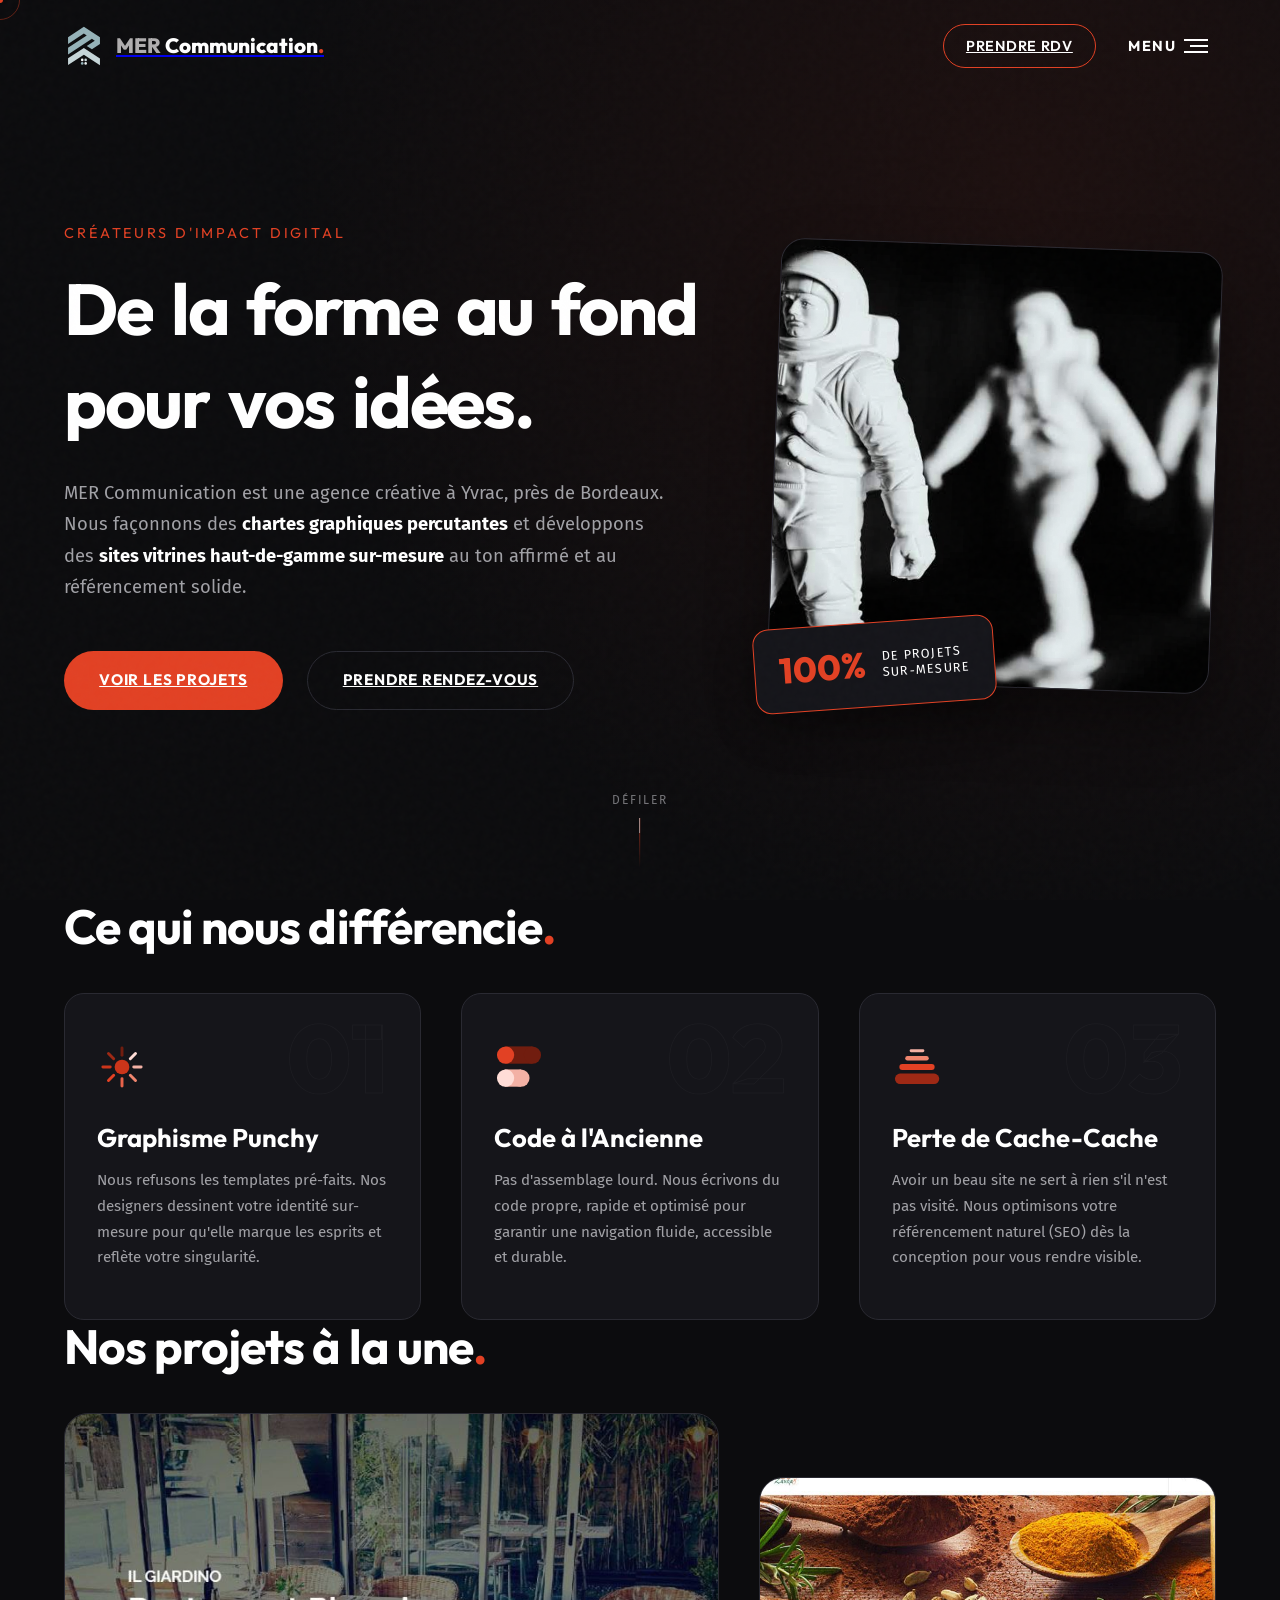
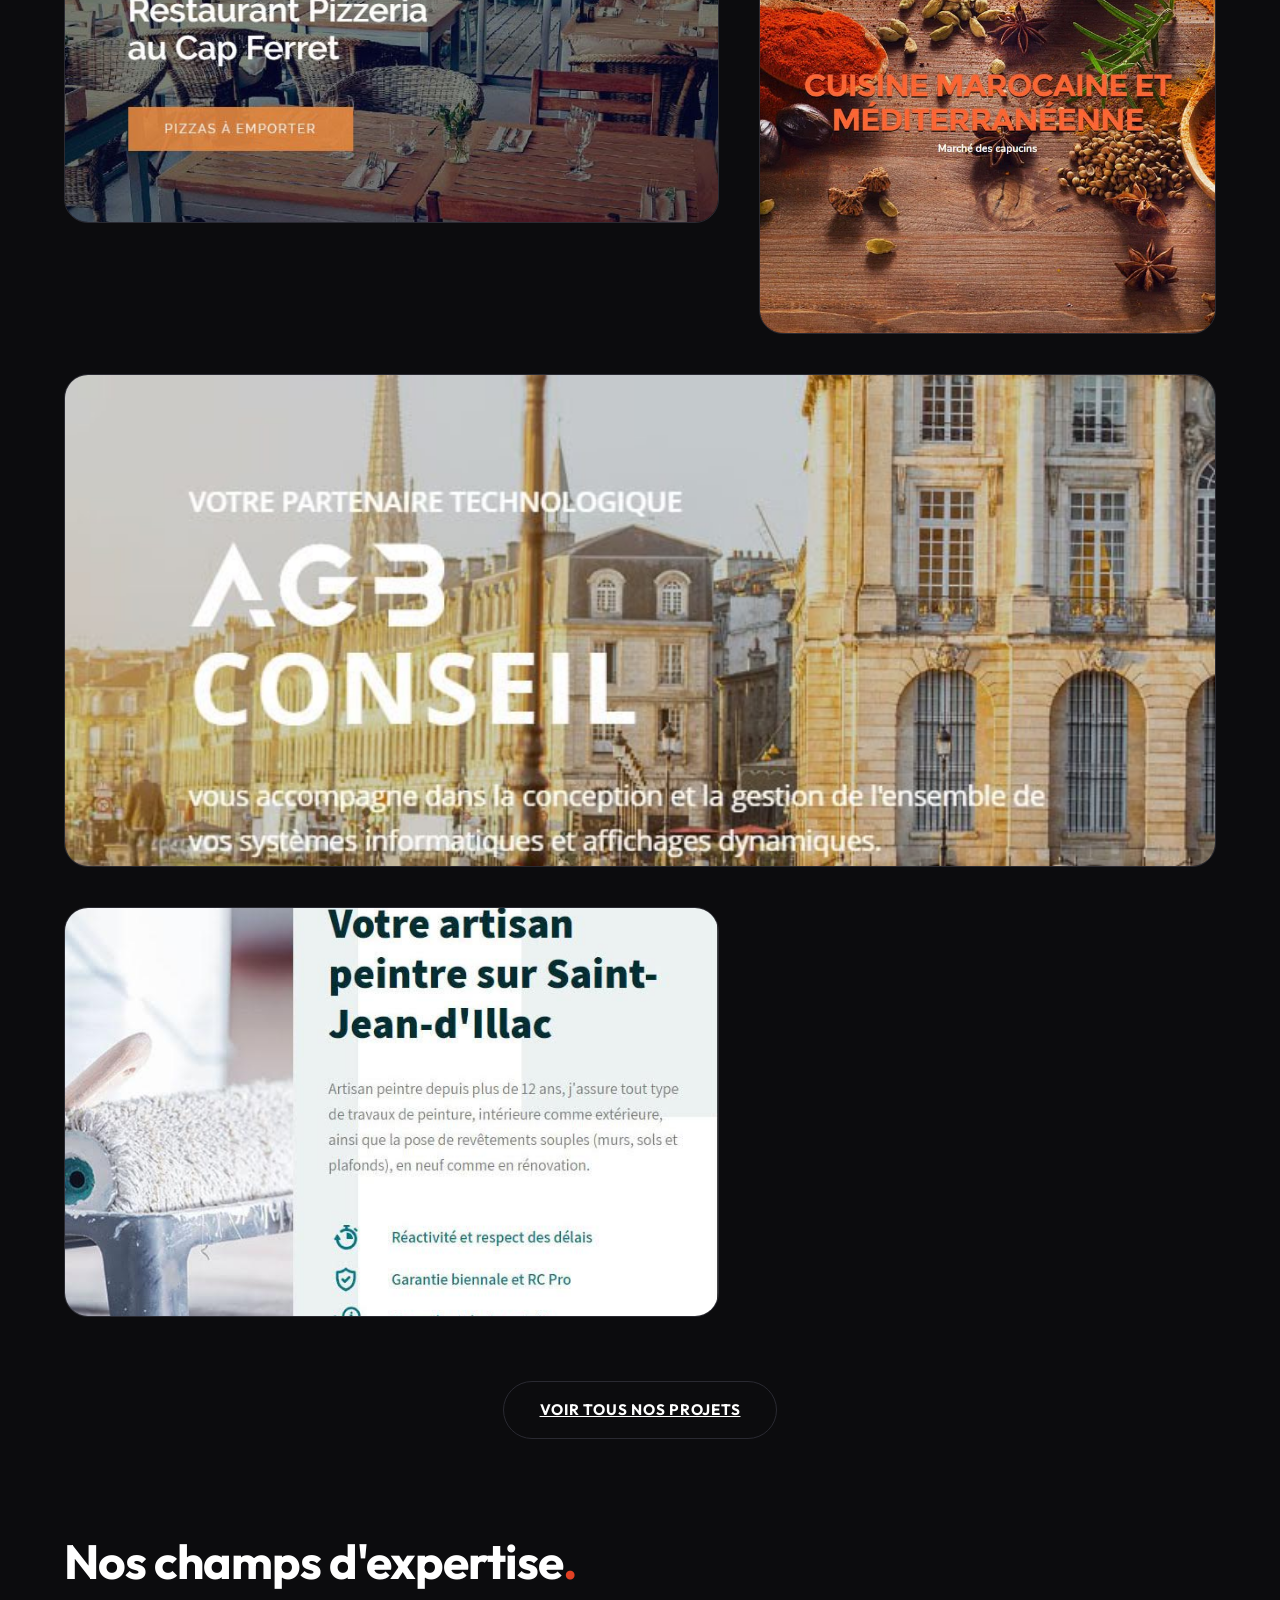
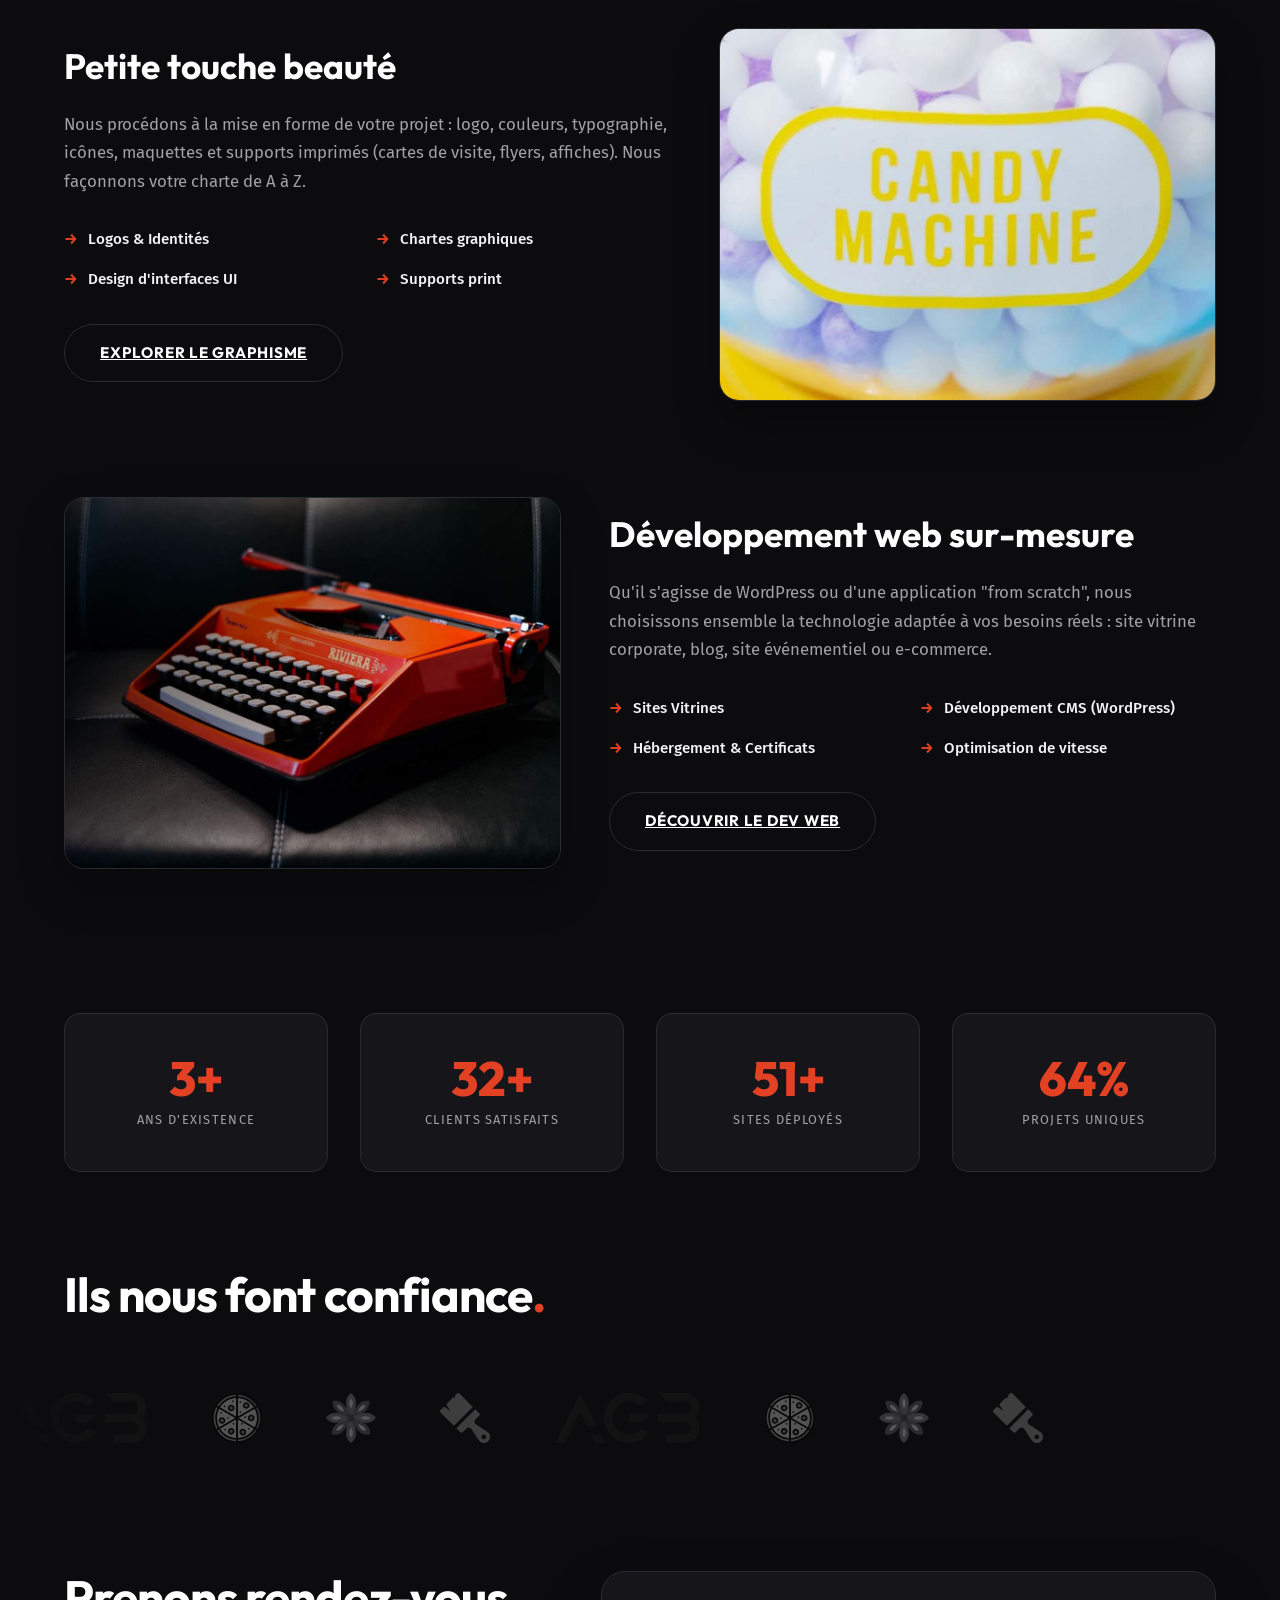
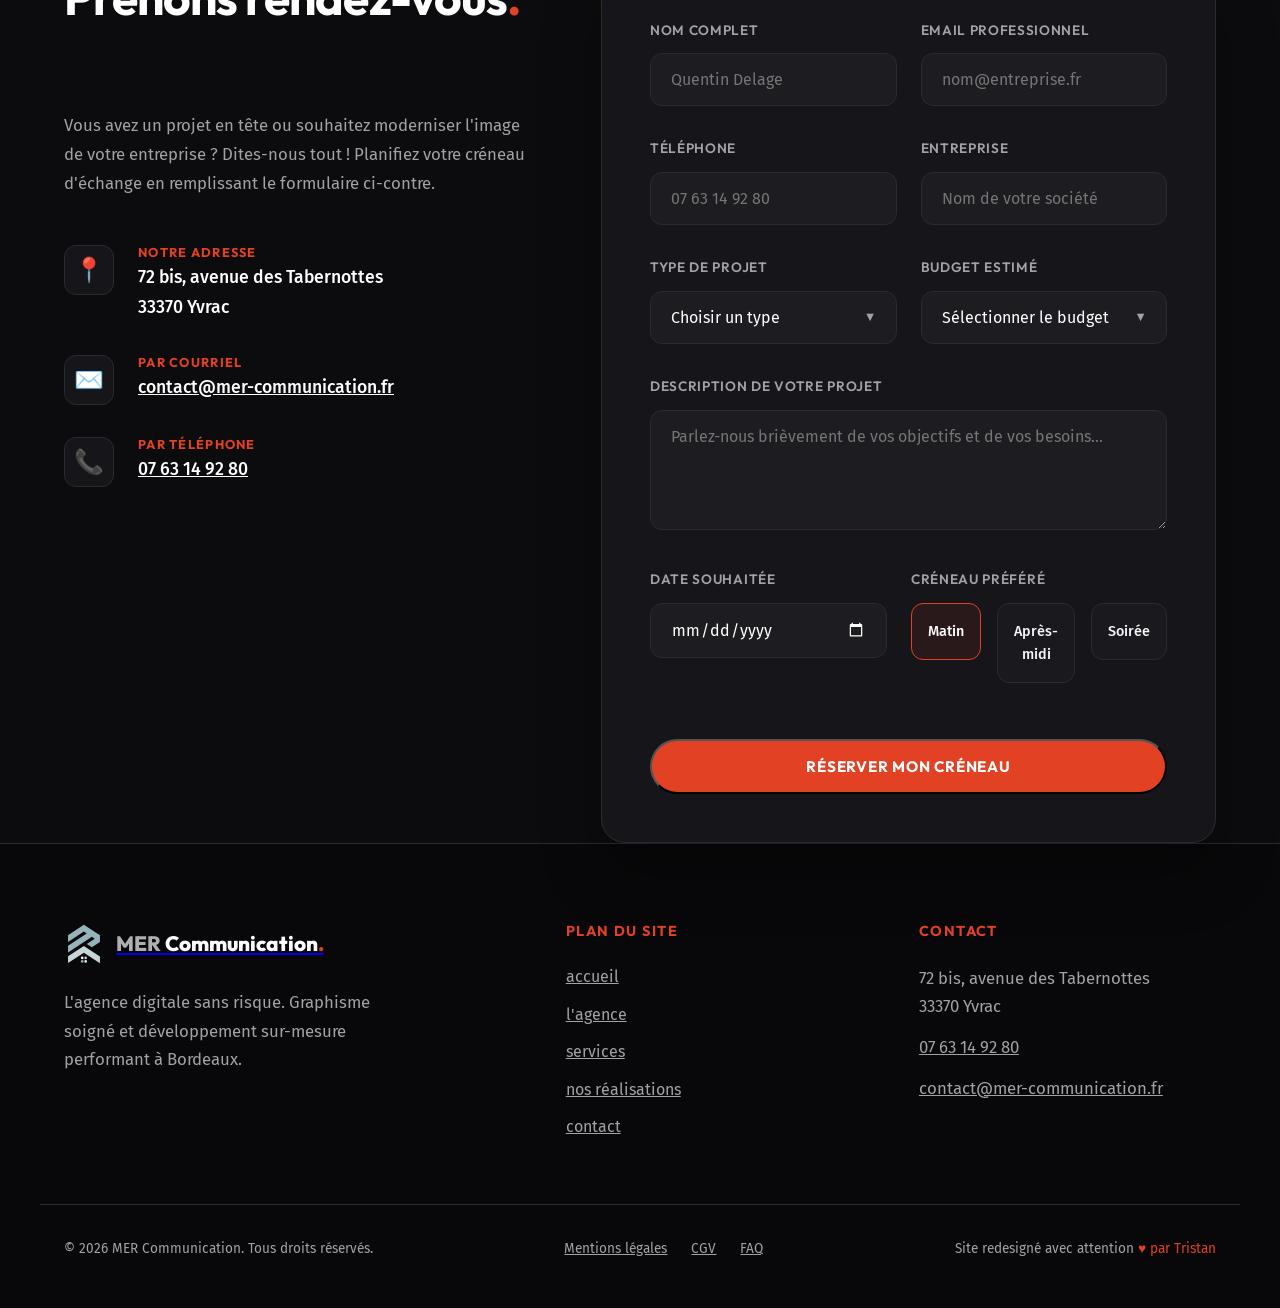
<file: index.html>
<!DOCTYPE html>
<html lang="fr">
<head>
  <meta charset="utf-8" />
  <meta name="viewport" content="width=device-width, initial-scale=1.0" />
  <title>MER Communication | Agence de communication digitale & print à Bordeaux</title>
  
  <meta name="description" content="MER Communication est une agence de communication digitale haut-de-gamme et punchy à Bordeaux. Spécialiste du graphisme sur-mesure et du développement de sites vitrines d'exception." />
  <meta name="keywords" content="agence communication Bordeaux, graphisme sur-mesure, developpement web, site vitrine, SEO, MER Communication" />
  
  <!-- Open Graph -->
  <meta property="og:title" content="MER Communication | Agence de communication digitale & print à Bordeaux" />
  <meta property="og:description" content="Découvrez notre vision de la communication : sur-mesure, percutante et sans risque." />
  <meta property="og:type" content="website" />
  <meta property="og:url" content="https://mer-communication.fr" />
  <meta property="og:image" content="https://mer-communication.fr/images/photos/astronaut.jpg" />
  <link rel="canonical" href="https://mer-communication.fr" />

  <!-- Favicon -->
  <link rel="icon" href="./images/icons/icone-mer-com-dk.svg" type="image/svg+xml" />
  
  <!-- Stylesheets -->
  <link rel="stylesheet" href="./style.css" />

  <!-- Schema.org JSON-LD -->
  <script type="application/ld+json">
  {
    "@context": "https://schema.org",
    "@type": "LocalBusiness",
    "name": "MER Communication",
    "description": "MER Communication est une agence digitale sur Bordeaux spécialisée dans la réalisation de sites vitrine sur-mesure.",
    "url": "https://mer-communication.fr",
    "telephone": "07 63 14 92 80",
    "address": {
      "@type": "PostalAddress",
      "streetAddress": "72 bis, avenue des Tabernottes",
      "addressLocality": "Yvrac",
      "postalCode": "33370",
      "addressCountry": "FR"
    }
  }
  </script>
</head>
<body>

  <!-- Grain Overlay -->
  <div class="grain-overlay"></div>

  <!-- Page Transition Layer -->
  <div id="transition-layer" class="transition-layer"></div>

  <!-- Custom Cursor -->
  <div id="custom-cursor-dot"></div>
  <div id="custom-cursor-circle"><span>voir</span></div>

  <!-- Navigation Progress Bar -->
  <div id="scroll-progress"></div>

  <!-- Site Header -->
  <header id="site-header" class="site-header">
    <div class="container header-container">
      <a href="./index.html" class="logo-link">
        <img src="./images/icons/icone-reseau-mer-lg.svg" alt="MER Communication" class="logo-img" />
        <span class="logo-text"><span class="muted-mer">MER</span> Communication<span>.</span></span>
      </a>
      
      <div class="nav-actions">
        <a href="./contact.html" class="nav-rdv-btn">Prendre RDV</a>
        <button id="menu-btn" class="menu-btn" aria-label="Menu Toggle">
          <span>Menu</span>
          <div class="hamburger">
            <span></span>
            <span></span>
            <span></span>
          </div>
        </button>
      </div>
    </div>
  </header>

  <!-- Fullscreen Menu Overlay -->
  <nav id="menu-overlay" class="menu-overlay">
    <div class="container">
      <div class="menu-grid">
        <ul class="menu-links">
          <li class="menu-link-item"><a href="./index.html">accueil</a></li>
          <li class="menu-link-item"><a href="./agence.html">l'agence</a></li>
          <li class="menu-link-item"><a href="./services.html">nos services</a></li>
          <li class="menu-link-item"><a href="./projets.html">nos réalisations</a></li>
          <li class="menu-link-item"><a href="./contact.html">nous contacter</a></li>
        </ul>
        
        <div class="menu-info">
          <div class="menu-info-block">
            <h4>venir à l'agence</h4>
            <p>72 bis, avenue des Tabernottes<br />33370 Yvrac (Bordeaux)</p>
          </div>
          <div class="menu-info-block">
            <h4>nous écrire</h4>
            <p><a href="mailto:contact@mer-communication.fr">contact@mer-communication.fr</a></p>
          </div>
          <div class="menu-info-block">
            <h4>nous appeler</h4>
            <p><a href="tel:0763149280">07 63 14 92 80</a></p>
          </div>
          <div class="menu-info-block">
            <h4>suivez-nous</h4>
            <div class="menu-rs">
              <a href="https://facebook.com/agence.gadvert/" target="_blank" class="menu-rs-link" aria-label="Facebook">
                <img src="./images/icons/facebook-white.svg" alt="Facebook" />
              </a>
              <a href="https://twitter.com/gadvert2" target="_blank" class="menu-rs-link" aria-label="Twitter">
                <img src="./images/icons/twitter-white.svg" alt="Twitter" />
              </a>
            </div>
          </div>
        </div>
      </div>
    </div>
  </nav>

  <main>
    <!-- Hero Section -->
    <section class="hero-section">
      <div class="container hero-grid">
        <div class="hero-content">
          <span class="hero-tagline reveal">créateurs d'impact digital</span>
          <h1 class="hero-title animate-split">De la forme au fond pour vos idées.</h1>
          <p class="hero-desc reveal stagger-delay-2">
            MER Communication est une agence créative à Yvrac, près de Bordeaux. Nous façonnons des <strong>chartes graphiques percutantes</strong> et développons des <strong>sites vitrines haut-de-gamme sur-mesure</strong> au ton affirmé et au référencement solide.
          </p>
          <div class="hero-ctas reveal stagger-delay-3">
            <a href="./projets.html" class="btn btn-primary">voir les projets</a>
            <a href="./contact.html" class="btn btn-secondary">prendre rendez-vous</a>
          </div>
        </div>
        <div class="hero-visual reveal stagger-delay-3">
          <div class="hero-image-wrapper">
            <img src="./images/photos/astronaut.jpg" alt="Agence digitale lunaire sur Bordeaux - Photo Astronautes" />
          </div>
          <div class="hero-badge">
            <span class="hero-badge-number">100%</span>
            <span class="hero-badge-text">de projets<br />sur-mesure</span>
          </div>
        </div>
      </div>
      <div class="scroll-indicator">
        <span class="scroll-indicator-text">défiler</span>
        <div class="scroll-indicator-line"></div>
      </div>
    </section>

    <!-- Ce qui nous différencie Section -->
    <section id="values" class="container">
      <h2 class="reveal">Ce qui nous différencie<span class="accent-dot">.</span></h2>
      <div class="diff-grid">
        <div class="diff-card reveal stagger-delay-1">
          <span class="diff-number">01</span>
          <div class="diff-icon">
            <img src="./images/icons/graph.svg" alt="Icône Graphisme" />
          </div>
          <h3>Graphisme Punchy</h3>
          <p>
            Nous refusons les templates pré-faits. Nos designers dessinent votre identité sur-mesure pour qu'elle marque les esprits et reflète votre singularité.
          </p>
        </div>

        <div class="diff-card reveal stagger-delay-2">
          <span class="diff-number">02</span>
          <div class="diff-icon">
            <img src="./images/icons/dev.svg" alt="Icône Développement" />
          </div>
          <h3>Code à l'Ancienne</h3>
          <p>
            Pas d'assemblage lourd. Nous écrivons du code propre, rapide et optimisé pour garantir une navigation fluide, accessible et durable.
          </p>
        </div>

        <div class="diff-card reveal stagger-delay-3">
          <span class="diff-number">03</span>
          <div class="diff-icon">
            <img src="./images/icons/ref.svg" alt="Icône Référencement" />
          </div>
          <h3>Perte de Cache-Cache</h3>
          <p>
            Avoir un beau site ne sert à rien s'il n'est pas visité. Nous optimisons votre référencement naturel (SEO) dès la conception pour vous rendre visible.
          </p>
        </div>
      </div>
    </section>

    <!-- Projects Section -->
    <section id="projects" class="container">
      <h2 class="reveal">Nos projets à la une<span class="accent-dot">.</span></h2>
      <div class="projects-grid">
        <!-- Project 1: Il Giardino -->
        <a href="./projet-ilgiardino.html" class="project-card reveal stagger-delay-1">
          <div class="project-image">
            <img src="./images/projets/unes/ilgiardino-tab.jpg" alt="ilgiardino-ferret.fr, site web réalisé par l'agence MER Communication" />
          </div>
          <div class="project-overlay">
            <span class="project-category">webdesign & wordpress</span>
            <h3>Il Giardino</h3>
            <p class="project-desc">Site vitrine one-page haut-de-gamme pour une trattoria d'exception au Cap Ferret.</p>
          </div>
        </a>

        <!-- Project 2: Zanqa 8 -->
        <a href="./projet-zanqa8.html" class="project-card reveal stagger-delay-2">
          <div class="project-image">
            <img src="./images/projets/unes/zanqa8-tab.jpg" alt="zanqa8.fr, site web réalisé par l'agence MER Communication" />
          </div>
          <div class="project-overlay">
            <span class="project-category">identité & wordpress</span>
            <h3>Zanqa 8</h3>
            <p class="project-desc">Création de l'univers visuel et développement du site vitrine multi-pages.</p>
          </div>
        </a>

        <!-- Project 3: AGB Conseil -->
        <a href="./projet-agbconseil.html" class="project-card reveal stagger-delay-1">
          <div class="project-image">
            <img src="./images/projets/unes/agb-conseil-tab.jpg" alt="agbconseil.fr, site web réalisé par l'agence MER Communication" />
          </div>
          <div class="project-overlay">
            <span class="project-category">branding & développement sur-mesure</span>
            <h3>AGB Conseil</h3>
            <p class="project-desc">Identité visuelle complète, logo, maquettage, rédaction web et site sur-mesure.</p>
          </div>
        </a>

        <!-- Project 4: Entreprise Capelot -->
        <a href="./projet-capelot.html" class="project-card reveal stagger-delay-2">
          <div class="project-image">
            <img src="./images/projets/unes/entreprise-capelot-tab.jpg" alt="entreprise-capelot.fr, site web réalisé par l'agence MER Communication" />
          </div>
          <div class="project-overlay">
            <span class="project-category">webdesign & rédaction</span>
            <h3>Entreprise Capelot</h3>
            <p class="project-desc">Développement d'un site vitrine multi-pages structuré pour booster la conversion client.</p>
          </div>
        </a>
      </div>
      <div class="centered" style="margin-top: 4rem;">
        <a href="./projets.html" class="btn btn-secondary reveal">voir tous nos projets</a>
      </div>
    </section>

    <!-- Services Section -->
    <section id="services">
      <div class="container">
        <h2 class="reveal">Nos champs d'expertise<span class="accent-dot">.</span></h2>
        <div class="services-container">
          <!-- Service 1: Graphisme -->
          <div class="service-row reveal">
            <div class="service-content">
              <h3>Petite touche beauté</h3>
              <p>
                Nous procédons à la mise en forme de votre projet : logo, couleurs, typographie, icônes, maquettes et supports imprimés (cartes de visite, flyers, affiches). Nous façonnons votre charte de A à Z.
              </p>
              <ul class="service-features">
                <li>Logos & Identités</li>
                <li>Chartes graphiques</li>
                <li>Design d'interfaces UI</li>
                <li>Supports print</li>
              </ul>
              <a href="./services.html" class="btn btn-secondary" style="margin-top: 2rem;">explorer le graphisme</a>
            </div>
            <div class="service-visual">
              <img src="./images/photos/candymachine.jpg" alt="Graphisme sur Bordeaux - Agence digitale MER Communication" />
            </div>
          </div>

          <!-- Service 2: Développement -->
          <div class="service-row reveal">
            <div class="service-content">
              <h3>Développement web sur-mesure</h3>
              <p>
                Qu'il s'agisse de WordPress ou d'une application "from scratch", nous choisissons ensemble la technologie adaptée à vos besoins réels : site vitrine corporate, blog, site événementiel ou e-commerce.
              </p>
              <ul class="service-features">
                <li>Sites Vitrines</li>
                <li>Développement CMS (WordPress)</li>
                <li>Hébergement & Certificats</li>
                <li>Optimisation de vitesse</li>
              </ul>
              <a href="./services.html" class="btn btn-secondary" style="margin-top: 2rem;">découvrir le dev web</a>
            </div>
            <div class="service-visual">
              <img src="./images/photos/dev-web.jpg" alt="Développeurs web sur Bordeaux - Agence digitale MER Communication" />
            </div>
          </div>
        </div>
      </div>
    </section>

    <!-- Stats Section -->
    <section id="stats" class="container">
      <div class="about-stats">
        <div class="stat-item reveal stagger-delay-1">
          <div class="stat-number"><span class="counter" data-target="6">0</span>+</div>
          <div class="stat-text">ans d'existence</div>
        </div>
        <div class="stat-item reveal stagger-delay-2">
          <div class="stat-number"><span class="counter" data-target="50">0</span>+</div>
          <div class="stat-text">clients satisfaits</div>
        </div>
        <div class="stat-item reveal stagger-delay-3">
          <div class="stat-number"><span class="counter" data-target="80">0</span>+</div>
          <div class="stat-text">sites déployés</div>
        </div>
        <div class="stat-item reveal stagger-delay-4">
          <div class="stat-number"><span class="counter" data-target="100">0</span>%</div>
          <div class="stat-text">projets uniques</div>
        </div>
      </div>
    </section>

    <!-- Client Logos Section -->
    <section id="clients">
      <div class="container">
        <h2 class="reveal">Ils nous font confiance<span class="accent-dot">.</span></h2>
      </div>
      <div class="logo-carousel-container reveal">
        <div class="logo-carousel-track">
          <!-- Repeat logos to create seamless loop -->
          <div class="client-logo-item"><img src="./images/projets/unes/logo-agb.svg" alt="AGB Logo" /></div>
          <div class="client-logo-item"><img src="./images/projets/unes/pizza.svg" alt="Il Giardino Pizza" /></div>
          <div class="client-logo-item"><img src="./images/projets/unes/anis.svg" alt="Zanqa 8 Spice" /></div>
          <div class="client-logo-item"><img src="./images/projets/unes/pinceau.svg" alt="Capelot Paint" /></div>
          <!-- Second set for loop -->
          <div class="client-logo-item"><img src="./images/projets/unes/logo-agb.svg" alt="AGB Logo" /></div>
          <div class="client-logo-item"><img src="./images/projets/unes/pizza.svg" alt="Il Giardino Pizza" /></div>
          <div class="client-logo-item"><img src="./images/projets/unes/anis.svg" alt="Zanqa 8 Spice" /></div>
          <div class="client-logo-item"><img src="./images/projets/unes/pinceau.svg" alt="Capelot Paint" /></div>
        </div>
      </div>
    </section>

    <!-- Appointment Booking Form Section -->
    <section id="rdv" class="container reveal">
      <div class="contact-grid">
        <div class="contact-details-col">
          <h2>Prenons rendez-vous<span class="accent-dot">.</span></h2>
          <p>
            Vous avez un projet en tête ou souhaitez moderniser l'image de votre entreprise ? Dites-nous tout ! Planifiez votre créneau d'échange en remplissant le formulaire ci-contre.
          </p>
          <div class="contact-info-list">
            <div class="contact-info-card">
              <div class="contact-info-icon"><span>📍</span></div>
              <div class="contact-info-text">
                <h4>notre adresse</h4>
                <p>72 bis, avenue des Tabernottes<br />33370 Yvrac</p>
              </div>
            </div>
            <div class="contact-info-card">
              <div class="contact-info-icon"><span>✉️</span></div>
              <div class="contact-info-text">
                <h4>par courriel</h4>
                <p><a href="mailto:contact@mer-communication.fr">contact@mer-communication.fr</a></p>
              </div>
            </div>
            <div class="contact-info-card">
              <div class="contact-info-icon"><span>📞</span></div>
              <div class="contact-info-text">
                <h4>par téléphone</h4>
                <p><a href="tel:0763149280">07 63 14 92 80</a></p>
              </div>
            </div>
          </div>
        </div>

        <div class="rdv-form-wrapper">
          <form id="rdv-form" action="#" method="POST">
            <div class="form-row">
              <div class="form-group">
                <label class="form-label" for="fullname">Nom complet</label>
                <input class="form-input" type="text" id="fullname" name="fullname" placeholder="Quentin Delage" required />
              </div>
              <div class="form-group">
                <label class="form-label" for="email">Email professionnel</label>
                <input class="form-input" type="email" id="email" name="email" placeholder="nom@entreprise.fr" required />
              </div>
            </div>

            <div class="form-row">
              <div class="form-group">
                <label class="form-label" for="phone">Téléphone</label>
                <input class="form-input" type="tel" id="phone" name="phone" placeholder="07 63 14 92 80" required />
              </div>
              <div class="form-group">
                <label class="form-label" for="company">Entreprise</label>
                <input class="form-input" type="text" id="company" name="company" placeholder="Nom de votre société" required />
              </div>
            </div>

            <div class="form-row">
              <div class="form-group">
                <label class="form-label" for="project-type">Type de projet</label>
                <div class="form-select-wrapper">
                  <select class="form-input form-select" id="project-type" name="project-type" required>
                    <option value="" disabled selected>Choisir un type</option>
                    <option value="identity">Identité visuelle / Logo</option>
                    <option value="web">Création de Site Web</option>
                    <option value="seo">Optimisation Référencement (SEO)</option>
                    <option value="print">Supports Print / Affiches</option>
                    <option value="other">Autre prestation</option>
                  </select>
                </div>
              </div>
              <div class="form-group">
                <label class="form-label" for="budget">Budget estimé</label>
                <div class="form-select-wrapper">
                  <select class="form-input form-select" id="budget" name="budget" required>
                    <option value="" disabled selected>Sélectionner le budget</option>
                    <option value="under-1k">Moins de 1 000 €</option>
                    <option value="1k-5k">1 000 € - 5 000 €</option>
                    <option value="5k-15k">5 000 € - 15 000 €</option>
                    <option value="above-15k">Plus de 15 000 €</option>
                  </select>
                </div>
              </div>
            </div>

            <div class="form-group">
              <label class="form-label" for="description">Description de votre projet</label>
              <textarea class="form-input" id="description" name="description" placeholder="Parlez-nous brièvement de vos objectifs et de vos besoins..." required></textarea>
            </div>

            <div class="form-row">
              <div class="form-group">
                <label class="form-label" for="pref-date">Date souhaitée</label>
                <input class="form-input" type="date" id="pref-date" name="pref-date" required />
              </div>
              <div class="form-group">
                <label class="form-label">Créneau préféré</label>
                <div class="slots-grid">
                  <div class="slot-option">
                    <input type="radio" id="slot-morning" name="pref-slot" value="morning" checked />
                    <label class="slot-label" for="slot-morning">Matin</label>
                  </div>
                  <div class="slot-option">
                    <input type="radio" id="slot-afternoon" name="pref-slot" value="afternoon" />
                    <label class="slot-label" for="slot-afternoon">Après-midi</label>
                  </div>
                  <div class="slot-option">
                    <input type="radio" id="slot-evening" name="pref-slot" value="evening" />
                    <label class="slot-label" for="slot-evening">Soirée</label>
                  </div>
                </div>
              </div>
            </div>

            <div class="submit-btn-wrapper">
              <button type="submit" class="btn btn-primary form-submit-btn">Réserver mon créneau</button>
            </div>
          </form>

          <div id="form-success" class="form-success-message">
            <div class="form-success-icon">✓</div>
            <h3>Demande enregistrée !</h3>
            <p>
              Merci pour votre demande. Quentin ou un membre de notre équipe reviendra vers vous sous 24h ouvrées pour vous confirmer le rendez-vous.
            </p>
          </div>
        </div>
      </div>
    </section>
  </main>

  <!-- Footer -->
  <footer class="site-footer">
    <div class="container footer-grid">
      <div class="footer-brand">
        <a href="./index.html" class="logo-link">
          <img src="./images/icons/icone-reseau-mer-lg.svg" alt="MER Communication" class="logo-img" />
          <span class="logo-text"><span class="muted-mer">MER</span> Communication<span>.</span></span>
        </a>
        <p class="footer-tagline">
          L'agence digitale sans risque. Graphisme soigné et développement sur-mesure performant à Bordeaux.
        </p>
      </div>
      
      <div class="footer-links">
        <h4>plan du site</h4>
        <ul>
          <li><a href="./index.html">accueil</a></li>
          <li><a href="./agence.html">l'agence</a></li>
          <li><a href="./services.html">services</a></li>
          <li><a href="./projets.html">nos réalisations</a></li>
          <li><a href="./contact.html">contact</a></li>
        </ul>
      </div>

      <div class="footer-contact">
        <h4>contact</h4>
        <address>
          <p>72 bis, avenue des Tabernottes<br />33370 Yvrac</p>
          <p><a href="tel:0763149280">07 63 14 92 80</a></p>
          <p><a href="mailto:contact@mer-communication.fr">contact@mer-communication.fr</a></p>
        </address>
      </div>
    </div>

    <div class="container footer-bottom">
      <p>&copy; 2026 MER Communication. Tous droits réservés.</p>
      <div class="footer-bottom-links">
        <a href="#">Mentions légales</a>
        <a href="#">CGV</a>
        <a href="#">FAQ</a>
      </div>
      <p class="footer-love">Site redesigné avec attention <span>♥ par Tristan</span></p>
    </div>
  </footer>

  <!-- Scripts -->
  <script src="./script.js"></script>
</body>
</html>
</file>
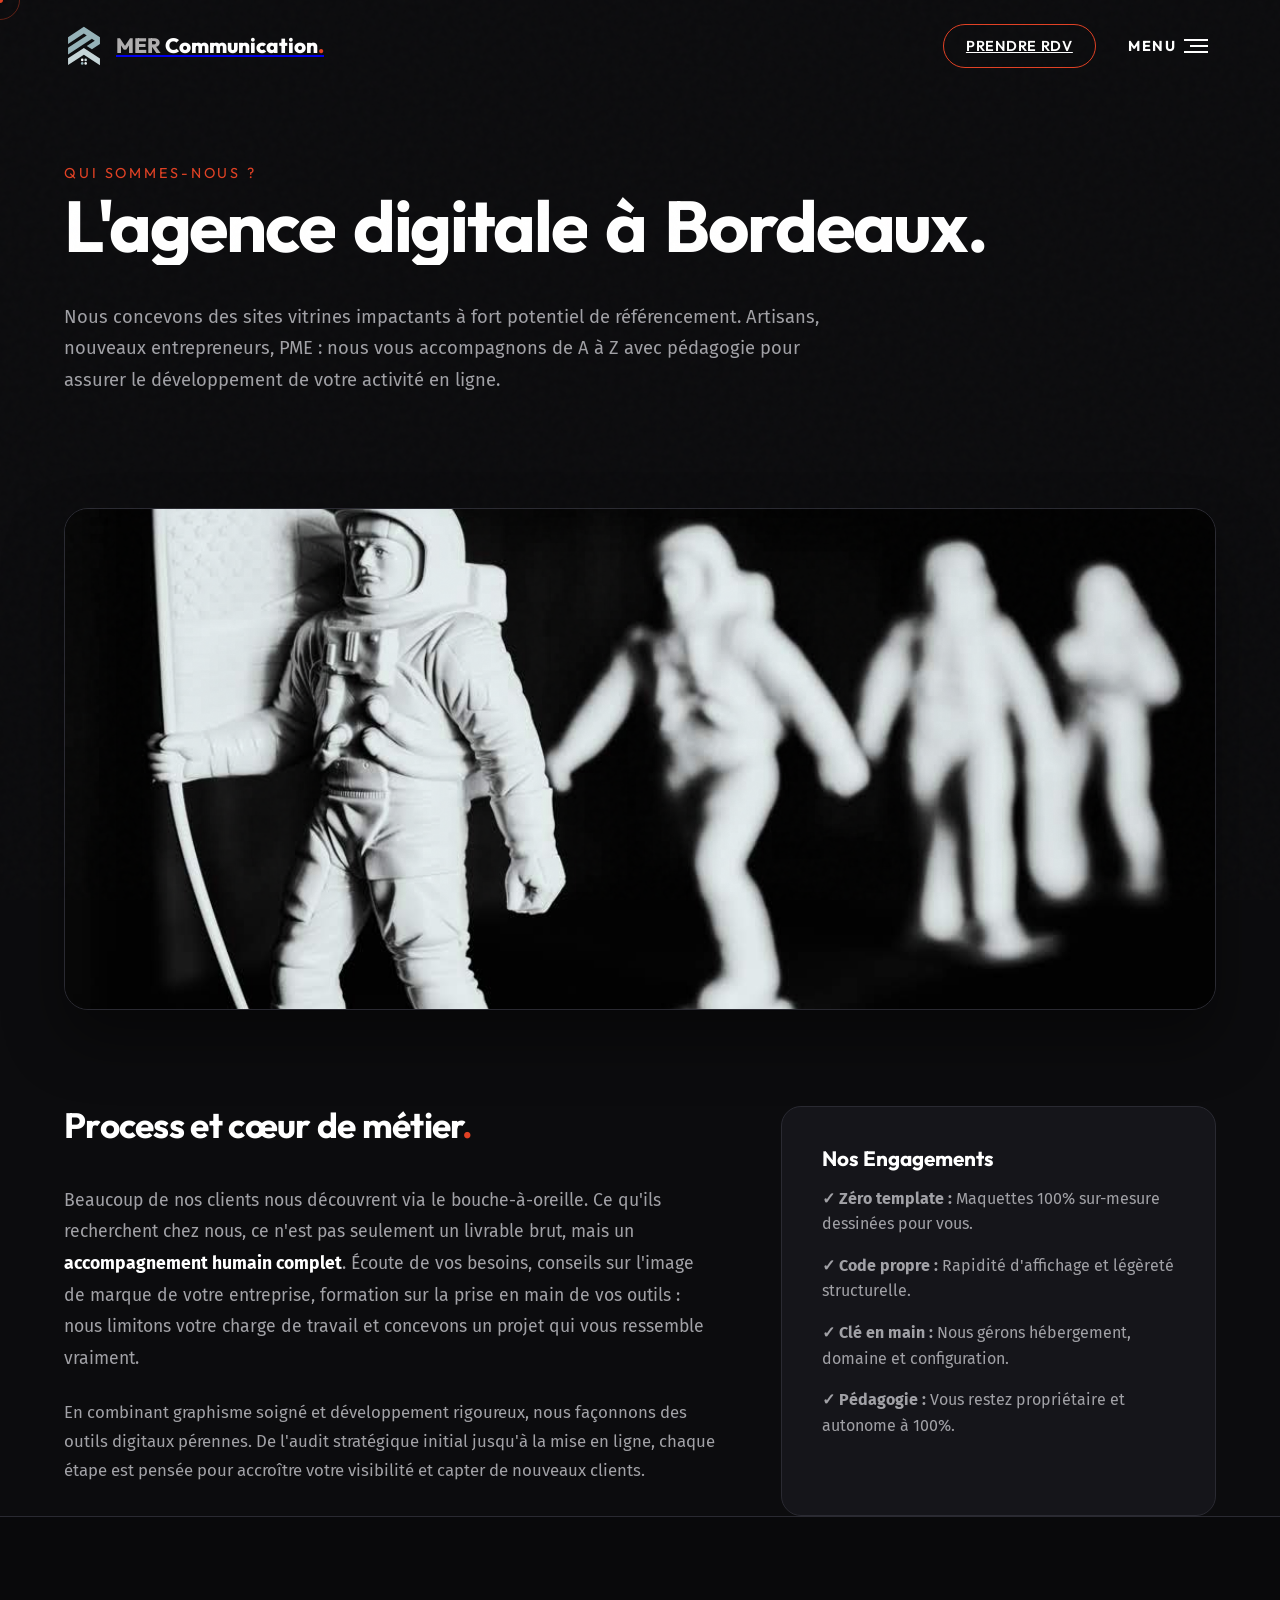
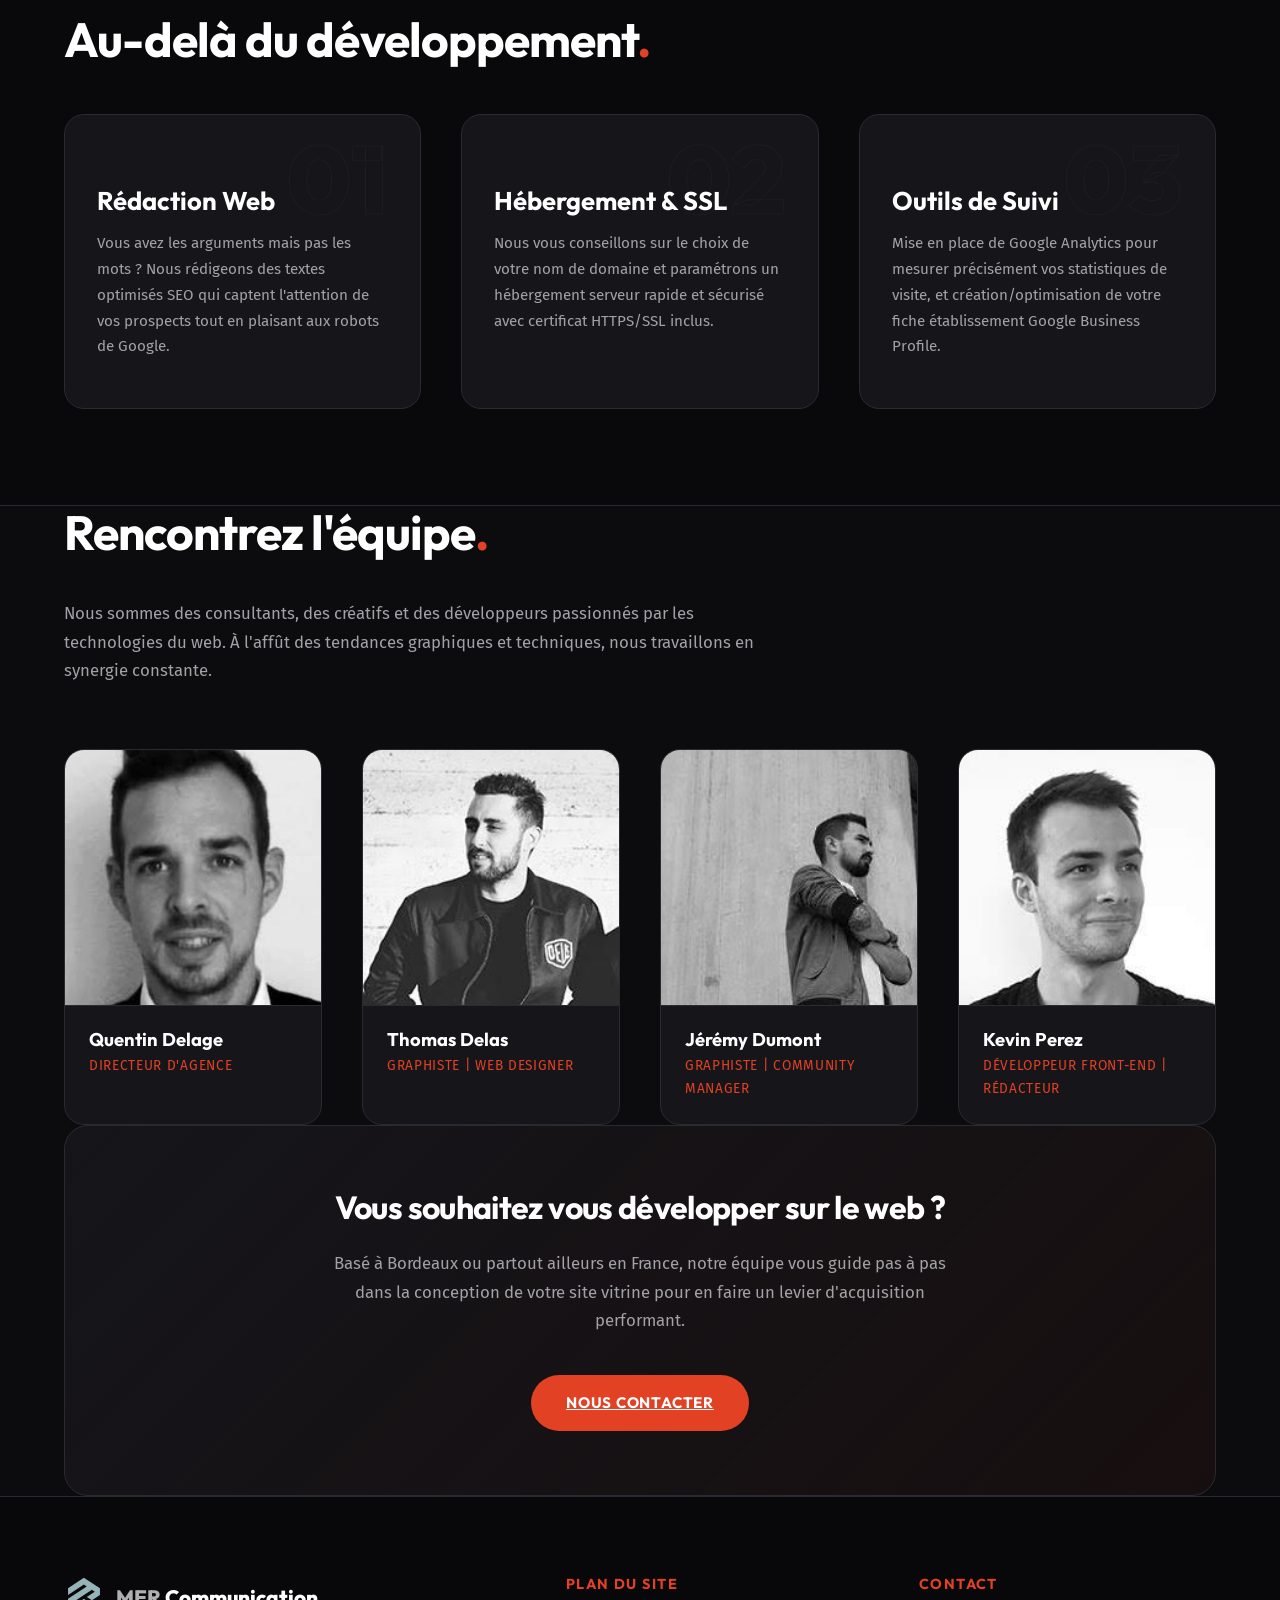
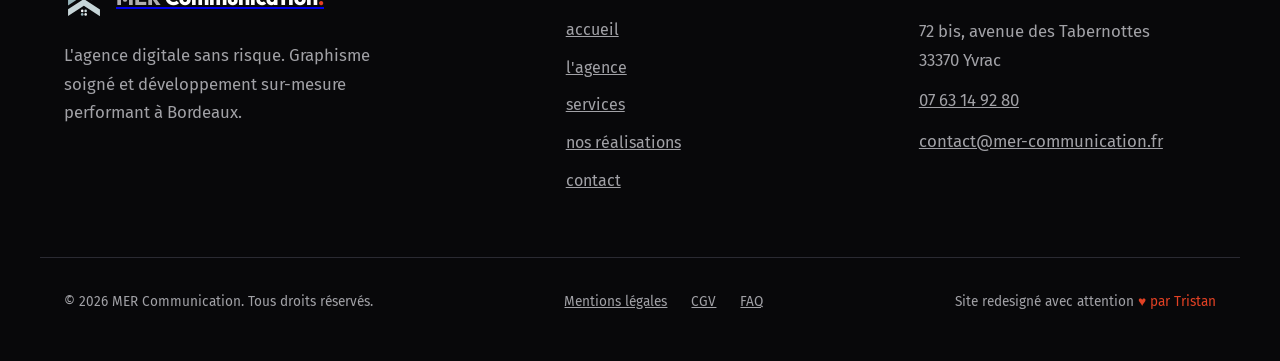
<file: agence.html>
<!DOCTYPE html>
<html lang="fr">
<head>
  <meta charset="utf-8" />
  <meta name="viewport" content="width=device-width, initial-scale=1.0" />
  <title>L'agence | MER Communication | Agence Digitale Bordeaux</title>
  
  <meta name="description" content="Découvrez l'équipe et le savoir-faire de MER Communication, agence de communication digitale à Bordeaux. Rencontrez nos experts en graphisme, dev web et SEO." />
  <meta name="keywords" content="équipe agence communication, Quentin Delage, Thomas Delas, Jérémy Dumont, Kevin Perez, MER Communication Bordeaux" />
  
  <!-- Open Graph -->
  <meta property="og:title" content="L'agence | MER Communication" />
  <meta property="og:description" content="Rencontrez notre équipe de créateurs et techniciens passionnés à Bordeaux." />
  <meta property="og:type" content="website" />
  <meta property="og:url" content="https://mer-communication.fr/agence.html" />
  <meta property="og:image" content="https://mer-communication.fr/images/photos/portrait.jpg" />
  <link rel="canonical" href="https://mer-communication.fr/agence.html" />

  <!-- Favicon -->
  <link rel="icon" href="./images/icons/icone-mer-com-dk.svg" type="image/svg+xml" />
  
  <!-- Stylesheets -->
  <link rel="stylesheet" href="./style.css" />
</head>
<body>

  <!-- Grain Overlay -->
  <div class="grain-overlay"></div>

  <!-- Page Transition Layer -->
  <div id="transition-layer" class="transition-layer"></div>

  <!-- Custom Cursor -->
  <div id="custom-cursor-dot"></div>
  <div id="custom-cursor-circle"><span>voir</span></div>

  <!-- Navigation Progress Bar -->
  <div id="scroll-progress"></div>

  <!-- Site Header -->
  <header id="site-header" class="site-header">
    <div class="container header-container">
      <a href="./index.html" class="logo-link">
        <img src="./images/icons/icone-reseau-mer-lg.svg" alt="MER Communication" class="logo-img" />
        <span class="logo-text"><span class="muted-mer">MER</span> Communication<span>.</span></span>
      </a>
      
      <div class="nav-actions">
        <a href="./contact.html" class="nav-rdv-btn">Prendre RDV</a>
        <button id="menu-btn" class="menu-btn" aria-label="Menu Toggle">
          <span>Menu</span>
          <div class="hamburger">
            <span></span>
            <span><span></span></span>
            <span></span>
          </div>
        </button>
      </div>
    </div>
  </header>

  <!-- Fullscreen Menu Overlay -->
  <nav id="menu-overlay" class="menu-overlay">
    <div class="container">
      <div class="menu-grid">
        <ul class="menu-links">
          <li class="menu-link-item"><a href="./index.html">accueil</a></li>
          <li class="menu-link-item"><a href="./agence.html">l'agence</a></li>
          <li class="menu-link-item"><a href="./services.html">nos services</a></li>
          <li class="menu-link-item"><a href="./projets.html">nos réalisations</a></li>
          <li class="menu-link-item"><a href="./contact.html">nous contacter</a></li>
        </ul>
        
        <div class="menu-info">
          <div class="menu-info-block">
            <h4>venir à l'agence</h4>
            <p>72 bis, avenue des Tabernottes<br />33370 Yvrac (Bordeaux)</p>
          </div>
          <div class="menu-info-block">
            <h4>nous écrire</h4>
            <p><a href="mailto:contact@mer-communication.fr">contact@mer-communication.fr</a></p>
          </div>
          <div class="menu-info-block">
            <h4>nous appeler</h4>
            <p><a href="tel:0763149280">07 63 14 92 80</a></p>
          </div>
          <div class="menu-info-block">
            <h4>suivez-nous</h4>
            <div class="menu-rs">
              <a href="https://facebook.com/agence.gadvert/" target="_blank" class="menu-rs-link" aria-label="Facebook">
                <img src="./images/icons/facebook-white.svg" alt="Facebook" />
              </a>
              <a href="https://twitter.com/gadvert2" target="_blank" class="menu-rs-link" aria-label="Twitter">
                <img src="./images/icons/twitter-white.svg" alt="Twitter" />
              </a>
            </div>
          </div>
        </div>
      </div>
    </div>
  </nav>

  <main>
    <!-- Header Hero Section -->
    <section class="project-header-section container">
      <span class="hero-tagline reveal">qui sommes-nous ?</span>
      <h1 class="reveal animate-split">L'agence digitale à Bordeaux.</h1>
      <p class="hero-desc reveal stagger-delay-1" style="max-width: 800px; margin-top: 1.5rem;">
        Nous concevons des sites vitrines impactants à fort potentiel de référencement. Artisans, nouveaux entrepreneurs, PME : nous vous accompagnons de A à Z avec pédagogie pour assurer le développement de votre activité en ligne.
      </p>
    </section>

    <!-- Main Content Section -->
    <section class="container" style="padding-top: 0;">
      <div class="project-hero-media reveal">
        <!-- We use the Astronaut photo here as a beautiful widescreen intro banner -->
        <img src="./images/photos/astronaut.jpg" alt="Equipe de guerriers de la communication digitale" style="width: 100%; max-height: 500px; object-fit: cover;" />
      </div>

      <div class="project-content-grid" style="margin-top: 4rem;">
        <div class="project-content-main reveal">
          <h2>Process et cœur de métier<span class="accent-dot">.</span></h2>
          <p style="margin-bottom: 1.5rem; font-size: 1.1rem; line-height: 1.8;">
            Beaucoup de nos clients nous découvrent via le bouche-à-oreille. Ce qu'ils recherchent chez nous, ce n'est pas seulement un livrable brut, mais un <strong>accompagnement humain complet</strong>. Écoute de vos besoins, conseils sur l'image de marque de votre entreprise, formation sur la prise en main de vos outils : nous limitons votre charge de travail et concevons un projet qui vous ressemble vraiment.
          </p>
          <p style="margin-bottom: 2rem;">
            En combinant graphisme soigné et développement rigoureux, nous façonnons des outils digitaux pérennes. De l'audit stratégique initial jusqu'à la mise en ligne, chaque étape est pensée pour accroître votre visibilité et capter de nouveaux clients.
          </p>
        </div>

        <div class="project-meta-item reveal stagger-delay-1" style="background-color: var(--color-card); border: 1px solid var(--color-border); padding: 2.5rem; border-radius: 20px;">
          <h3 style="font-size: 1.3rem; margin-bottom: 1rem; color: #fff;">Nos Engagements</h3>
          <ul style="list-style: none; display: flex; flex-direction: column; gap: 1rem; color: var(--color-text-muted);">
            <li><strong>✓ Zéro template :</strong> Maquettes 100% sur-mesure dessinées pour vous.</li>
            <li><strong>✓ Code propre :</strong> Rapidité d'affichage et légèreté structurelle.</li>
            <li><strong>✓ Clé en main :</strong> Nous gérons hébergement, domaine et configuration.</li>
            <li><strong>✓ Pédagogie :</strong> Vous restez propriétaire et autonome à 100%.</li>
          </ul>
        </div>
      </div>
    </section>

    <!-- Detailed Process Cards (Values & workflow details) -->
    <section id="process-details" style="background-color: #09090b; border-top: 1px solid var(--color-border); border-bottom: 1px solid var(--color-border);">
      <div class="container">
        <h2 class="reveal">Au-delà du développement<span class="accent-dot">.</span></h2>
        <div class="diff-grid" style="margin-top: 3rem;">
          <div class="diff-card reveal stagger-delay-1">
            <span class="diff-number">01</span>
            <h3 style="margin-top: 1.5rem;">Rédaction Web</h3>
            <p>
              Vous avez les arguments mais pas les mots ? Nous rédigeons des textes optimisés SEO qui captent l'attention de vos prospects tout en plaisant aux robots de Google.
            </p>
          </div>

          <div class="diff-card reveal stagger-delay-2">
            <span class="diff-number">02</span>
            <h3 style="margin-top: 1.5rem;">Hébergement & SSL</h3>
            <p>
              Nous vous conseillons sur le choix de votre nom de domaine et paramétrons un hébergement serveur rapide et sécurisé avec certificat HTTPS/SSL inclus.
            </p>
          </div>

          <div class="diff-card reveal stagger-delay-3">
            <span class="diff-number">03</span>
            <h3 style="margin-top: 1.5rem;">Outils de Suivi</h3>
            <p>
              Mise en place de Google Analytics pour mesurer précisément vos statistiques de visite, et création/optimisation de votre fiche établissement Google Business Profile.
            </p>
          </div>
        </div>
      </div>
    </section>

    <!-- Team Section -->
    <section id="team" class="container">
      <h2 class="reveal">Rencontrez l'équipe<span class="accent-dot">.</span></h2>
      <p class="reveal" style="max-width: 700px; margin-bottom: 2rem;">
        Nous sommes des consultants, des créatifs et des développeurs passionnés par les technologies du web. À l'affût des tendances graphiques et techniques, nous travaillons en synergie constante.
      </p>
      
      <div class="team-grid">
        <!-- Quentin Delage -->
        <div class="team-card reveal stagger-delay-1">
          <div class="team-photo">
            <img src="./images/photos/portrait.jpg" alt="Quentin Delage - Directeur d'agence MER Communication" />
          </div>
          <div class="team-details">
            <h4>Quentin Delage</h4>
            <p>Directeur d'agence</p>
          </div>
        </div>

        <!-- Thomas Delas -->
        <div class="team-card reveal stagger-delay-2">
          <div class="team-photo">
            <img src="./images/photos/Thomas-Delas.jpg" alt="Thomas Delas - Graphiste & Web Designer" />
          </div>
          <div class="team-details">
            <h4>Thomas Delas</h4>
            <p>Graphiste | Web Designer</p>
          </div>
        </div>

        <!-- Jérémy Dumont -->
        <div class="team-card reveal stagger-delay-3">
          <div class="team-photo">
            <img src="./images/photos/Jeremy-Dumont.jpg" alt="Jérémy Dumont - Graphiste & Community Manager" />
          </div>
          <div class="team-details">
            <h4>Jérémy Dumont</h4>
            <p>Graphiste | Community Manager</p>
          </div>
        </div>

        <!-- Kevin Perez -->
        <div class="team-card reveal stagger-delay-4">
          <div class="team-photo">
            <img src="./images/photos/kevin1.jpg" alt="Kevin Perez - Développeur Front-End & Rédacteur web" />
          </div>
          <div class="team-details">
            <h4>Kevin Perez</h4>
            <p>Développeur Front-End | Rédacteur</p>
          </div>
        </div>
      </div>
    </section>

    <!-- CTA Section -->
    <section class="container reveal">
      <div style="background: linear-gradient(135deg, var(--color-card) 0%, rgba(var(--color-primary-rgb), 0.05) 100%); border: 1px solid var(--color-border); padding: 4rem; border-radius: 24px; text-align: center;">
        <h2 style="margin-bottom: 1.5rem; font-size: 2rem;">Vous souhaitez vous développer sur le web ?</h2>
        <p style="max-width: 650px; margin: 0 auto 2.5rem;">
          Basé à Bordeaux ou partout ailleurs en France, notre équipe vous guide pas à pas dans la conception de votre site vitrine pour en faire un levier d'acquisition performant.
        </p>
        <a href="./contact.html" class="btn btn-primary">Nous contacter</a>
      </div>
    </section>
  </main>

  <!-- Footer -->
  <footer class="site-footer">
    <div class="container footer-grid">
      <div class="footer-brand">
        <a href="./index.html" class="logo-link">
          <img src="./images/icons/icone-reseau-mer-lg.svg" alt="MER Communication" class="logo-img" />
          <span class="logo-text"><span class="muted-mer">MER</span> Communication<span>.</span></span>
        </a>
        <p class="footer-tagline">
          L'agence digitale sans risque. Graphisme soigné et développement sur-mesure performant à Bordeaux.
        </p>
      </div>
      
      <div class="footer-links">
        <h4>plan du site</h4>
        <ul>
          <li><a href="./index.html">accueil</a></li>
          <li><a href="./agence.html">l'agence</a></li>
          <li><a href="./services.html">services</a></li>
          <li><a href="./projets.html">nos réalisations</a></li>
          <li><a href="./contact.html">contact</a></li>
        </ul>
      </div>

      <div class="footer-contact">
        <h4>contact</h4>
        <address>
          <p>72 bis, avenue des Tabernottes<br />33370 Yvrac</p>
          <p><a href="tel:0763149280">07 63 14 92 80</a></p>
          <p><a href="mailto:contact@mer-communication.fr">contact@mer-communication.fr</a></p>
        </address>
      </div>
    </div>

    <div class="container footer-bottom">
      <p>&copy; 2026 MER Communication. Tous droits réservés.</p>
      <div class="footer-bottom-links">
        <a href="#">Mentions légales</a>
        <a href="#">CGV</a>
        <a href="#">FAQ</a>
      </div>
      <p class="footer-love">Site redesigné avec attention <span>♥ par Tristan</span></p>
    </div>
  </footer>

  <!-- Scripts -->
  <script src="./script.js"></script>
</body>
</html>
</file>
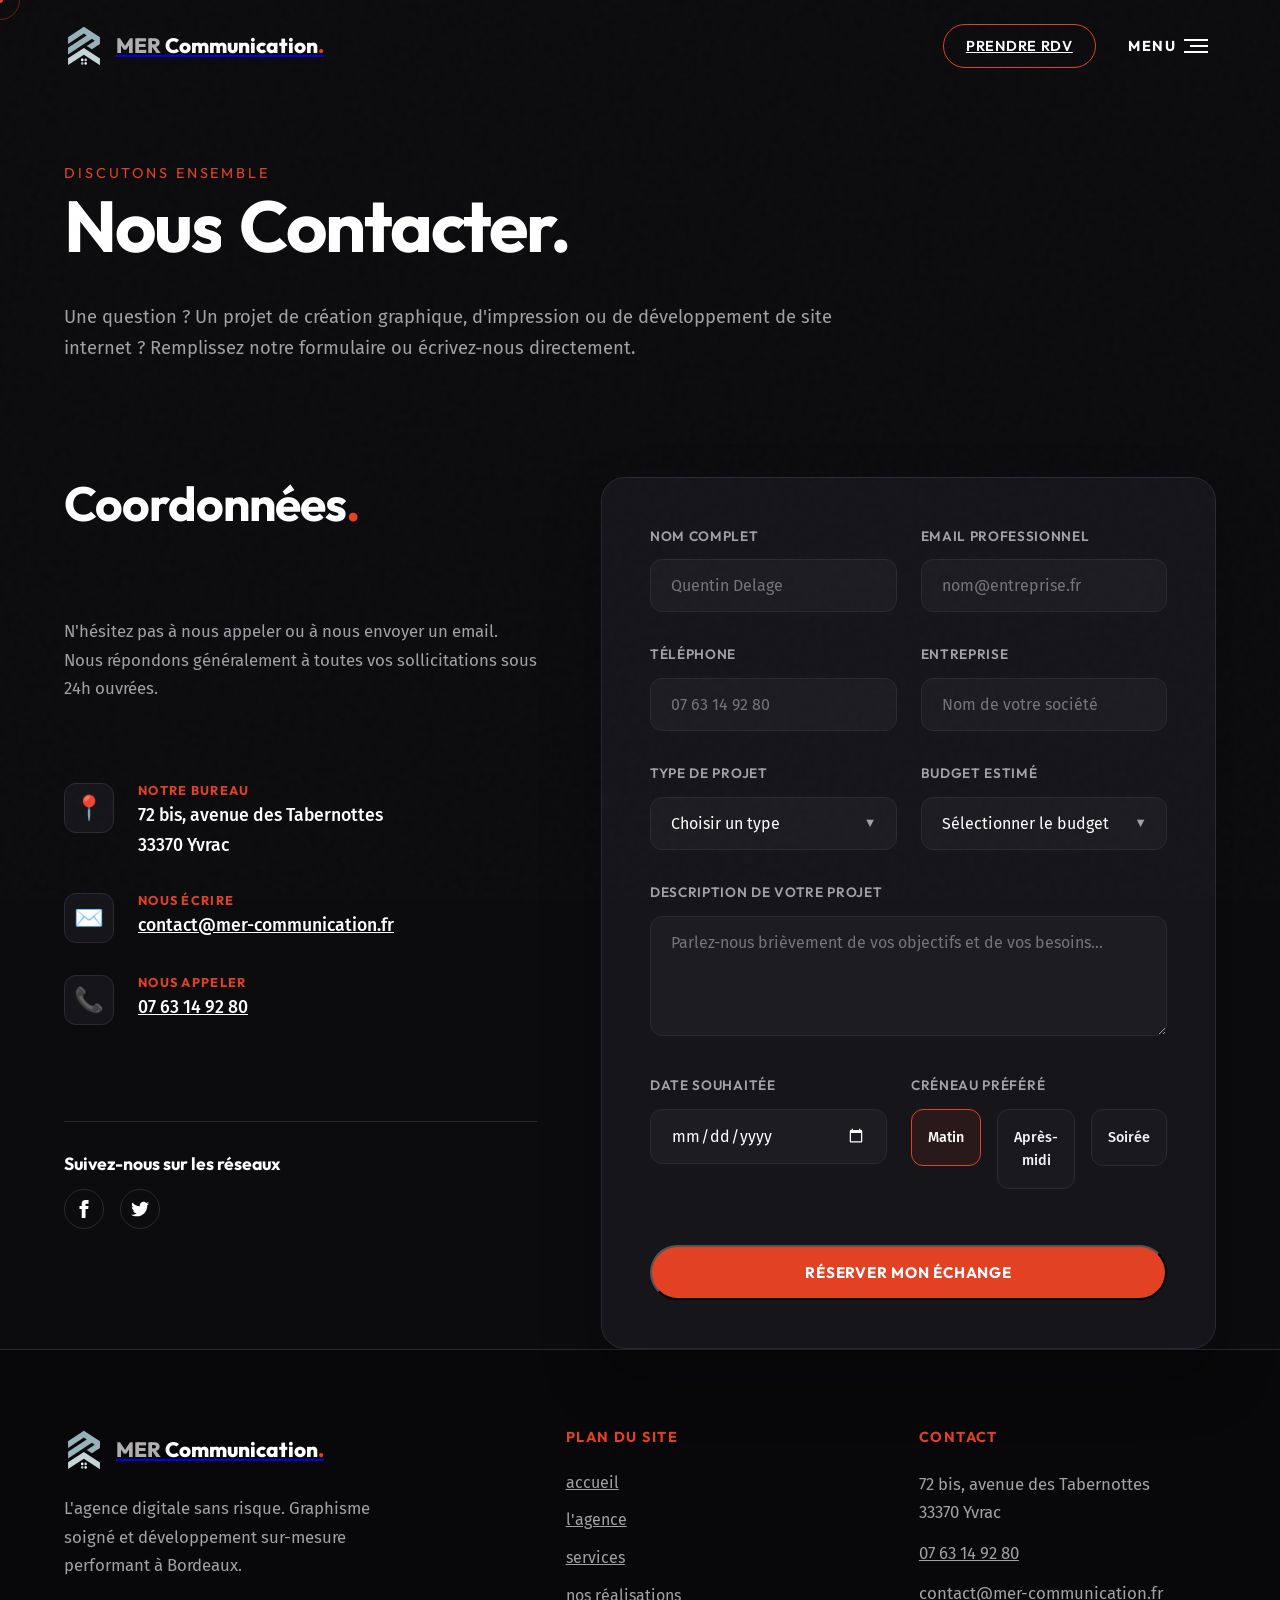
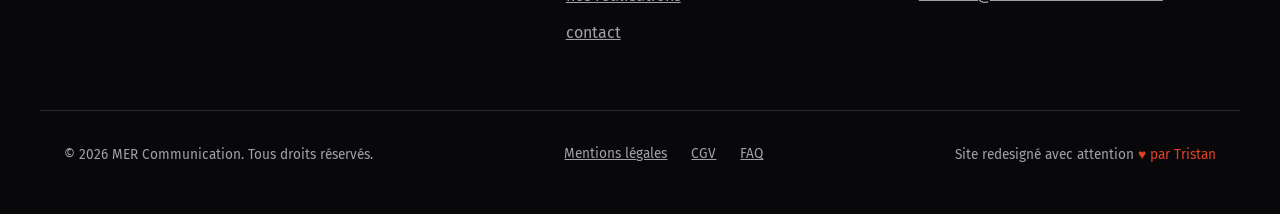
<file: contact.html>
<!DOCTYPE html>
<html lang="fr">
<head>
  <meta charset="utf-8" />
  <meta name="viewport" content="width=device-width, initial-scale=1.0" />
  <title>Nous Contacter | MER Communication | RDV Agence Digitale Bordeaux</title>
  
  <meta name="description" content="Prenez rendez-vous avec MER Communication. Remplissez notre formulaire de projet en ligne pour planifier votre créneau d'échange gratuit avec nos experts." />
  <meta name="keywords" content="contact agence communication, devis site internet, rendez-vous agence Bordeaux, MER Communication" />
  
  <!-- Open Graph -->
  <meta property="og:title" content="Nous Contacter | MER Communication" />
  <meta property="og:description" content="Planifiez un échange avec notre équipe pour discuter de vos projets de création graphique et de site web." />
  <meta property="og:type" content="website" />
  <meta property="og:url" content="https://mer-communication.fr/contact.html" />
  <meta property="og:image" content="https://mer-communication.fr/images/photos/astronaut.jpg" />
  <link rel="canonical" href="https://mer-communication.fr/contact.html" />

  <!-- Favicon -->
  <link rel="icon" href="./images/icons/icone-mer-com-dk.svg" type="image/svg+xml" />
  
  <!-- Stylesheets -->
  <link rel="stylesheet" href="./style.css" />
</head>
<body>

  <!-- Grain Overlay -->
  <div class="grain-overlay"></div>

  <!-- Page Transition Layer -->
  <div id="transition-layer" class="transition-layer"></div>

  <!-- Custom Cursor -->
  <div id="custom-cursor-dot"></div>
  <div id="custom-cursor-circle"><span>voir</span></div>

  <!-- Navigation Progress Bar -->
  <div id="scroll-progress"></div>

  <!-- Site Header -->
  <header id="site-header" class="site-header">
    <div class="container header-container">
      <a href="./index.html" class="logo-link">
        <img src="./images/icons/icone-reseau-mer-lg.svg" alt="MER Communication" class="logo-img" />
        <span class="logo-text"><span class="muted-mer">MER</span> Communication<span>.</span></span>
      </a>
      
      <div class="nav-actions">
        <a href="./contact.html" class="nav-rdv-btn">Prendre RDV</a>
        <button id="menu-btn" class="menu-btn" aria-label="Menu Toggle">
          <span>Menu</span>
          <div class="hamburger">
            <span></span>
            <span></span>
            <span></span>
          </div>
        </button>
      </div>
    </div>
  </header>

  <!-- Fullscreen Menu Overlay -->
  <nav id="menu-overlay" class="menu-overlay">
    <div class="container">
      <div class="menu-grid">
        <ul class="menu-links">
          <li class="menu-link-item"><a href="./index.html">accueil</a></li>
          <li class="menu-link-item"><a href="./agence.html">l'agence</a></li>
          <li class="menu-link-item"><a href="./services.html">nos services</a></li>
          <li class="menu-link-item"><a href="./projets.html">nos réalisations</a></li>
          <li class="menu-link-item"><a href="./contact.html">nous contacter</a></li>
        </ul>
        
        <div class="menu-info">
          <div class="menu-info-block">
            <h4>venir à l'agence</h4>
            <p>72 bis, avenue des Tabernottes<br />33370 Yvrac (Bordeaux)</p>
          </div>
          <div class="menu-info-block">
            <h4>nous écrire</h4>
            <p><a href="mailto:contact@mer-communication.fr">contact@mer-communication.fr</a></p>
          </div>
          <div class="menu-info-block">
            <h4>nous appeler</h4>
            <p><a href="tel:0763149280">07 63 14 92 80</a></p>
          </div>
          <div class="menu-info-block">
            <h4>suivez-nous</h4>
            <div class="menu-rs">
              <a href="https://facebook.com/agence.gadvert/" target="_blank" class="menu-rs-link" aria-label="Facebook">
                <img src="./images/icons/facebook-white.svg" alt="Facebook" />
              </a>
              <a href="https://twitter.com/gadvert2" target="_blank" class="menu-rs-link" aria-label="Twitter">
                <img src="./images/icons/twitter-white.svg" alt="Twitter" />
              </a>
            </div>
          </div>
        </div>
      </div>
    </div>
  </nav>

  <main>
    <!-- Header Hero Section -->
    <section class="project-header-section container">
      <span class="hero-tagline reveal">discutons ensemble</span>
      <h1 class="reveal animate-split">Nous Contacter.</h1>
      <p class="hero-desc reveal stagger-delay-1" style="max-width: 800px; margin-top: 1.5rem;">
        Une question ? Un projet de création graphique, d'impression ou de développement de site internet ? Remplissez notre formulaire ou écrivez-nous directement.
      </p>
    </section>

    <!-- Main Contact Grid with Booking Form -->
    <section id="contact-section" class="container" style="padding-top: 0;">
      <div class="contact-grid">
        <div class="contact-details-col reveal">
          <h2>Coordonnées<span class="accent-dot">.</span></h2>
          <p style="margin-bottom: 2rem;">
            N'hésitez pas à nous appeler ou à nous envoyer un email. Nous répondons généralement à toutes vos sollicitations sous 24h ouvrées.
          </p>
          <div class="contact-info-list">
            <div class="contact-info-card">
              <div class="contact-info-icon"><span>📍</span></div>
              <div class="contact-info-text">
                <h4>notre bureau</h4>
                <p>72 bis, avenue des Tabernottes<br />33370 Yvrac</p>
              </div>
            </div>
            <div class="contact-info-card">
              <div class="contact-info-icon"><span>✉️</span></div>
              <div class="contact-info-text">
                <h4>nous écrire</h4>
                <p><a href="mailto:contact@mer-communication.fr">contact@mer-communication.fr</a></p>
              </div>
            </div>
            <div class="contact-info-card">
              <div class="contact-info-icon"><span>📞</span></div>
              <div class="contact-info-text">
                <h4>nous appeler</h4>
                <p><a href="tel:0763149280">07 63 14 92 80</a></p>
              </div>
            </div>
          </div>
          
          <div style="margin-top: 3rem; border-top: 1px solid var(--color-border); padding-top: 2rem;">
            <h3 style="font-size: 1.1rem; color: #fff; margin-bottom: 1rem;">Suivez-nous sur les réseaux</h3>
            <div class="menu-rs">
              <a href="https://facebook.com/agence.gadvert/" target="_blank" class="menu-rs-link" aria-label="Facebook">
                <img src="./images/icons/facebook-white.svg" alt="Facebook" />
              </a>
              <a href="https://twitter.com/gadvert2" target="_blank" class="menu-rs-link" aria-label="Twitter">
                <img src="./images/icons/twitter-white.svg" alt="Twitter" />
              </a>
            </div>
          </div>
        </div>

        <div class="rdv-form-wrapper reveal stagger-delay-1">
          <form id="rdv-form" action="#" method="POST">
            <div class="form-row">
              <div class="form-group">
                <label class="form-label" for="fullname">Nom complet</label>
                <input class="form-input" type="text" id="fullname" name="fullname" placeholder="Quentin Delage" required />
              </div>
              <div class="form-group">
                <label class="form-label" for="email">Email professionnel</label>
                <input class="form-input" type="email" id="email" name="email" placeholder="nom@entreprise.fr" required />
              </div>
            </div>

            <div class="form-row">
              <div class="form-group">
                <label class="form-label" for="phone">Téléphone</label>
                <input class="form-input" type="tel" id="phone" name="phone" placeholder="07 63 14 92 80" required />
              </div>
              <div class="form-group">
                <label class="form-label" for="company">Entreprise</label>
                <input class="form-input" type="text" id="company" name="company" placeholder="Nom de votre société" required />
              </div>
            </div>

            <div class="form-row">
              <div class="form-group">
                <label class="form-label" for="project-type">Type de projet</label>
                <div class="form-select-wrapper">
                  <select class="form-input form-select" id="project-type" name="project-type" required>
                    <option value="" disabled selected>Choisir un type</option>
                    <option value="identity">Identité visuelle / Logo</option>
                    <option value="web">Création de Site Web</option>
                    <option value="seo">Optimisation Référencement (SEO)</option>
                    <option value="print">Supports Print / Affiches</option>
                    <option value="other">Autre prestation</option>
                  </select>
                </div>
              </div>
              <div class="form-group">
                <label class="form-label" for="budget">Budget estimé</label>
                <div class="form-select-wrapper">
                  <select class="form-input form-select" id="budget" name="budget" required>
                    <option value="" disabled selected>Sélectionner le budget</option>
                    <option value="under-1k">Moins de 1 000 €</option>
                    <option value="1k-5k">1 000 € - 5 000 €</option>
                    <option value="5k-15k">5 000 € - 15 000 €</option>
                    <option value="above-15k">Plus de 15 000 €</option>
                  </select>
                </div>
              </div>
            </div>

            <div class="form-group">
              <label class="form-label" for="description">Description de votre projet</label>
              <textarea class="form-input" id="description" name="description" placeholder="Parlez-nous brièvement de vos objectifs et de vos besoins..." required></textarea>
            </div>

            <div class="form-row">
              <div class="form-group">
                <label class="form-label" for="pref-date">Date souhaitée</label>
                <input class="form-input" type="date" id="pref-date" name="pref-date" required />
              </div>
              <div class="form-group">
                <label class="form-label">Créneau préféré</label>
                <div class="slots-grid">
                  <div class="slot-option">
                    <input type="radio" id="slot-morning" name="pref-slot" value="morning" checked />
                    <label class="slot-label" for="slot-morning">Matin</label>
                  </div>
                  <div class="slot-option">
                    <input type="radio" id="slot-afternoon" name="pref-slot" value="afternoon" />
                    <label class="slot-label" for="slot-afternoon">Après-midi</label>
                  </div>
                  <div class="slot-option">
                    <input type="radio" id="slot-evening" name="pref-slot" value="evening" />
                    <label class="slot-label" for="slot-evening">Soirée</label>
                  </div>
                </div>
              </div>
            </div>

            <div class="submit-btn-wrapper">
              <button type="submit" class="btn btn-primary form-submit-btn">Réserver mon échange</button>
            </div>
          </form>

          <div id="form-success" class="form-success-message">
            <div class="form-success-icon">✓</div>
            <h3>Demande enregistrée !</h3>
            <p>
              Merci pour votre demande. Notre équipe reviendra vers vous sous 24h pour vous confirmer le rendez-vous.
            </p>
          </div>
        </div>
      </div>
    </section>
  </main>

  <!-- Footer -->
  <footer class="site-footer">
    <div class="container footer-grid">
      <div class="footer-brand">
        <a href="./index.html" class="logo-link">
          <img src="./images/icons/icone-reseau-mer-lg.svg" alt="MER Communication" class="logo-img" />
          <span class="logo-text"><span class="muted-mer">MER</span> Communication<span>.</span></span>
        </a>
        <p class="footer-tagline">
          L'agence digitale sans risque. Graphisme soigné et développement sur-mesure performant à Bordeaux.
        </p>
      </div>
      
      <div class="footer-links">
        <h4>plan du site</h4>
        <ul>
          <li><a href="./index.html">accueil</a></li>
          <li><a href="./agence.html">l'agence</a></li>
          <li><a href="./services.html">services</a></li>
          <li><a href="./projets.html">nos réalisations</a></li>
          <li><a href="./contact.html">contact</a></li>
        </ul>
      </div>

      <div class="footer-contact">
        <h4>contact</h4>
        <address>
          <p>72 bis, avenue des Tabernottes<br />33370 Yvrac</p>
          <p><a href="tel:0763149280">07 63 14 92 80</a></p>
          <p><a href="mailto:contact@mer-communication.fr">contact@mer-communication.fr</a></p>
        </address>
      </div>
    </div>

    <div class="container footer-bottom">
      <p>&copy; 2026 MER Communication. Tous droits réservés.</p>
      <div class="footer-bottom-links">
        <a href="#">Mentions légales</a>
        <a href="#">CGV</a>
        <a href="#">FAQ</a>
      </div>
      <p class="footer-love">Site redesigné avec attention <span>♥ par Tristan</span></p>
    </div>
  </footer>

  <!-- Scripts -->
  <script src="./script.js"></script>
</body>
</html>
</file>
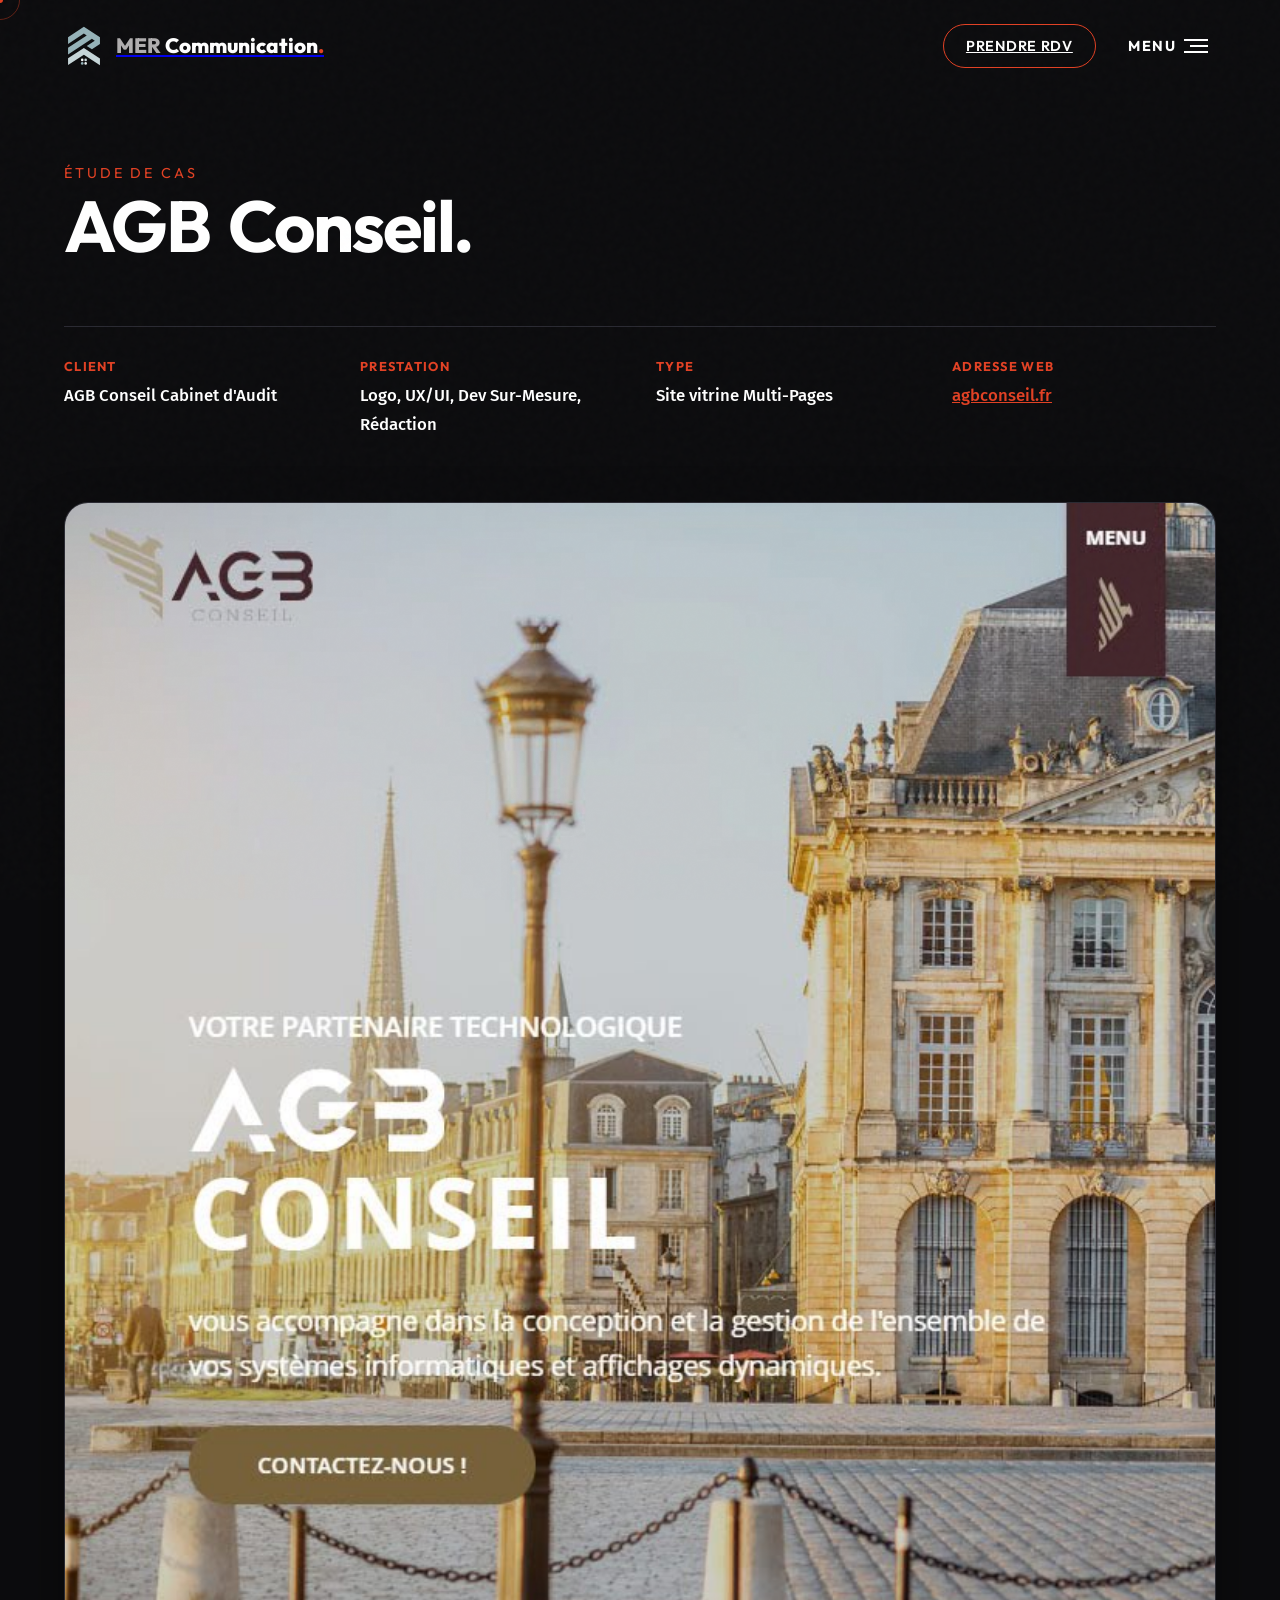
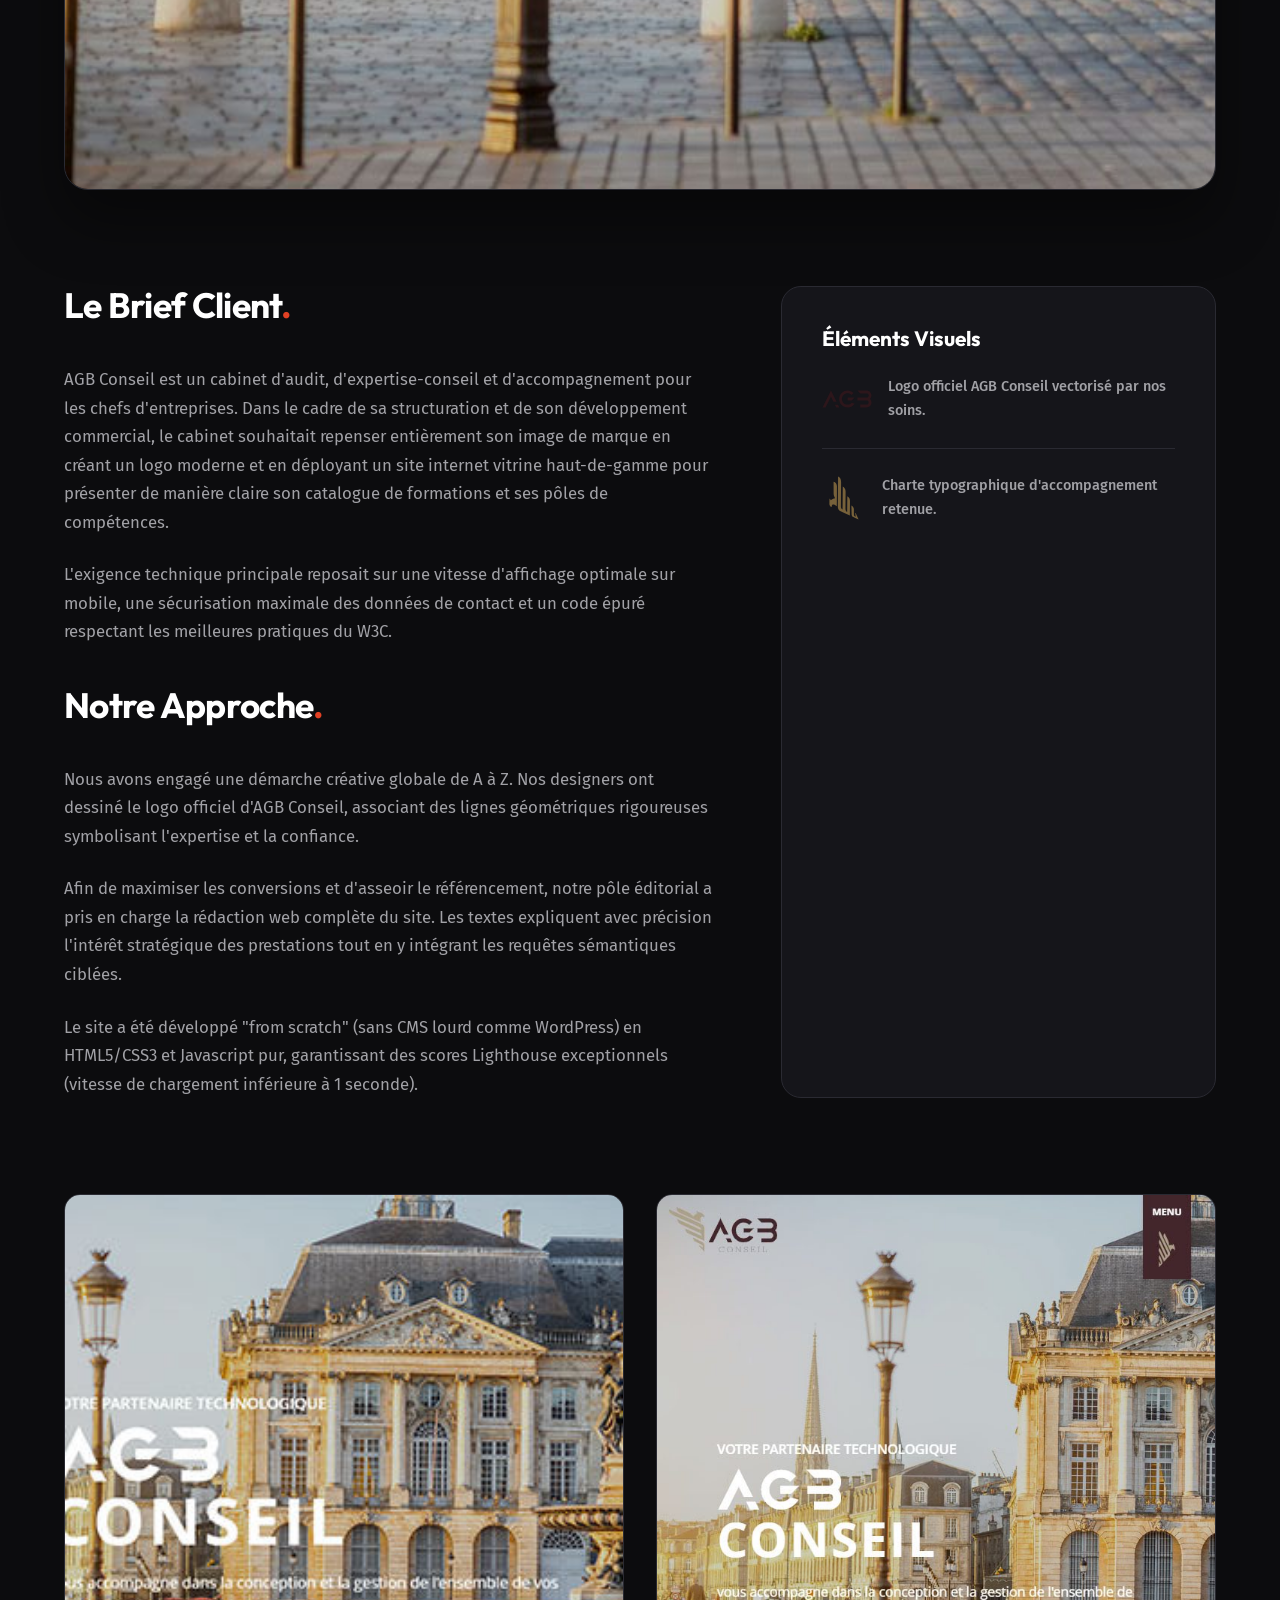
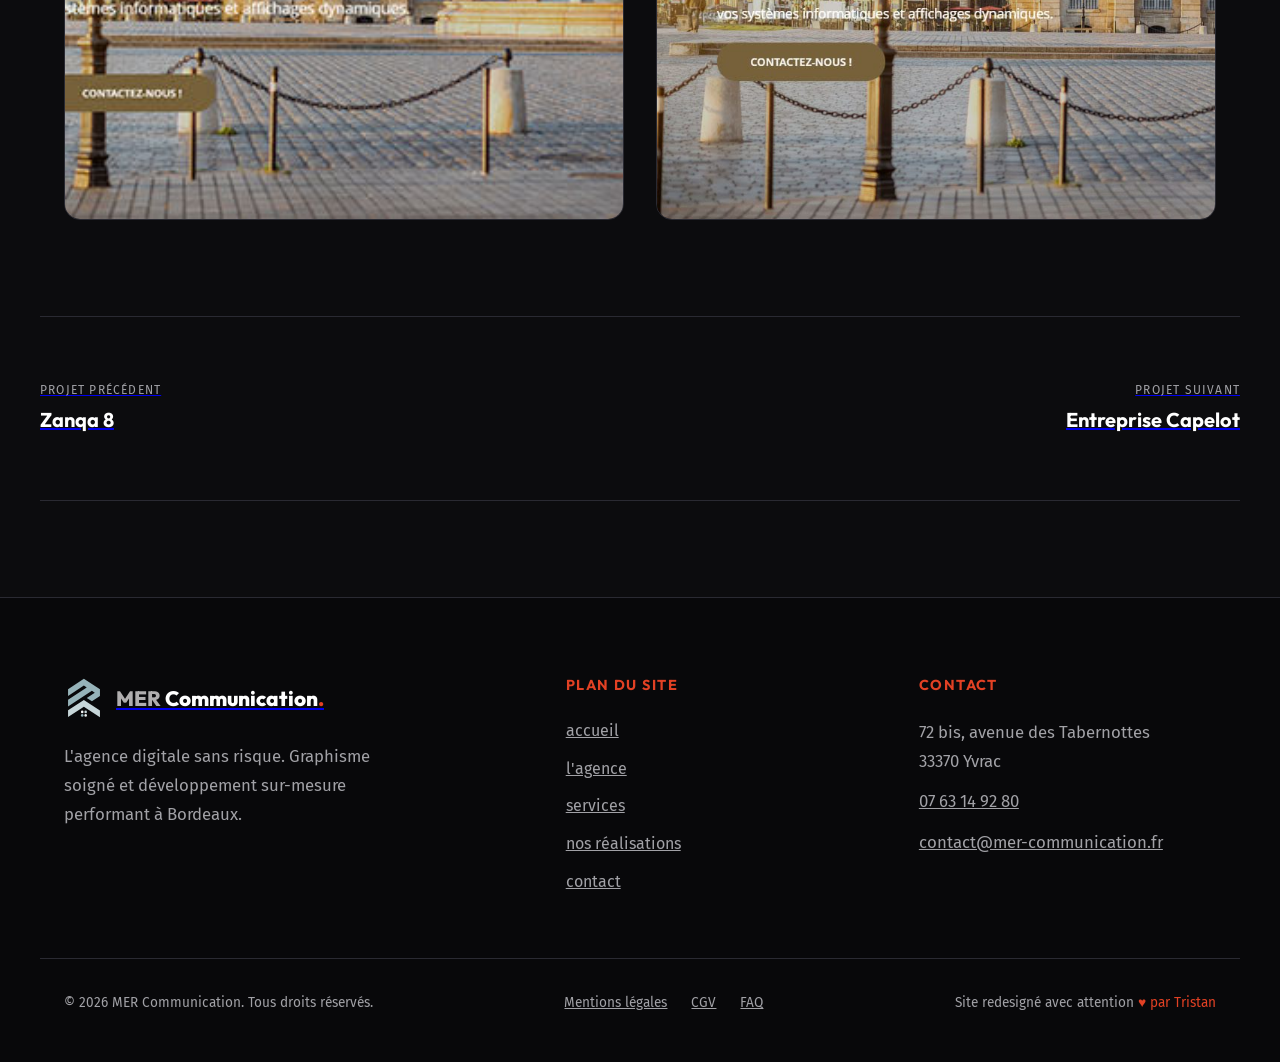
<file: projet-agbconseil.html>
<!DOCTYPE html>
<html lang="fr">
<head>
  <meta charset="utf-8" />
  <meta name="viewport" content="width=device-width, initial-scale=1.0" />
  <title>Projet AGB Conseil | MER Communication | Site Sur-Mesure Bordeaux</title>
  
  <meta name="description" content="Découvrez l'étude de cas AGB Conseil : création de logo, maquettage UI/UX, rédaction éditoriale et développement sur-mesure sans CMS par MER Communication." />
  <meta name="keywords" content="branding conseil, developpement sur-mesure, redacteur web Bordeaux, logo AGB Conseil, MER Communication" />
  
  <!-- Open Graph -->
  <meta property="og:title" content="Projet AGB Conseil | MER Communication" />
  <meta property="og:description" content="Découvrez notre prestation de création de marque et développement de site sur-mesure pour AGB Conseil." />
  <meta property="og:type" content="article" />
  <meta property="og:url" content="https://mer-communication.fr/projet-agbconseil.html" />
  <meta property="og:image" content="https://mer-communication.fr/images/projets/unes/agb-conseil-tab.jpg" />
  <link rel="canonical" href="https://mer-communication.fr/projet-agbconseil.html" />

  <!-- Favicon -->
  <link rel="icon" href="./images/icons/icone-mer-com-dk.svg" type="image/svg+xml" />
  
  <!-- Stylesheets -->
  <link rel="stylesheet" href="./style.css" />
</head>
<body>

  <!-- Grain Overlay -->
  <div class="grain-overlay"></div>

  <!-- Page Transition Layer -->
  <div id="transition-layer" class="transition-layer"></div>

  <!-- Custom Cursor -->
  <div id="custom-cursor-dot"></div>
  <div id="custom-cursor-circle"><span>voir</span></div>

  <!-- Navigation Progress Bar -->
  <div id="scroll-progress"></div>

  <!-- Site Header -->
  <header id="site-header" class="site-header">
    <div class="container header-container">
      <a href="./index.html" class="logo-link">
        <img src="./images/icons/icone-reseau-mer-lg.svg" alt="MER Communication" class="logo-img" />
        <span class="logo-text"><span class="muted-mer">MER</span> Communication<span>.</span></span>
      </a>
      
      <div class="nav-actions">
        <a href="./contact.html" class="nav-rdv-btn">Prendre RDV</a>
        <button id="menu-btn" class="menu-btn" aria-label="Menu Toggle">
          <span>Menu</span>
          <div class="hamburger">
            <span></span>
            <span></span>
            <span></span>
          </div>
        </button>
      </div>
    </div>
  </header>

  <!-- Fullscreen Menu Overlay -->
  <nav id="menu-overlay" class="menu-overlay">
    <div class="container">
      <div class="menu-grid">
        <ul class="menu-links">
          <li class="menu-link-item"><a href="./index.html">accueil</a></li>
          <li class="menu-link-item"><a href="./agence.html">l'agence</a></li>
          <li class="menu-link-item"><a href="./services.html">nos services</a></li>
          <li class="menu-link-item"><a href="./projets.html">nos réalisations</a></li>
          <li class="menu-link-item"><a href="./contact.html">nous contacter</a></li>
        </ul>
        
        <div class="menu-info">
          <div class="menu-info-block">
            <h4>venir à l'agence</h4>
            <p>72 bis, avenue des Tabernottes<br />33370 Yvrac (Bordeaux)</p>
          </div>
          <div class="menu-info-block">
            <h4>nous écrire</h4>
            <p><a href="mailto:contact@mer-communication.fr">contact@mer-communication.fr</a></p>
          </div>
          <div class="menu-info-block">
            <h4>nous appeler</h4>
            <p><a href="tel:0763149280">07 63 14 92 80</a></p>
          </div>
          <div class="menu-info-block">
            <h4>suivez-nous</h4>
            <div class="menu-rs">
              <a href="https://facebook.com/agence.gadvert/" target="_blank" class="menu-rs-link" aria-label="Facebook">
                <img src="./images/icons/facebook-white.svg" alt="Facebook" />
              </a>
              <a href="https://twitter.com/gadvert2" target="_blank" class="menu-rs-link" aria-label="Twitter">
                <img src="./images/icons/twitter-white.svg" alt="Twitter" />
              </a>
            </div>
          </div>
        </div>
      </div>
    </div>
  </nav>

  <main>
    <!-- Project Header Section -->
    <section class="project-header-section container">
      <span class="hero-tagline reveal">étude de cas</span>
      <h1 class="reveal animate-split">AGB Conseil.</h1>
      
      <div class="project-meta-grid reveal stagger-delay-1">
        <div class="project-meta-item">
          <h4>client</h4>
          <p>AGB Conseil Cabinet d'Audit</p>
        </div>
        <div class="project-meta-item">
          <h4>prestation</h4>
          <p>Logo, UX/UI, Dev Sur-Mesure, Rédaction</p>
        </div>
        <div class="project-meta-item">
          <h4>type</h4>
          <p>Site vitrine Multi-Pages</p>
        </div>
        <div class="project-meta-item">
          <h4>adresse web</h4>
          <p><a href="https://agbconseil.fr" target="_blank" class="highlight">agbconseil.fr</a></p>
        </div>
      </div>
    </section>

    <!-- Project Hero Image -->
    <section class="container" style="padding-top: 0;">
      <div class="project-hero-media reveal">
        <img src="./images/projets/unes/agb-conseil-tab.jpg" alt="agbconseil.fr, site vitrine multi-pages par MER Communication" />
      </div>

      <!-- Case study details -->
      <div class="project-content-grid">
        <div class="project-content-main reveal">
          <h2>Le Brief Client<span class="accent-dot">.</span></h2>
          <p style="margin-bottom: 1.5rem;">
            AGB Conseil est un cabinet d'audit, d'expertise-conseil et d'accompagnement pour les chefs d'entreprises. Dans le cadre de sa structuration et de son développement commercial, le cabinet souhaitait repenser entièrement son image de marque en créant un logo moderne et en déployant un site internet vitrine haut-de-gamme pour présenter de manière claire son catalogue de formations et ses pôles de compétences.
          </p>
          <p style="margin-bottom: 2.5rem;">
            L'exigence technique principale reposait sur une vitesse d'affichage optimale sur mobile, une sécurisation maximale des données de contact et un code épuré respectant les meilleures pratiques du W3C.
          </p>

          <h2>Notre Approche<span class="accent-dot">.</span></h2>
          <p style="margin-bottom: 1.5rem;">
            Nous avons engagé une démarche créative globale de A à Z. Nos designers ont dessiné le logo officiel d'AGB Conseil, associant des lignes géométriques rigoureuses symbolisant l'expertise et la confiance.
          </p>
          <p style="margin-bottom: 1.5rem;">
            Afin de maximiser les conversions et d'asseoir le référencement, notre pôle éditorial a pris en charge la rédaction web complète du site. Les textes expliquent avec précision l'intérêt stratégique des prestations tout en y intégrant les requêtes sémantiques ciblées.
          </p>
          <p>
            Le site a été développé "from scratch" (sans CMS lourd comme WordPress) en HTML5/CSS3 et Javascript pur, garantissant des scores Lighthouse exceptionnels (vitesse de chargement inférieure à 1 seconde).
          </p>
        </div>

        <div class="project-meta-item reveal stagger-delay-1" style="background-color: var(--color-card); border: 1px solid var(--color-border); padding: 2.5rem; border-radius: 20px; display: flex; flex-direction: column; gap: 1.5rem;">
          <h3 style="font-size: 1.3rem; color: #fff; margin-bottom: 0;">Éléments Visuels</h3>
          <div style="display: flex; gap: 1rem; align-items: center;">
            <img src="./images/projets/unes/logo-agb.svg" alt="Logo AGB Conseil" style="width: 50px; height: 50px;" />
            <p style="font-size: 0.9rem; color: var(--color-text-muted);">Logo officiel AGB Conseil vectorisé par nos soins.</p>
          </div>
          <div style="display: flex; gap: 1rem; align-items: center; border-top: 1px solid var(--color-border); padding-top: 1.5rem;">
            <img src="./images/projets/unes/agb.svg" alt="Charte Typo AGB" style="width: 50px; height: 50px;" />
            <p style="font-size: 0.9rem; color: var(--color-text-muted);">Charte typographique d'accompagnement retenue.</p>
          </div>
        </div>
      </div>

      <!-- Project Gallery Grid -->
      <div class="project-gallery-grid reveal">
        <div class="project-gallery-item">
          <img src="./images/projets/agb-conseil.jpg" alt="Aperçu de la page d'accueil d'AGB Conseil" />
        </div>
        <div class="project-gallery-item">
          <img src="./images/projets/unes/agb-conseil-tab.jpg" alt="Vue responsive tablette d'AGB Conseil" />
        </div>
      </div>
    </section>

    <!-- Case Navigation -->
    <section class="project-nav-section container reveal">
      <div class="project-nav-container">
        <a href="./projet-zanqa8.html" class="project-nav-link prev">
          <span class="project-nav-label">projet précédent</span>
          <span class="project-nav-name">Zanqa 8</span>
        </a>
        <a href="./projet-capelot.html" class="project-nav-link next">
          <span class="project-nav-label">projet suivant</span>
          <span class="project-nav-name">Entreprise Capelot</span>
        </a>
      </div>
    </section>
  </main>

  <!-- Footer -->
  <footer class="site-footer">
    <div class="container footer-grid">
      <div class="footer-brand">
        <a href="./index.html" class="logo-link">
          <img src="./images/icons/icone-reseau-mer-lg.svg" alt="MER Communication" class="logo-img" />
          <span class="logo-text"><span class="muted-mer">MER</span> Communication<span>.</span></span>
        </a>
        <p class="footer-tagline">
          L'agence digitale sans risque. Graphisme soigné et développement sur-mesure performant à Bordeaux.
        </p>
      </div>
      
      <div class="footer-links">
        <h4>plan du site</h4>
        <ul>
          <li><a href="./index.html">accueil</a></li>
          <li><a href="./agence.html">l'agence</a></li>
          <li><a href="./services.html">services</a></li>
          <li><a href="./projets.html">nos réalisations</a></li>
          <li><a href="./contact.html">contact</a></li>
        </ul>
      </div>

      <div class="footer-contact">
        <h4>contact</h4>
        <address>
          <p>72 bis, avenue des Tabernottes<br />33370 Yvrac</p>
          <p><a href="tel:0763149280">07 63 14 92 80</a></p>
          <p><a href="mailto:contact@mer-communication.fr">contact@mer-communication.fr</a></p>
        </address>
      </div>
    </div>

    <div class="container footer-bottom">
      <p>&copy; 2026 MER Communication. Tous droits réservés.</p>
      <div class="footer-bottom-links">
        <a href="#">Mentions légales</a>
        <a href="#">CGV</a>
        <a href="#">FAQ</a>
      </div>
      <p class="footer-love">Site redesigné avec attention <span>♥ par Tristan</span></p>
    </div>
  </footer>

  <!-- Scripts -->
  <script src="./script.js"></script>
</body>
</html>
</file>
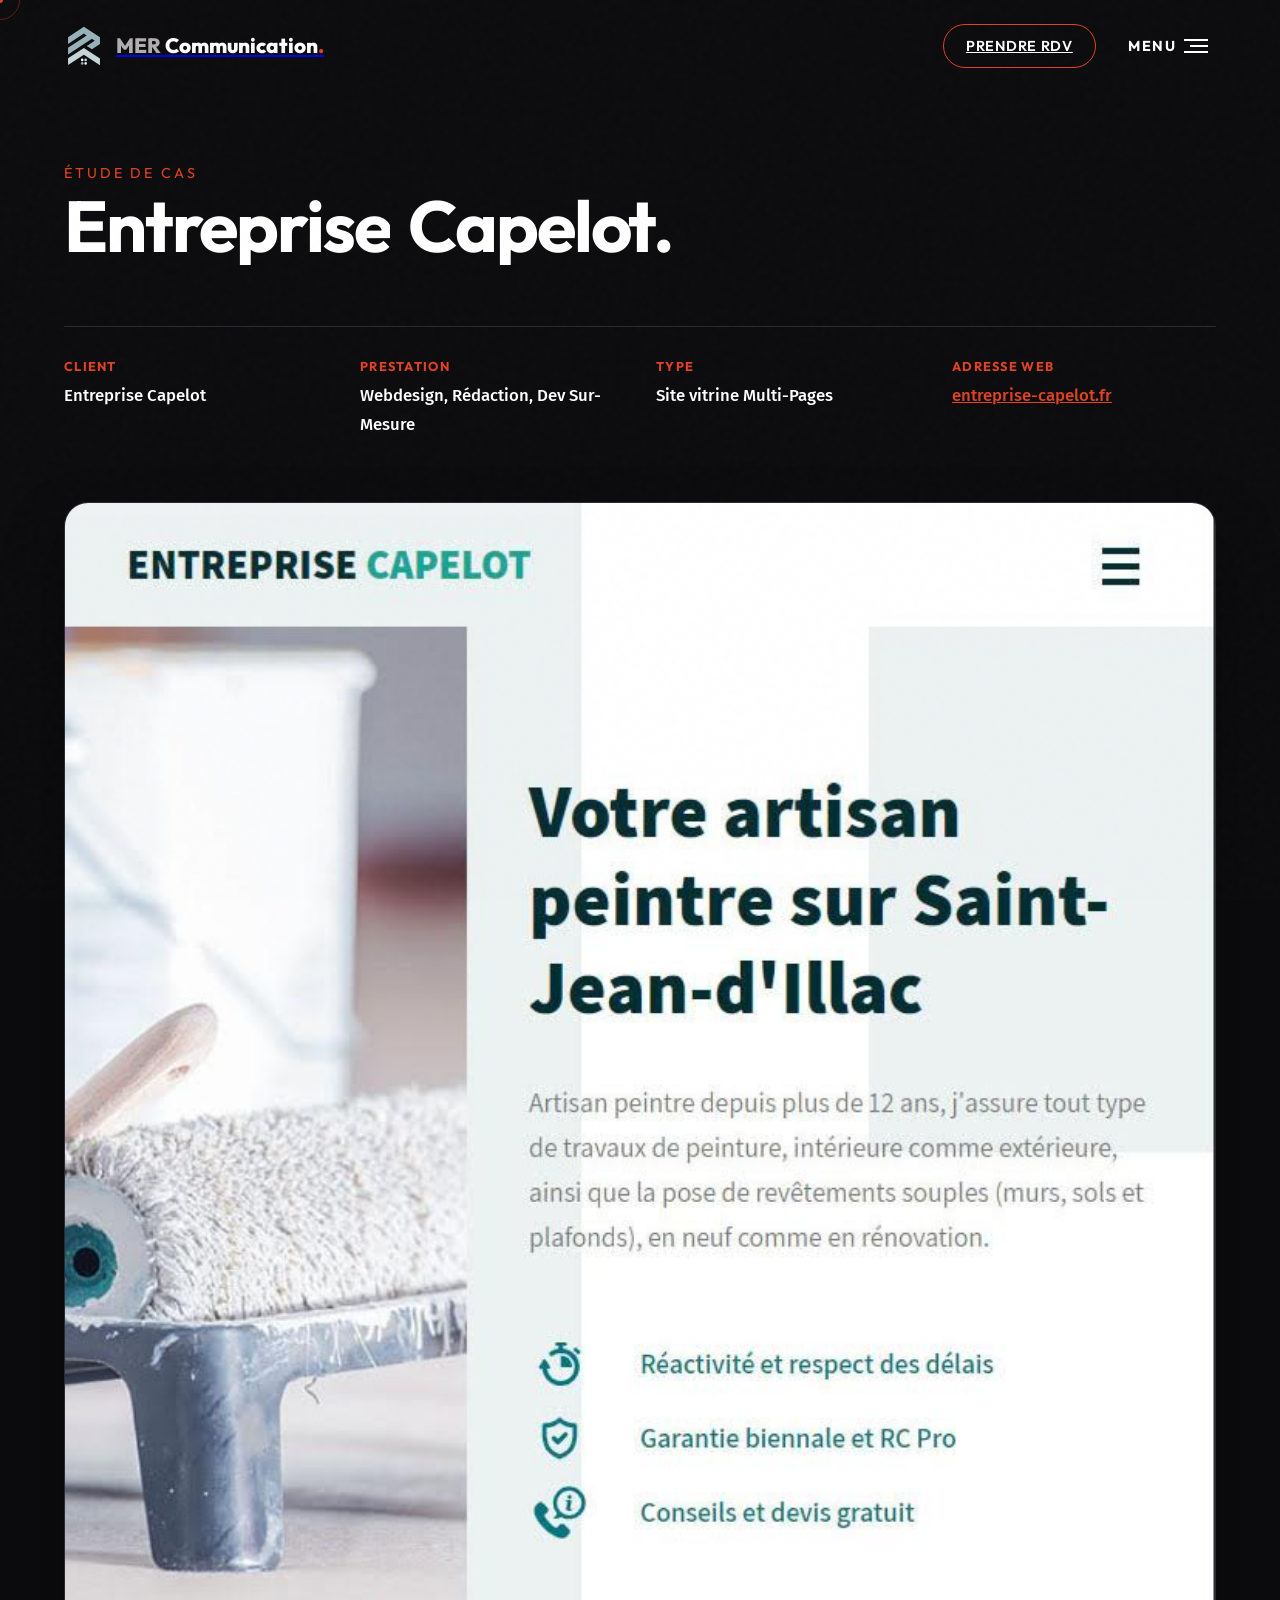
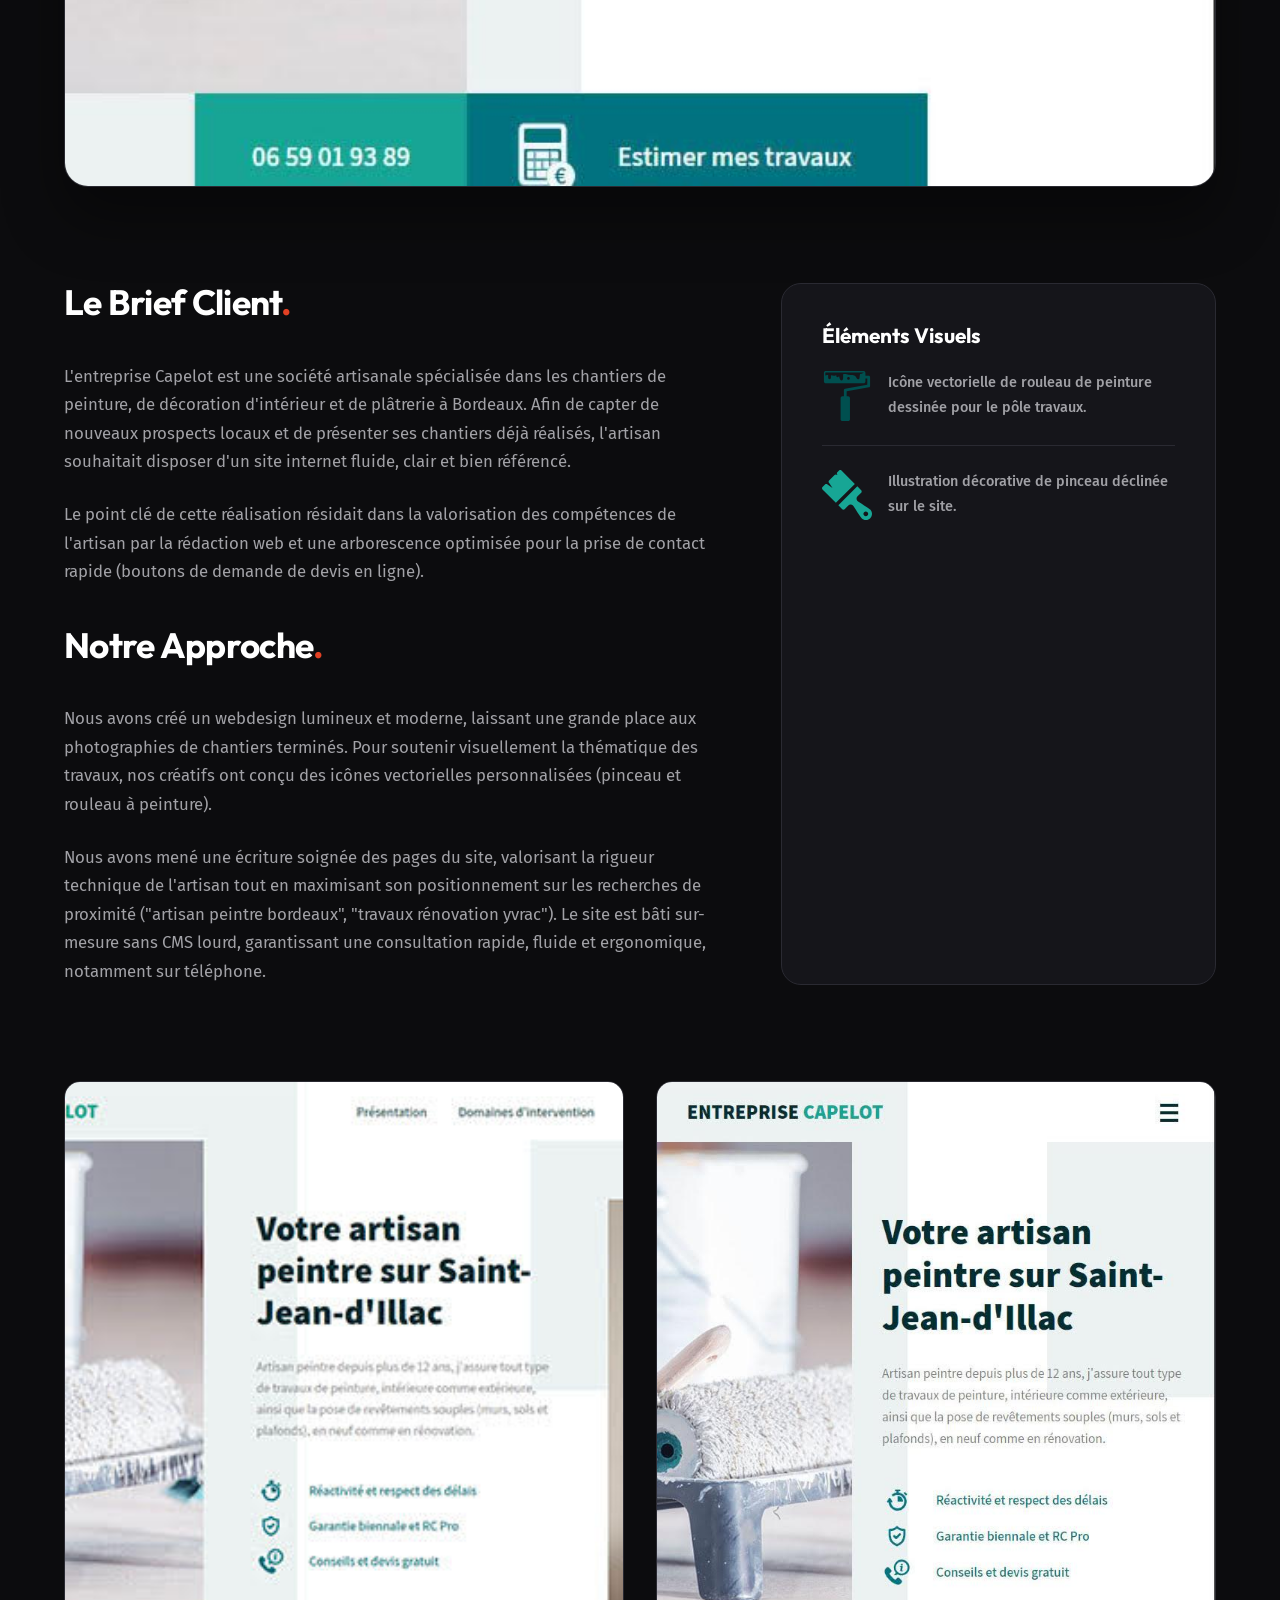
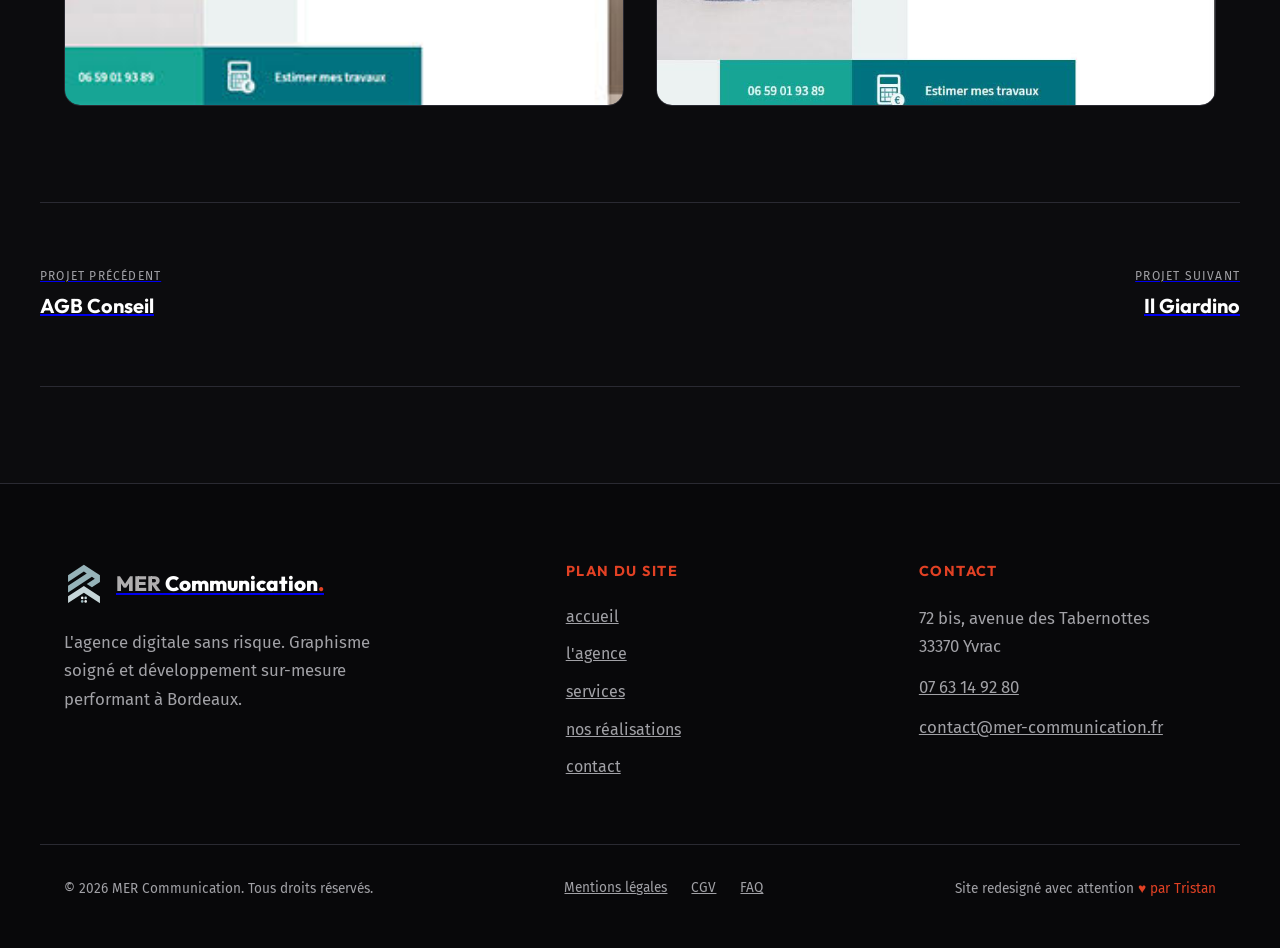
<file: projet-capelot.html>
<!DOCTYPE html>
<html lang="fr">
<head>
  <meta charset="utf-8" />
  <meta name="viewport" content="width=device-width, initial-scale=1.0" />
  <title>Projet Entreprise Capelot | MER Communication | Site Artisan Bordeaux</title>
  
  <meta name="description" content="Découvrez le cas client Entreprise Capelot : webdesign sur-mesure, rédaction éditoriale et développement de site vitrine multi-pages par MER Communication." />
  <meta name="keywords" content="webdesign artisan, site vitrine peinture, renovation Capelot, MER Communication Bordeaux" />
  
  <!-- Open Graph -->
  <meta property="og:title" content="Projet Entreprise Capelot | MER Communication" />
  <meta property="og:description" content="Découvrez notre réalisation de site vitrine multi-pages et de rédaction de contenus pour l'Entreprise Capelot." />
  <meta property="og:type" content="article" />
  <meta property="og:url" content="https://mer-communication.fr/projet-capelot.html" />
  <meta property="og:image" content="https://mer-communication.fr/images/projets/unes/entreprise-capelot-tab.jpg" />
  <link rel="canonical" href="https://mer-communication.fr/projet-capelot.html" />

  <!-- Favicon -->
  <link rel="icon" href="./images/icons/icone-mer-com-dk.svg" type="image/svg+xml" />
  
  <!-- Stylesheets -->
  <link rel="stylesheet" href="./style.css" />
</head>
<body>

  <!-- Grain Overlay -->
  <div class="grain-overlay"></div>

  <!-- Page Transition Layer -->
  <div id="transition-layer" class="transition-layer"></div>

  <!-- Custom Cursor -->
  <div id="custom-cursor-dot"></div>
  <div id="custom-cursor-circle"><span>voir</span></div>

  <!-- Navigation Progress Bar -->
  <div id="scroll-progress"></div>

  <!-- Site Header -->
  <header id="site-header" class="site-header">
    <div class="container header-container">
      <a href="./index.html" class="logo-link">
        <img src="./images/icons/icone-reseau-mer-lg.svg" alt="MER Communication" class="logo-img" />
        <span class="logo-text"><span class="muted-mer">MER</span> Communication<span>.</span></span>
      </a>
      
      <div class="nav-actions">
        <a href="./contact.html" class="nav-rdv-btn">Prendre RDV</a>
        <button id="menu-btn" class="menu-btn" aria-label="Menu Toggle">
          <span>Menu</span>
          <div class="hamburger">
            <span></span>
            <span></span>
            <span></span>
          </div>
        </button>
      </div>
    </div>
  </header>

  <!-- Fullscreen Menu Overlay -->
  <nav id="menu-overlay" class="menu-overlay">
    <div class="container">
      <div class="menu-grid">
        <ul class="menu-links">
          <li class="menu-link-item"><a href="./index.html">accueil</a></li>
          <li class="menu-link-item"><a href="./agence.html">l'agence</a></li>
          <li class="menu-link-item"><a href="./services.html">nos services</a></li>
          <li class="menu-link-item"><a href="./projets.html">nos réalisations</a></li>
          <li class="menu-link-item"><a href="./contact.html">nous contacter</a></li>
        </ul>
        
        <div class="menu-info">
          <div class="menu-info-block">
            <h4>venir à l'agence</h4>
            <p>72 bis, avenue des Tabernottes<br />33370 Yvrac (Bordeaux)</p>
          </div>
          <div class="menu-info-block">
            <h4>nous écrire</h4>
            <p><a href="mailto:contact@mer-communication.fr">contact@mer-communication.fr</a></p>
          </div>
          <div class="menu-info-block">
            <h4>nous appeler</h4>
            <p><a href="tel:0763149280">07 63 14 92 80</a></p>
          </div>
          <div class="menu-info-block">
            <h4>suivez-nous</h4>
            <div class="menu-rs">
              <a href="https://facebook.com/agence.gadvert/" target="_blank" class="menu-rs-link" aria-label="Facebook">
                <img src="./images/icons/facebook-white.svg" alt="Facebook" />
              </a>
              <a href="https://twitter.com/gadvert2" target="_blank" class="menu-rs-link" aria-label="Twitter">
                <img src="./images/icons/twitter-white.svg" alt="Twitter" />
              </a>
            </div>
          </div>
        </div>
      </div>
    </div>
  </nav>

  <main>
    <!-- Project Header Section -->
    <section class="project-header-section container">
      <span class="hero-tagline reveal">étude de cas</span>
      <h1 class="reveal animate-split">Entreprise Capelot.</h1>
      
      <div class="project-meta-grid reveal stagger-delay-1">
        <div class="project-meta-item">
          <h4>client</h4>
          <p>Entreprise Capelot</p>
        </div>
        <div class="project-meta-item">
          <h4>prestation</h4>
          <p>Webdesign, Rédaction, Dev Sur-Mesure</p>
        </div>
        <div class="project-meta-item">
          <h4>type</h4>
          <p>Site vitrine Multi-Pages</p>
        </div>
        <div class="project-meta-item">
          <h4>adresse web</h4>
          <p><a href="https://entreprise-capelot.fr" target="_blank" class="highlight">entreprise-capelot.fr</a></p>
        </div>
      </div>
    </section>

    <!-- Project Hero Image -->
    <section class="container" style="padding-top: 0;">
      <div class="project-hero-media reveal">
        <img src="./images/projets/unes/entreprise-capelot-tab.jpg" alt="entreprise-capelot.fr, site de travaux et peinture" />
      </div>

      <!-- Case study details -->
      <div class="project-content-grid">
        <div class="project-content-main reveal">
          <h2>Le Brief Client<span class="accent-dot">.</span></h2>
          <p style="margin-bottom: 1.5rem;">
            L'entreprise Capelot est une société artisanale spécialisée dans les chantiers de peinture, de décoration d'intérieur et de plâtrerie à Bordeaux. Afin de capter de nouveaux prospects locaux et de présenter ses chantiers déjà réalisés, l'artisan souhaitait disposer d'un site internet fluide, clair et bien référencé.
          </p>
          <p style="margin-bottom: 2.5rem;">
            Le point clé de cette réalisation résidait dans la valorisation des compétences de l'artisan par la rédaction web et une arborescence optimisée pour la prise de contact rapide (boutons de demande de devis en ligne).
          </p>

          <h2>Notre Approche<span class="accent-dot">.</span></h2>
          <p style="margin-bottom: 1.5rem;">
            Nous avons créé un webdesign lumineux et moderne, laissant une grande place aux photographies de chantiers terminés. Pour soutenir visuellement la thématique des travaux, nos créatifs ont conçu des icônes vectorielles personnalisées (pinceau et rouleau à peinture).
          </p>
          <p>
            Nous avons mené une écriture soignée des pages du site, valorisant la rigueur technique de l'artisan tout en maximisant son positionnement sur les recherches de proximité ("artisan peintre bordeaux", "travaux rénovation yvrac"). Le site est bâti sur-mesure sans CMS lourd, garantissant une consultation rapide, fluide et ergonomique, notamment sur téléphone.
          </p>
        </div>

        <div class="project-meta-item reveal stagger-delay-1" style="background-color: var(--color-card); border: 1px solid var(--color-border); padding: 2.5rem; border-radius: 20px; display: flex; flex-direction: column; gap: 1.5rem;">
          <h3 style="font-size: 1.3rem; color: #fff; margin-bottom: 0;">Éléments Visuels</h3>
          <div style="display: flex; gap: 1rem; align-items: center;">
            <img src="./images/projets/unes/rouleau.svg" alt="Icône Rouleau" style="width: 50px; height: 50px;" />
            <p style="font-size: 0.9rem; color: var(--color-text-muted);">Icône vectorielle de rouleau de peinture dessinée pour le pôle travaux.</p>
          </div>
          <div style="display: flex; gap: 1rem; align-items: center; border-top: 1px solid var(--color-border); padding-top: 1.5rem;">
            <img src="./images/projets/unes/pinceau.svg" alt="Icône Pinceau" style="width: 50px; height: 50px;" />
            <p style="font-size: 0.9rem; color: var(--color-text-muted);">Illustration décorative de pinceau déclinée sur le site.</p>
          </div>
        </div>
      </div>

      <!-- Project Gallery Grid -->
      <div class="project-gallery-grid reveal">
        <div class="project-gallery-item">
          <img src="./images/projets/entreprise-capelot.jpg" alt="Aperçu mobile et desktop du site Entreprise Capelot" />
        </div>
        <div class="project-gallery-item">
          <img src="./images/projets/unes/entreprise-capelot-tab.jpg" alt="Vue tablette de la réalisation Entreprise Capelot" />
        </div>
      </div>
    </section>

    <!-- Case Navigation -->
    <section class="project-nav-section container reveal">
      <div class="project-nav-container">
        <a href="./projet-agbconseil.html" class="project-nav-link prev">
          <span class="project-nav-label">projet précédent</span>
          <span class="project-nav-name">AGB Conseil</span>
        </a>
        <a href="./projet-ilgiardino.html" class="project-nav-link next">
          <span class="project-nav-label">projet suivant</span>
          <span class="project-nav-name">Il Giardino</span>
        </a>
      </div>
    </section>
  </main>

  <!-- Footer -->
  <footer class="site-footer">
    <div class="container footer-grid">
      <div class="footer-brand">
        <a href="./index.html" class="logo-link">
          <img src="./images/icons/icone-reseau-mer-lg.svg" alt="MER Communication" class="logo-img" />
          <span class="logo-text"><span class="muted-mer">MER</span> Communication<span>.</span></span>
        </a>
        <p class="footer-tagline">
          L'agence digitale sans risque. Graphisme soigné et développement sur-mesure performant à Bordeaux.
        </p>
      </div>
      
      <div class="footer-links">
        <h4>plan du site</h4>
        <ul>
          <li><a href="./index.html">accueil</a></li>
          <li><a href="./agence.html">l'agence</a></li>
          <li><a href="./services.html">services</a></li>
          <li><a href="./projets.html">nos réalisations</a></li>
          <li><a href="./contact.html">contact</a></li>
        </ul>
      </div>

      <div class="footer-contact">
        <h4>contact</h4>
        <address>
          <p>72 bis, avenue des Tabernottes<br />33370 Yvrac</p>
          <p><a href="tel:0763149280">07 63 14 92 80</a></p>
          <p><a href="mailto:contact@mer-communication.fr">contact@mer-communication.fr</a></p>
        </address>
      </div>
    </div>

    <div class="container footer-bottom">
      <p>&copy; 2026 MER Communication. Tous droits réservés.</p>
      <div class="footer-bottom-links">
        <a href="#">Mentions légales</a>
        <a href="#">CGV</a>
        <a href="#">FAQ</a>
      </div>
      <p class="footer-love">Site redesigné avec attention <span>♥ par Tristan</span></p>
    </div>
  </footer>

  <!-- Scripts -->
  <script src="./script.js"></script>
</body>
</html>
</file>
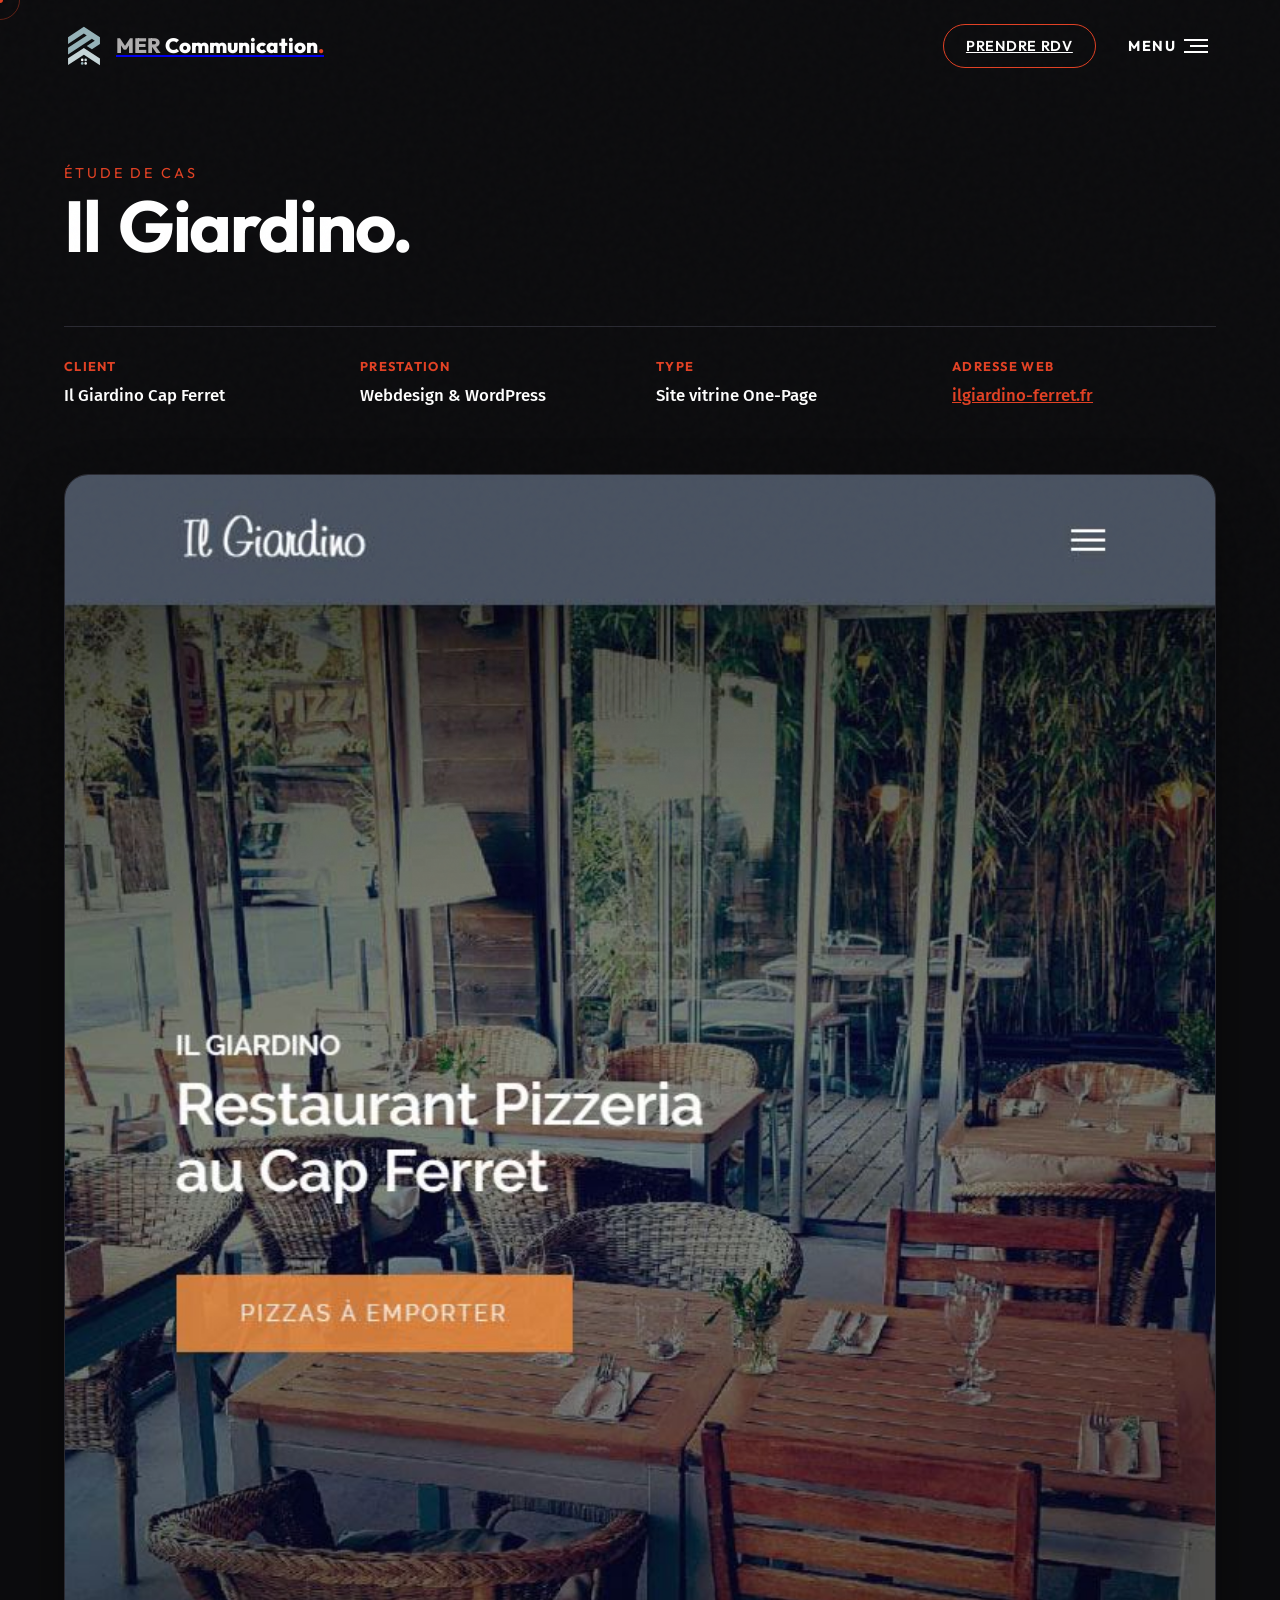
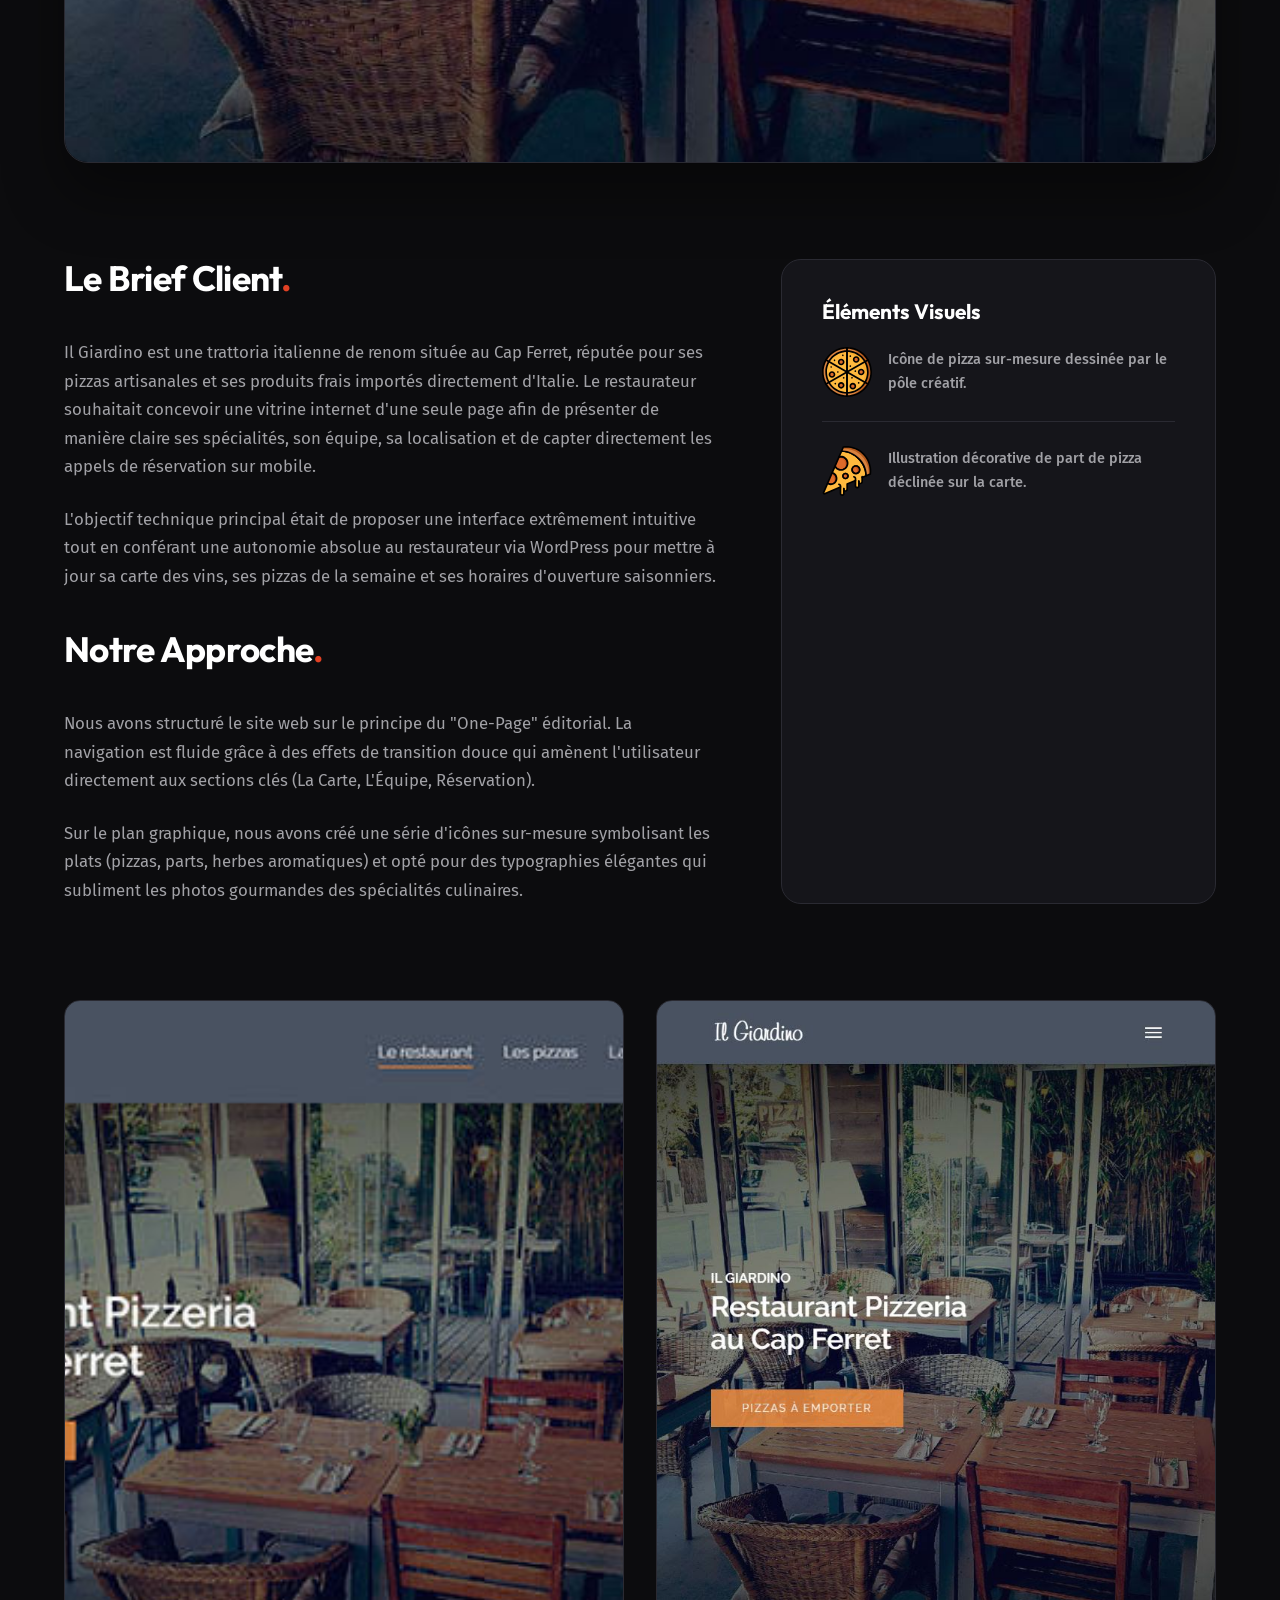
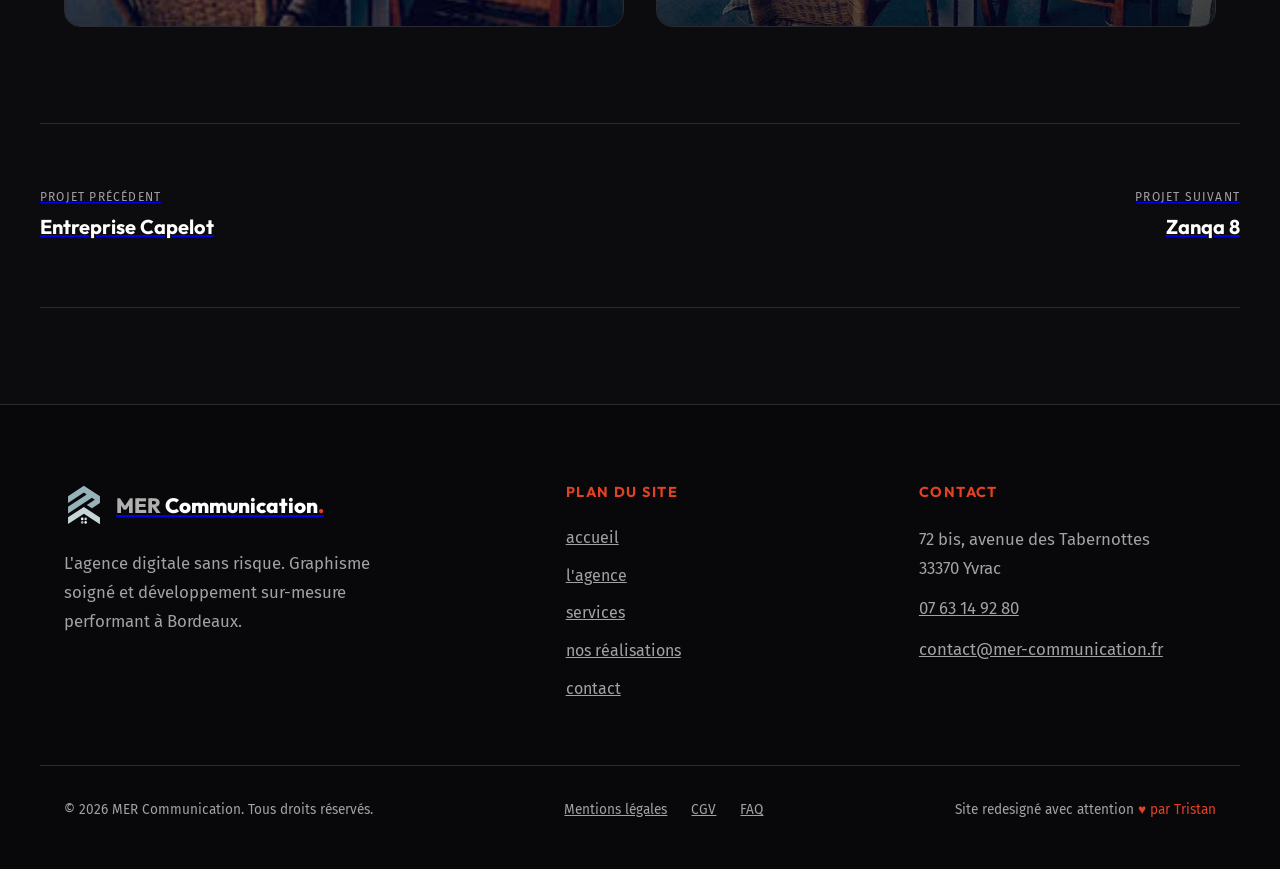
<file: projet-ilgiardino.html>
<!DOCTYPE html>
<html lang="fr">
<head>
  <meta charset="utf-8" />
  <meta name="viewport" content="width=device-width, initial-scale=1.0" />
  <title>Projet Il Giardino | MER Communication | Création Web Cap Ferret</title>
  
  <meta name="description" content="Découvrez le cas client Il Giardino : webdesign de charte et développement sous WordPress d'un site vitrine one-page pour une trattoria italienne au Cap Ferret." />
  <meta name="keywords" content="webdesign restaurant, site vitrine wordpress, Cap Ferret, trattoria Il Giardino, MER Communication" />
  
  <!-- Open Graph -->
  <meta property="og:title" content="Projet Il Giardino | MER Communication" />
  <meta property="og:description" content="Découvrez notre réalisation de site vitrine one-page pour la trattoria Il Giardino au Cap Ferret." />
  <meta property="og:type" content="article" />
  <meta property="og:url" content="https://mer-communication.fr/projet-ilgiardino.html" />
  <meta property="og:image" content="https://mer-communication.fr/images/projets/unes/ilgiardino-tab.jpg" />
  <link rel="canonical" href="https://mer-communication.fr/projet-ilgiardino.html" />

  <!-- Favicon -->
  <link rel="icon" href="./images/icons/icone-mer-com-dk.svg" type="image/svg+xml" />
  
  <!-- Stylesheets -->
  <link rel="stylesheet" href="./style.css" />
</head>
<body>

  <!-- Grain Overlay -->
  <div class="grain-overlay"></div>

  <!-- Page Transition Layer -->
  <div id="transition-layer" class="transition-layer"></div>

  <!-- Custom Cursor -->
  <div id="custom-cursor-dot"></div>
  <div id="custom-cursor-circle"><span>voir</span></div>

  <!-- Navigation Progress Bar -->
  <div id="scroll-progress"></div>

  <!-- Site Header -->
  <header id="site-header" class="site-header">
    <div class="container header-container">
      <a href="./index.html" class="logo-link">
        <img src="./images/icons/icone-reseau-mer-lg.svg" alt="MER Communication" class="logo-img" />
        <span class="logo-text"><span class="muted-mer">MER</span> Communication<span>.</span></span>
      </a>
      
      <div class="nav-actions">
        <a href="./contact.html" class="nav-rdv-btn">Prendre RDV</a>
        <button id="menu-btn" class="menu-btn" aria-label="Menu Toggle">
          <span>Menu</span>
          <div class="hamburger">
            <span></span>
            <span></span>
            <span></span>
          </div>
        </button>
      </div>
    </div>
  </header>

  <!-- Fullscreen Menu Overlay -->
  <nav id="menu-overlay" class="menu-overlay">
    <div class="container">
      <div class="menu-grid">
        <ul class="menu-links">
          <li class="menu-link-item"><a href="./index.html">accueil</a></li>
          <li class="menu-link-item"><a href="./agence.html">l'agence</a></li>
          <li class="menu-link-item"><a href="./services.html">nos services</a></li>
          <li class="menu-link-item"><a href="./projets.html">nos réalisations</a></li>
          <li class="menu-link-item"><a href="./contact.html">nous contacter</a></li>
        </ul>
        
        <div class="menu-info">
          <div class="menu-info-block">
            <h4>venir à l'agence</h4>
            <p>72 bis, avenue des Tabernottes<br />33370 Yvrac (Bordeaux)</p>
          </div>
          <div class="menu-info-block">
            <h4>nous écrire</h4>
            <p><a href="mailto:contact@mer-communication.fr">contact@mer-communication.fr</a></p>
          </div>
          <div class="menu-info-block">
            <h4>nous appeler</h4>
            <p><a href="tel:0763149280">07 63 14 92 80</a></p>
          </div>
          <div class="menu-info-block">
            <h4>suivez-nous</h4>
            <div class="menu-rs">
              <a href="https://facebook.com/agence.gadvert/" target="_blank" class="menu-rs-link" aria-label="Facebook">
                <img src="./images/icons/facebook-white.svg" alt="Facebook" />
              </a>
              <a href="https://twitter.com/gadvert2" target="_blank" class="menu-rs-link" aria-label="Twitter">
                <img src="./images/icons/twitter-white.svg" alt="Twitter" />
              </a>
            </div>
          </div>
        </div>
      </div>
    </div>
  </nav>

  <main>
    <!-- Project Header Section -->
    <section class="project-header-section container">
      <span class="hero-tagline reveal">étude de cas</span>
      <h1 class="reveal animate-split">Il Giardino.</h1>
      
      <div class="project-meta-grid reveal stagger-delay-1">
        <div class="project-meta-item">
          <h4>client</h4>
          <p>Il Giardino Cap Ferret</p>
        </div>
        <div class="project-meta-item">
          <h4>prestation</h4>
          <p>Webdesign & WordPress</p>
        </div>
        <div class="project-meta-item">
          <h4>type</h4>
          <p>Site vitrine One-Page</p>
        </div>
        <div class="project-meta-item">
          <h4>adresse web</h4>
          <p><a href="https://ilgiardino-ferret.fr" target="_blank" class="highlight">ilgiardino-ferret.fr</a></p>
        </div>
      </div>
    </section>

    <!-- Project Hero Image -->
    <section class="container" style="padding-top: 0;">
      <div class="project-hero-media reveal">
        <img src="./images/projets/unes/ilgiardino-tab.jpg" alt="ilgiardino-ferret.fr, site internet d'un restaurant italien" />
      </div>

      <!-- Case study details -->
      <div class="project-content-grid">
        <div class="project-content-main reveal">
          <h2>Le Brief Client<span class="accent-dot">.</span></h2>
          <p style="margin-bottom: 1.5rem;">
            Il Giardino est une trattoria italienne de renom située au Cap Ferret, réputée pour ses pizzas artisanales et ses produits frais importés directement d'Italie. Le restaurateur souhaitait concevoir une vitrine internet d'une seule page afin de présenter de manière claire ses spécialités, son équipe, sa localisation et de capter directement les appels de réservation sur mobile.
          </p>
          <p style="margin-bottom: 2.5rem;">
            L'objectif technique principal était de proposer une interface extrêmement intuitive tout en conférant une autonomie absolue au restaurateur via WordPress pour mettre à jour sa carte des vins, ses pizzas de la semaine et ses horaires d'ouverture saisonniers.
          </p>

          <h2>Notre Approche<span class="accent-dot">.</span></h2>
          <p style="margin-bottom: 1.5rem;">
            Nous avons structuré le site web sur le principe du "One-Page" éditorial. La navigation est fluide grâce à des effets de transition douce qui amènent l'utilisateur directement aux sections clés (La Carte, L'Équipe, Réservation). 
          </p>
          <p>
            Sur le plan graphique, nous avons créé une série d'icônes sur-mesure symbolisant les plats (pizzas, parts, herbes aromatiques) et opté pour des typographies élégantes qui subliment les photos gourmandes des spécialités culinaires.
          </p>
        </div>

        <div class="project-meta-item reveal stagger-delay-1" style="background-color: var(--color-card); border: 1px solid var(--color-border); padding: 2.5rem; border-radius: 20px; display: flex; flex-direction: column; gap: 1.5rem;">
          <h3 style="font-size: 1.3rem; color: #fff; margin-bottom: 0;">Éléments Visuels</h3>
          <div style="display: flex; gap: 1rem; align-items: center;">
            <img src="./images/projets/unes/pizza.svg" alt="Icône Pizza" style="width: 50px; height: 50px;" />
            <p style="font-size: 0.9rem; color: var(--color-text-muted);">Icône de pizza sur-mesure dessinée par le pôle créatif.</p>
          </div>
          <div style="display: flex; gap: 1rem; align-items: center; border-top: 1px solid var(--color-border); padding-top: 1.5rem;">
            <img src="./images/projets/unes/part-pizza.svg" alt="Icône Part de Pizza" style="width: 50px; height: 50px;" />
            <p style="font-size: 0.9rem; color: var(--color-text-muted);">Illustration décorative de part de pizza déclinée sur la carte.</p>
          </div>
        </div>
      </div>

      <!-- Project Gallery Grid -->
      <div class="project-gallery-grid reveal">
        <div class="project-gallery-item">
          <img src="./images/projets/ilgiardino.jpg" alt="Aperçu du site web Il Giardino" />
        </div>
        <div class="project-gallery-item">
          <img src="./images/projets/unes/ilgiardino-tab.jpg" alt="Vue tablette de la trattoria Il Giardino" />
        </div>
      </div>
    </section>

    <!-- Case Navigation -->
    <section class="project-nav-section container reveal">
      <div class="project-nav-container">
        <a href="./projet-capelot.html" class="project-nav-link prev">
          <span class="project-nav-label">projet précédent</span>
          <span class="project-nav-name">Entreprise Capelot</span>
        </a>
        <a href="./projet-zanqa8.html" class="project-nav-link next">
          <span class="project-nav-label">projet suivant</span>
          <span class="project-nav-name">Zanqa 8</span>
        </a>
      </div>
    </section>
  </main>

  <!-- Footer -->
  <footer class="site-footer">
    <div class="container footer-grid">
      <div class="footer-brand">
        <a href="./index.html" class="logo-link">
          <img src="./images/icons/icone-reseau-mer-lg.svg" alt="MER Communication" class="logo-img" />
          <span class="logo-text"><span class="muted-mer">MER</span> Communication<span>.</span></span>
        </a>
        <p class="footer-tagline">
          L'agence digitale sans risque. Graphisme soigné et développement sur-mesure performant à Bordeaux.
        </p>
      </div>
      
      <div class="footer-links">
        <h4>plan du site</h4>
        <ul>
          <li><a href="./index.html">accueil</a></li>
          <li><a href="./agence.html">l'agence</a></li>
          <li><a href="./services.html">services</a></li>
          <li><a href="./projets.html">nos réalisations</a></li>
          <li><a href="./contact.html">contact</a></li>
        </ul>
      </div>

      <div class="footer-contact">
        <h4>contact</h4>
        <address>
          <p>72 bis, avenue des Tabernottes<br />33370 Yvrac</p>
          <p><a href="tel:0763149280">07 63 14 92 80</a></p>
          <p><a href="mailto:contact@mer-communication.fr">contact@mer-communication.fr</a></p>
        </address>
      </div>
    </div>

    <div class="container footer-bottom">
      <p>&copy; 2026 MER Communication. Tous droits réservés.</p>
      <div class="footer-bottom-links">
        <a href="#">Mentions légales</a>
        <a href="#">CGV</a>
        <a href="#">FAQ</a>
      </div>
      <p class="footer-love">Site redesigné avec attention <span>♥ par Tristan</span></p>
    </div>
  </footer>

  <!-- Scripts -->
  <script src="./script.js"></script>
</body>
</html>
</file>
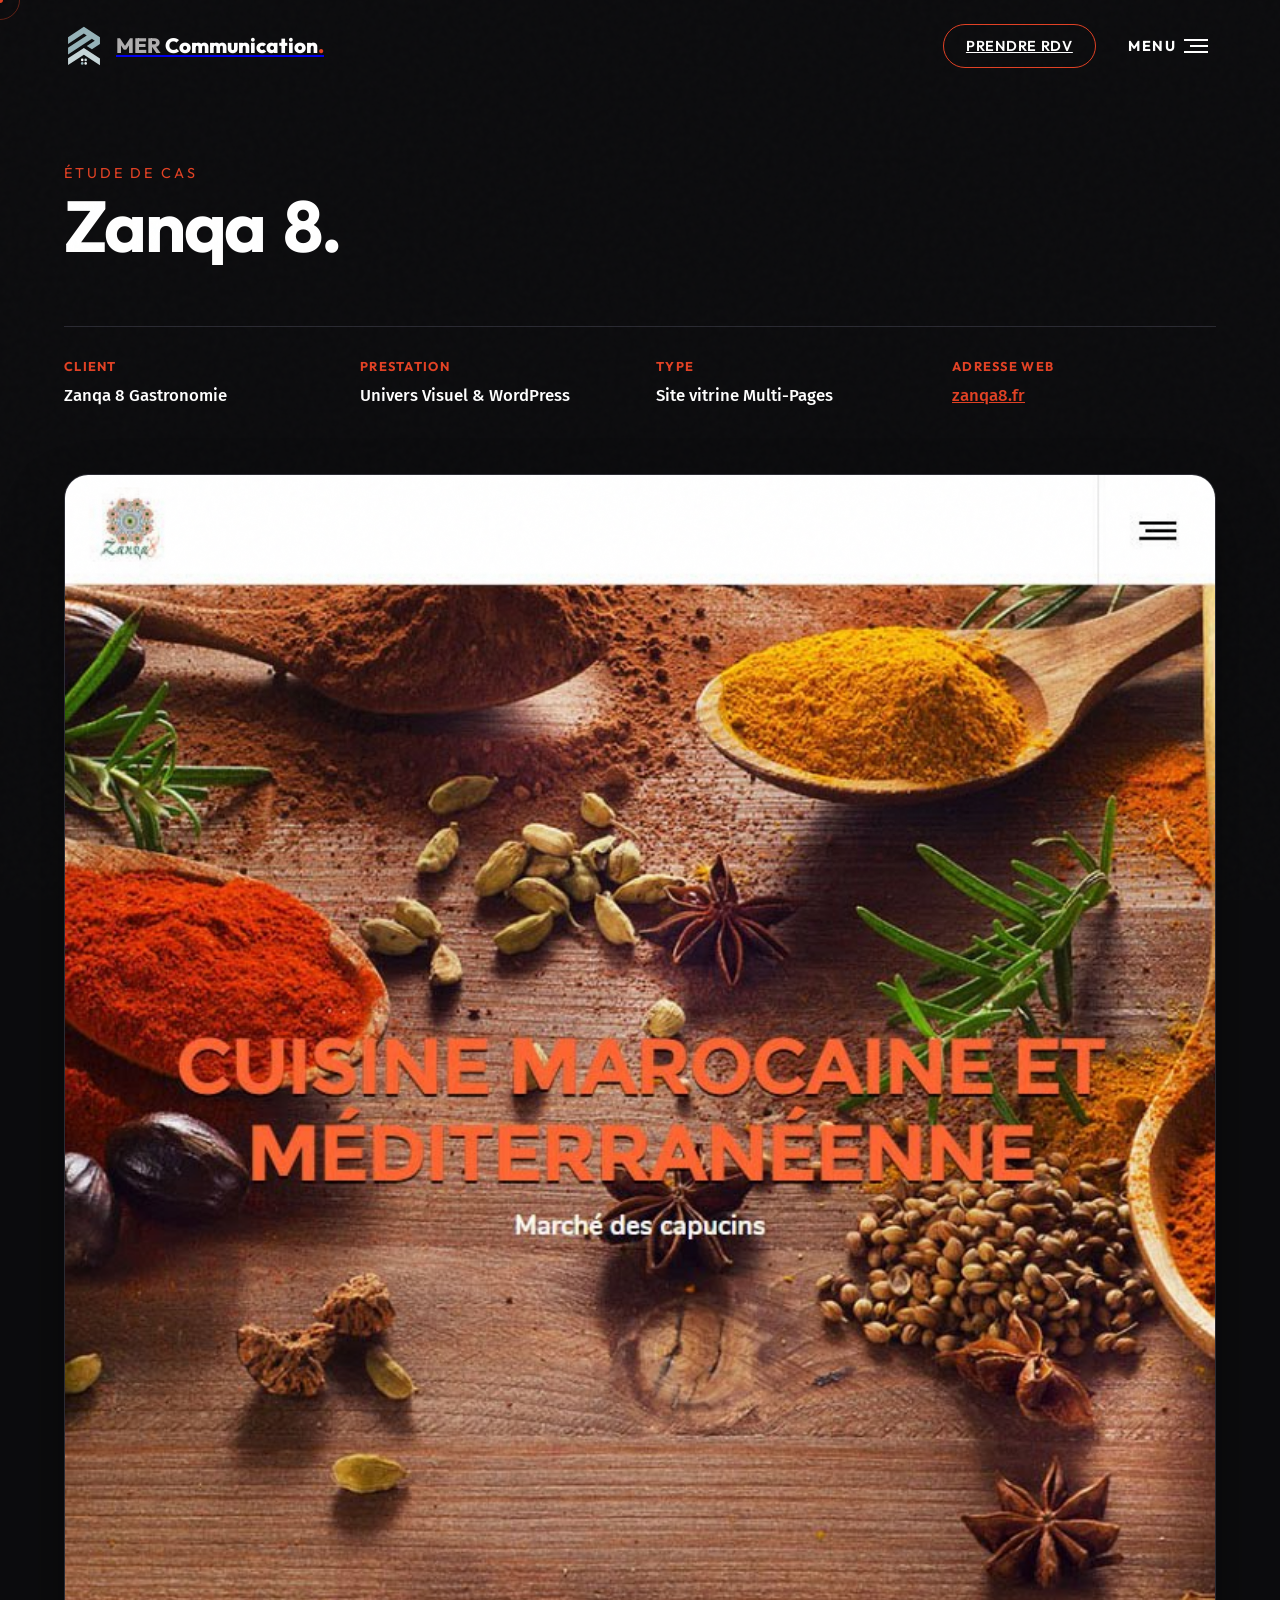
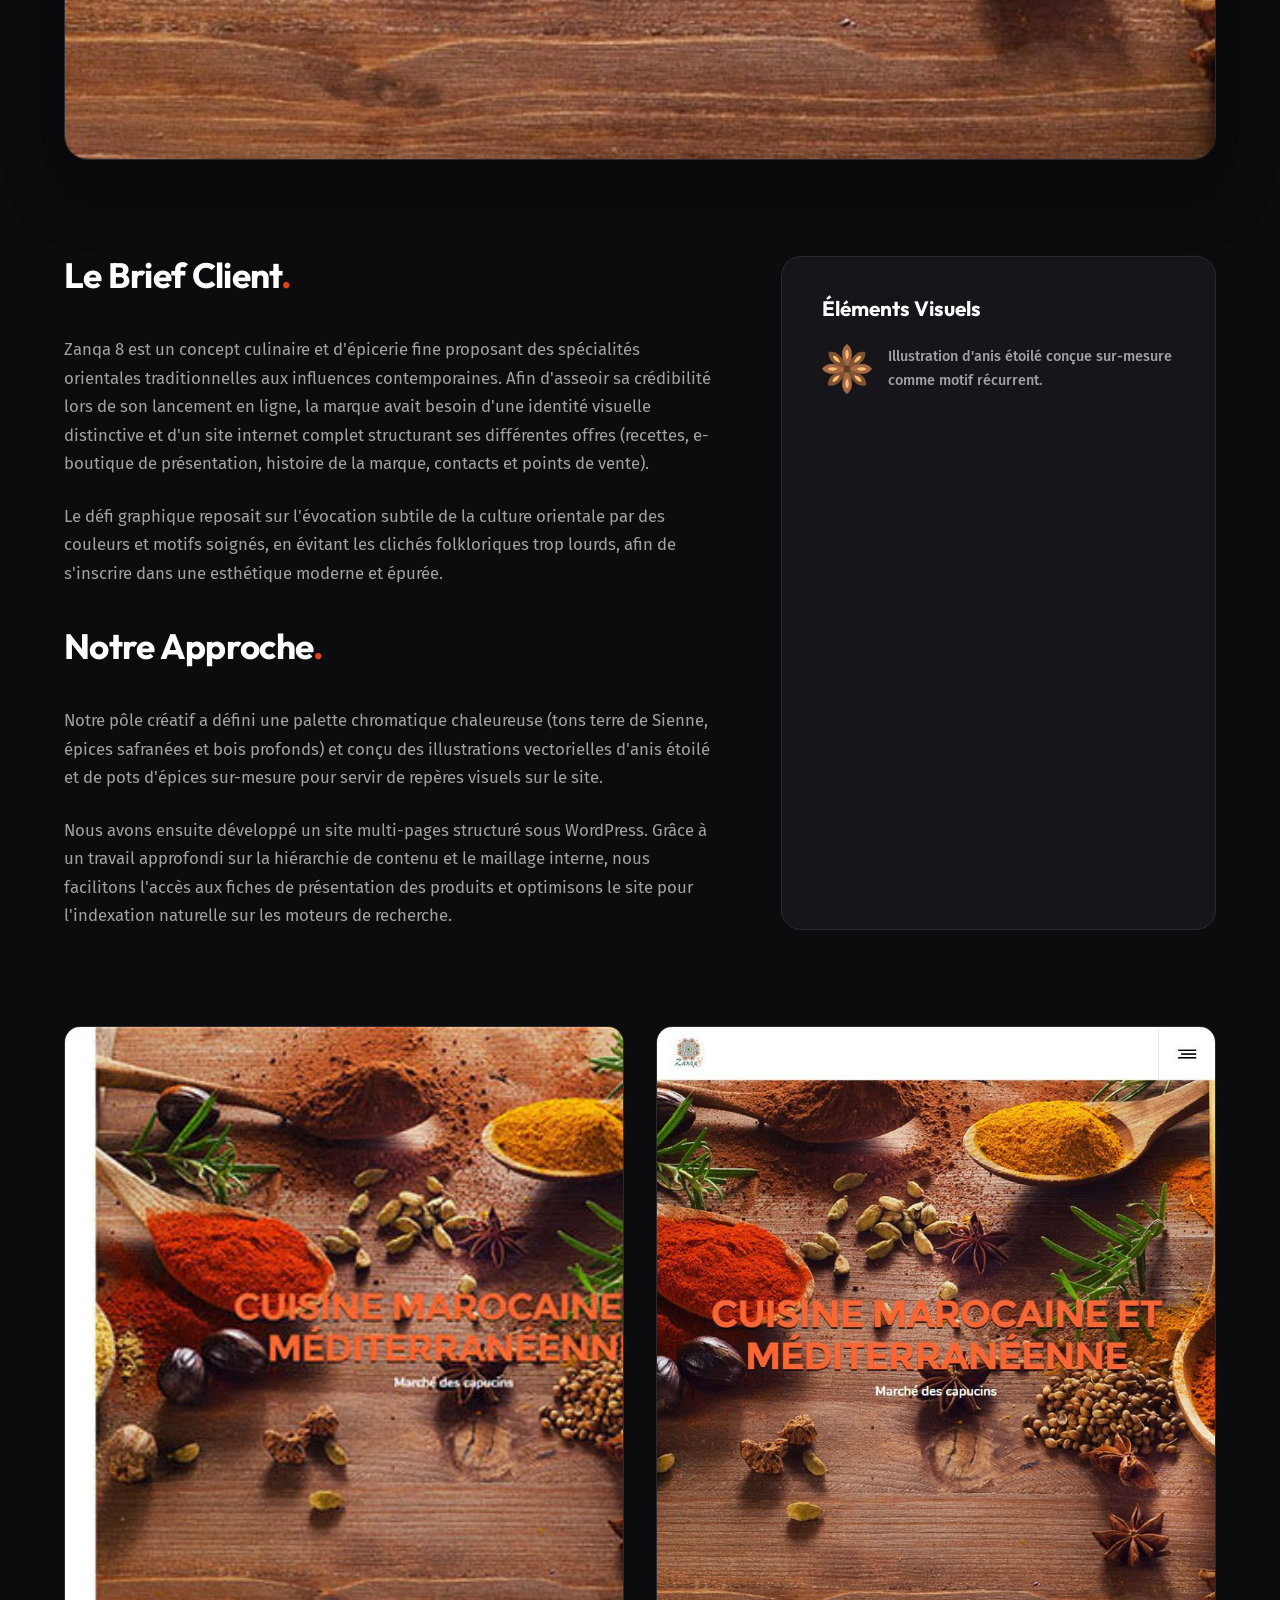
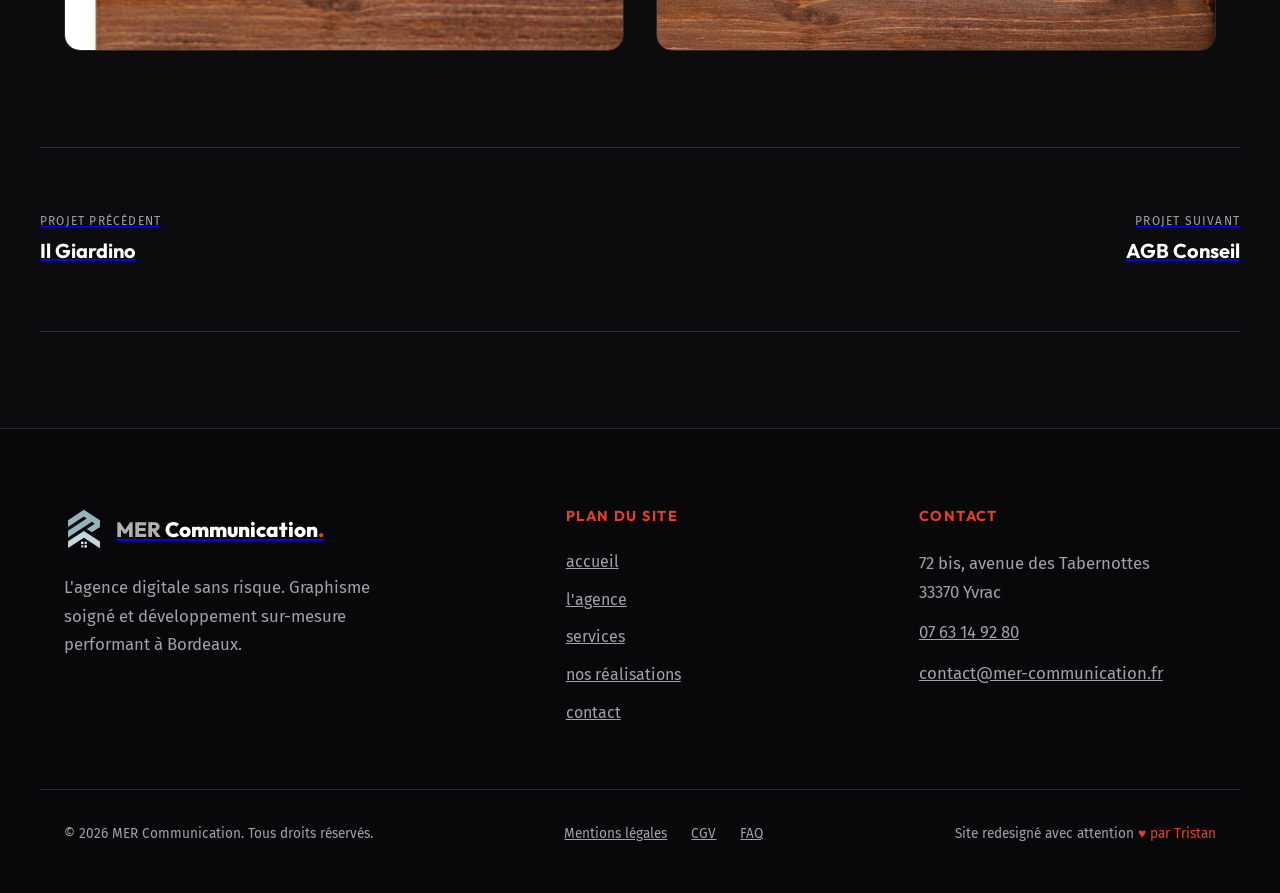
<file: projet-zanqa8.html>
<!DOCTYPE html>
<html lang="fr">
<head>
  <meta charset="utf-8" />
  <meta name="viewport" content="width=device-width, initial-scale=1.0" />
  <title>Projet Zanqa 8 | MER Communication | Identité Web & WordPress</title>
  
  <meta name="description" content="Découvrez le projet Zanqa 8 : création d'identité de marque numérique, webdesign sur-mesure et développement WordPress multi-pages par MER Communication." />
  <meta name="keywords" content="branding digital, site wordpress multi-pages, design orient, Zanqa 8, MER Communication Bordeaux" />
  
  <!-- Open Graph -->
  <meta property="og:title" content="Projet Zanqa 8 | MER Communication" />
  <meta property="og:description" content="Découvrez notre réalisation de site vitrine multi-pages et d'univers visuel pour la marque Zanqa 8." />
  <meta property="og:type" content="article" />
  <meta property="og:url" content="https://mer-communication.fr/projet-zanqa8.html" />
  <meta property="og:image" content="https://mer-communication.fr/images/projets/unes/zanqa8-tab.jpg" />
  <link rel="canonical" href="https://mer-communication.fr/projet-zanqa8.html" />

  <!-- Favicon -->
  <link rel="icon" href="./images/icons/icone-mer-com-dk.svg" type="image/svg+xml" />
  
  <!-- Stylesheets -->
  <link rel="stylesheet" href="./style.css" />
</head>
<body>

  <!-- Grain Overlay -->
  <div class="grain-overlay"></div>

  <!-- Page Transition Layer -->
  <div id="transition-layer" class="transition-layer"></div>

  <!-- Custom Cursor -->
  <div id="custom-cursor-dot"></div>
  <div id="custom-cursor-circle"><span>voir</span></div>

  <!-- Navigation Progress Bar -->
  <div id="scroll-progress"></div>

  <!-- Site Header -->
  <header id="site-header" class="site-header">
    <div class="container header-container">
      <a href="./index.html" class="logo-link">
        <img src="./images/icons/icone-reseau-mer-lg.svg" alt="MER Communication" class="logo-img" />
        <span class="logo-text"><span class="muted-mer">MER</span> Communication<span>.</span></span>
      </a>
      
      <div class="nav-actions">
        <a href="./contact.html" class="nav-rdv-btn">Prendre RDV</a>
        <button id="menu-btn" class="menu-btn" aria-label="Menu Toggle">
          <span>Menu</span>
          <div class="hamburger">
            <span></span>
            <span></span>
            <span></span>
          </div>
        </button>
      </div>
    </div>
  </header>

  <!-- Fullscreen Menu Overlay -->
  <nav id="menu-overlay" class="menu-overlay">
    <div class="container">
      <div class="menu-grid">
        <ul class="menu-links">
          <li class="menu-link-item"><a href="./index.html">accueil</a></li>
          <li class="menu-link-item"><a href="./agence.html">l'agence</a></li>
          <li class="menu-link-item"><a href="./services.html">nos services</a></li>
          <li class="menu-link-item"><a href="./projets.html">nos réalisations</a></li>
          <li class="menu-link-item"><a href="./contact.html">nous contacter</a></li>
        </ul>
        
        <div class="menu-info">
          <div class="menu-info-block">
            <h4>venir à l'agence</h4>
            <p>72 bis, avenue des Tabernottes<br />33370 Yvrac (Bordeaux)</p>
          </div>
          <div class="menu-info-block">
            <h4>nous écrire</h4>
            <p><a href="mailto:contact@mer-communication.fr">contact@mer-communication.fr</a></p>
          </div>
          <div class="menu-info-block">
            <h4>nous appeler</h4>
            <p><a href="tel:0763149280">07 63 14 92 80</a></p>
          </div>
          <div class="menu-info-block">
            <h4>suivez-nous</h4>
            <div class="menu-rs">
              <a href="https://facebook.com/agence.gadvert/" target="_blank" class="menu-rs-link" aria-label="Facebook">
                <img src="./images/icons/facebook-white.svg" alt="Facebook" />
              </a>
              <a href="https://twitter.com/gadvert2" target="_blank" class="menu-rs-link" aria-label="Twitter">
                <img src="./images/icons/twitter-white.svg" alt="Twitter" />
              </a>
            </div>
          </div>
        </div>
      </div>
    </div>
  </nav>

  <main>
    <!-- Project Header Section -->
    <section class="project-header-section container">
      <span class="hero-tagline reveal">étude de cas</span>
      <h1 class="reveal animate-split">Zanqa 8.</h1>
      
      <div class="project-meta-grid reveal stagger-delay-1">
        <div class="project-meta-item">
          <h4>client</h4>
          <p>Zanqa 8 Gastronomie</p>
        </div>
        <div class="project-meta-item">
          <h4>prestation</h4>
          <p>Univers Visuel & WordPress</p>
        </div>
        <div class="project-meta-item">
          <h4>type</h4>
          <p>Site vitrine Multi-Pages</p>
        </div>
        <div class="project-meta-item">
          <h4>adresse web</h4>
          <p><a href="https://zanqa8.fr" target="_blank" class="highlight">zanqa8.fr</a></p>
        </div>
      </div>
    </section>

    <!-- Project Hero Image -->
    <section class="container" style="padding-top: 0;">
      <div class="project-hero-media reveal">
        <img src="./images/projets/unes/zanqa8-tab.jpg" alt="zanqa8.fr, site vitrine multi-pages par MER Communication" />
      </div>

      <!-- Case study details -->
      <div class="project-content-grid">
        <div class="project-content-main reveal">
          <h2>Le Brief Client<span class="accent-dot">.</span></h2>
          <p style="margin-bottom: 1.5rem;">
            Zanqa 8 est un concept culinaire et d'épicerie fine proposant des spécialités orientales traditionnelles aux influences contemporaines. Afin d'asseoir sa crédibilité lors de son lancement en ligne, la marque avait besoin d'une identité visuelle distinctive et d'un site internet complet structurant ses différentes offres (recettes, e-boutique de présentation, histoire de la marque, contacts et points de vente).
          </p>
          <p style="margin-bottom: 2.5rem;">
            Le défi graphique reposait sur l'évocation subtile de la culture orientale par des couleurs et motifs soignés, en évitant les clichés folkloriques trop lourds, afin de s'inscrire dans une esthétique moderne et épurée.
          </p>

          <h2>Notre Approche<span class="accent-dot">.</span></h2>
          <p style="margin-bottom: 1.5rem;">
            Notre pôle créatif a défini une palette chromatique chaleureuse (tons terre de Sienne, épices safranées et bois profonds) et conçu des illustrations vectorielles d'anis étoilé et de pots d'épices sur-mesure pour servir de repères visuels sur le site.
          </p>
          <p>
            Nous avons ensuite développé un site multi-pages structuré sous WordPress. Grâce à un travail approfondi sur la hiérarchie de contenu et le maillage interne, nous facilitons l'accès aux fiches de présentation des produits et optimisons le site pour l'indexation naturelle sur les moteurs de recherche.
          </p>
        </div>

        <div class="project-meta-item reveal stagger-delay-1" style="background-color: var(--color-card); border: 1px solid var(--color-border); padding: 2.5rem; border-radius: 20px; display: flex; flex-direction: column; gap: 1.5rem;">
          <h3 style="font-size: 1.3rem; color: #fff; margin-bottom: 0;">Éléments Visuels</h3>
          <div style="display: flex; gap: 1rem; align-items: center;">
            <img src="./images/projets/unes/anis.svg" alt="Icône Anis Étoilé" style="width: 50px; height: 50px;" />
            <p style="font-size: 0.9rem; color: var(--color-text-muted);">Illustration d'anis étoilé conçue sur-mesure comme motif récurrent.</p>
          </div>
        </div>
      </div>

      <!-- Project Gallery Grid -->
      <div class="project-gallery-grid reveal">
        <div class="project-gallery-item">
          <img src="./images/projets/zanqa8.jpg" alt="Aperçu mobile et desktop du site Zanqa 8" />
        </div>
        <div class="project-gallery-item">
          <img src="./images/projets/unes/zanqa8-tab.jpg" alt="Vue tablette de la réalisation Zanqa 8" />
        </div>
      </div>
    </section>

    <!-- Case Navigation -->
    <section class="project-nav-section container reveal">
      <div class="project-nav-container">
        <a href="./projet-ilgiardino.html" class="project-nav-link prev">
          <span class="project-nav-label">projet précédent</span>
          <span class="project-nav-name">Il Giardino</span>
        </a>
        <a href="./projet-agbconseil.html" class="project-nav-link next">
          <span class="project-nav-label">projet suivant</span>
          <span class="project-nav-name">AGB Conseil</span>
        </a>
      </div>
    </section>
  </main>

  <!-- Footer -->
  <footer class="site-footer">
    <div class="container footer-grid">
      <div class="footer-brand">
        <a href="./index.html" class="logo-link">
          <img src="./images/icons/icone-reseau-mer-lg.svg" alt="MER Communication" class="logo-img" />
          <span class="logo-text"><span class="muted-mer">MER</span> Communication<span>.</span></span>
        </a>
        <p class="footer-tagline">
          L'agence digitale sans risque. Graphisme soigné et développement sur-mesure performant à Bordeaux.
        </p>
      </div>
      
      <div class="footer-links">
        <h4>plan du site</h4>
        <ul>
          <li><a href="./index.html">accueil</a></li>
          <li><a href="./agence.html">l'agence</a></li>
          <li><a href="./services.html">services</a></li>
          <li><a href="./projets.html">nos réalisations</a></li>
          <li><a href="./contact.html">contact</a></li>
        </ul>
      </div>

      <div class="footer-contact">
        <h4>contact</h4>
        <address>
          <p>72 bis, avenue des Tabernottes<br />33370 Yvrac</p>
          <p><a href="tel:0763149280">07 63 14 92 80</a></p>
          <p><a href="mailto:contact@mer-communication.fr">contact@mer-communication.fr</a></p>
        </address>
      </div>
    </div>

    <div class="container footer-bottom">
      <p>&copy; 2026 MER Communication. Tous droits réservés.</p>
      <div class="footer-bottom-links">
        <a href="#">Mentions légales</a>
        <a href="#">CGV</a>
        <a href="#">FAQ</a>
      </div>
      <p class="footer-love">Site redesigné avec attention <span>♥ par Tristan</span></p>
    </div>
  </footer>

  <!-- Scripts -->
  <script src="./script.js"></script>
</body>
</html>
</file>
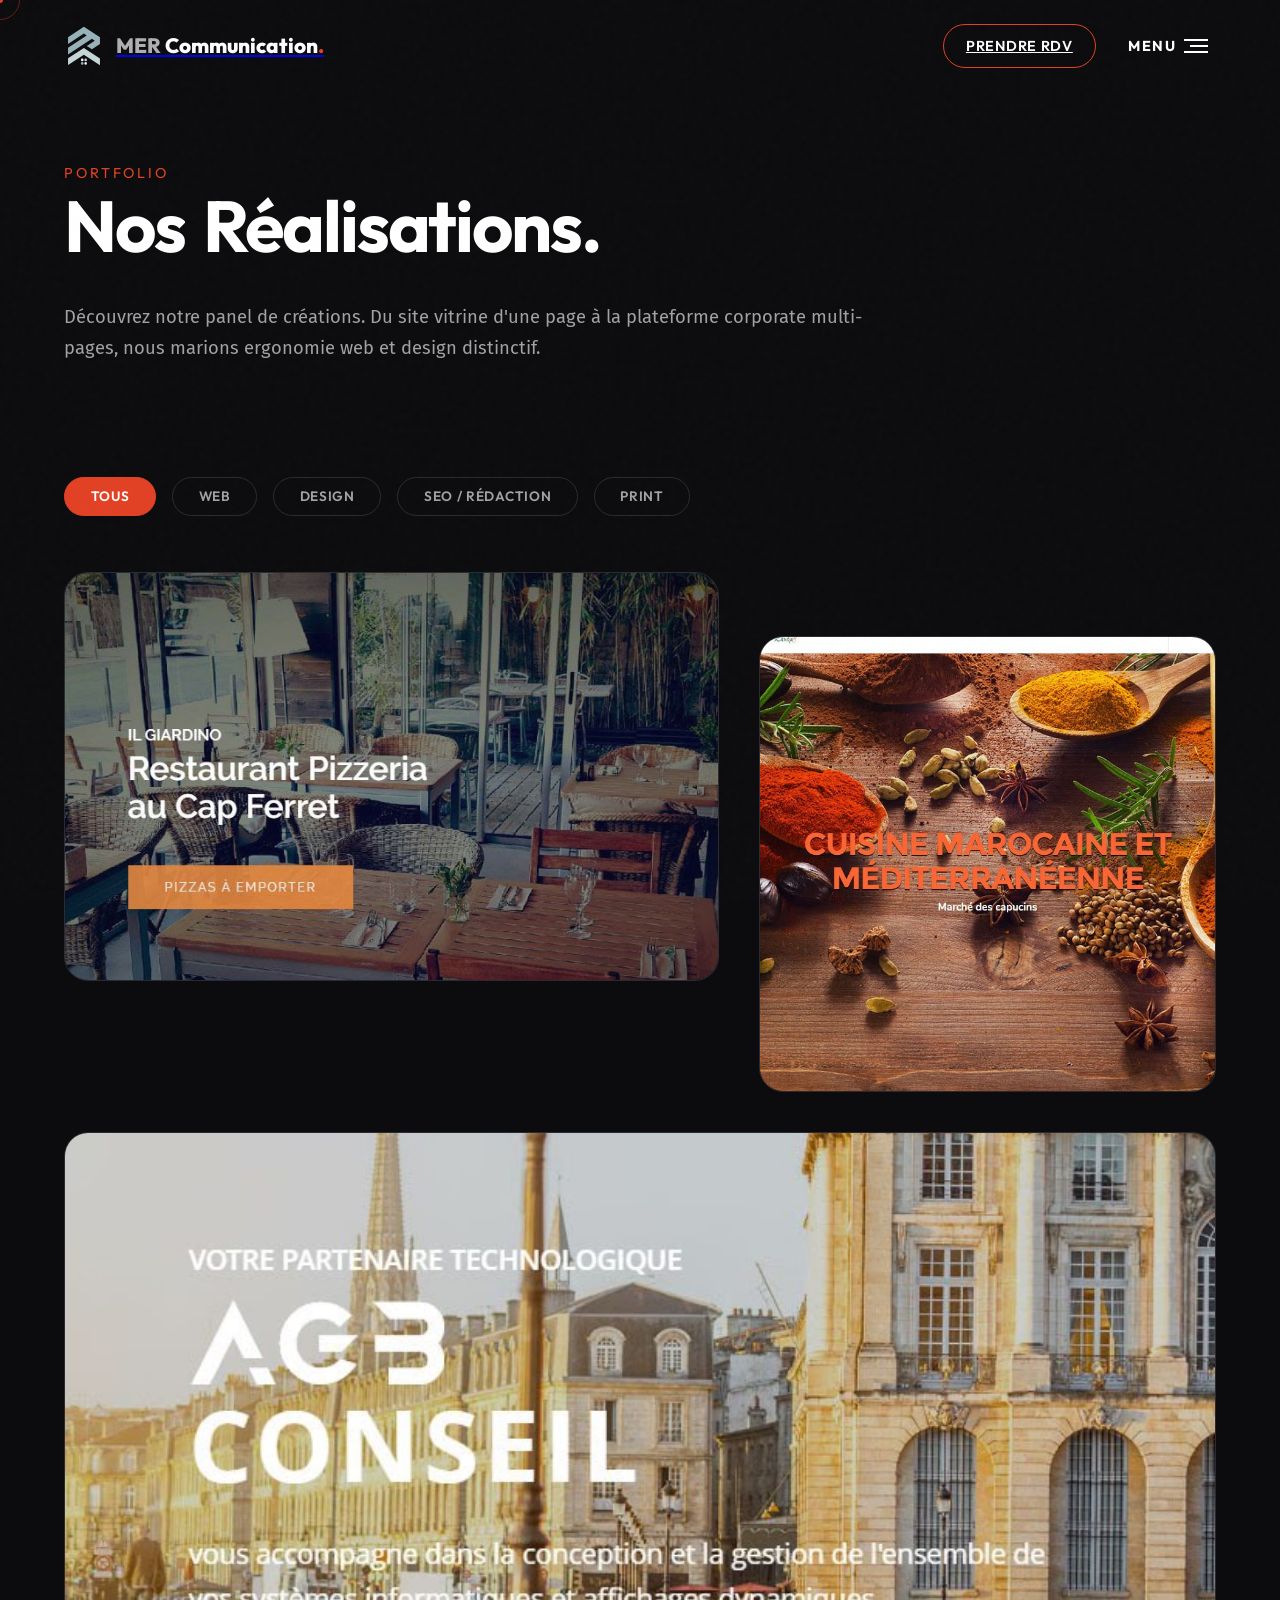
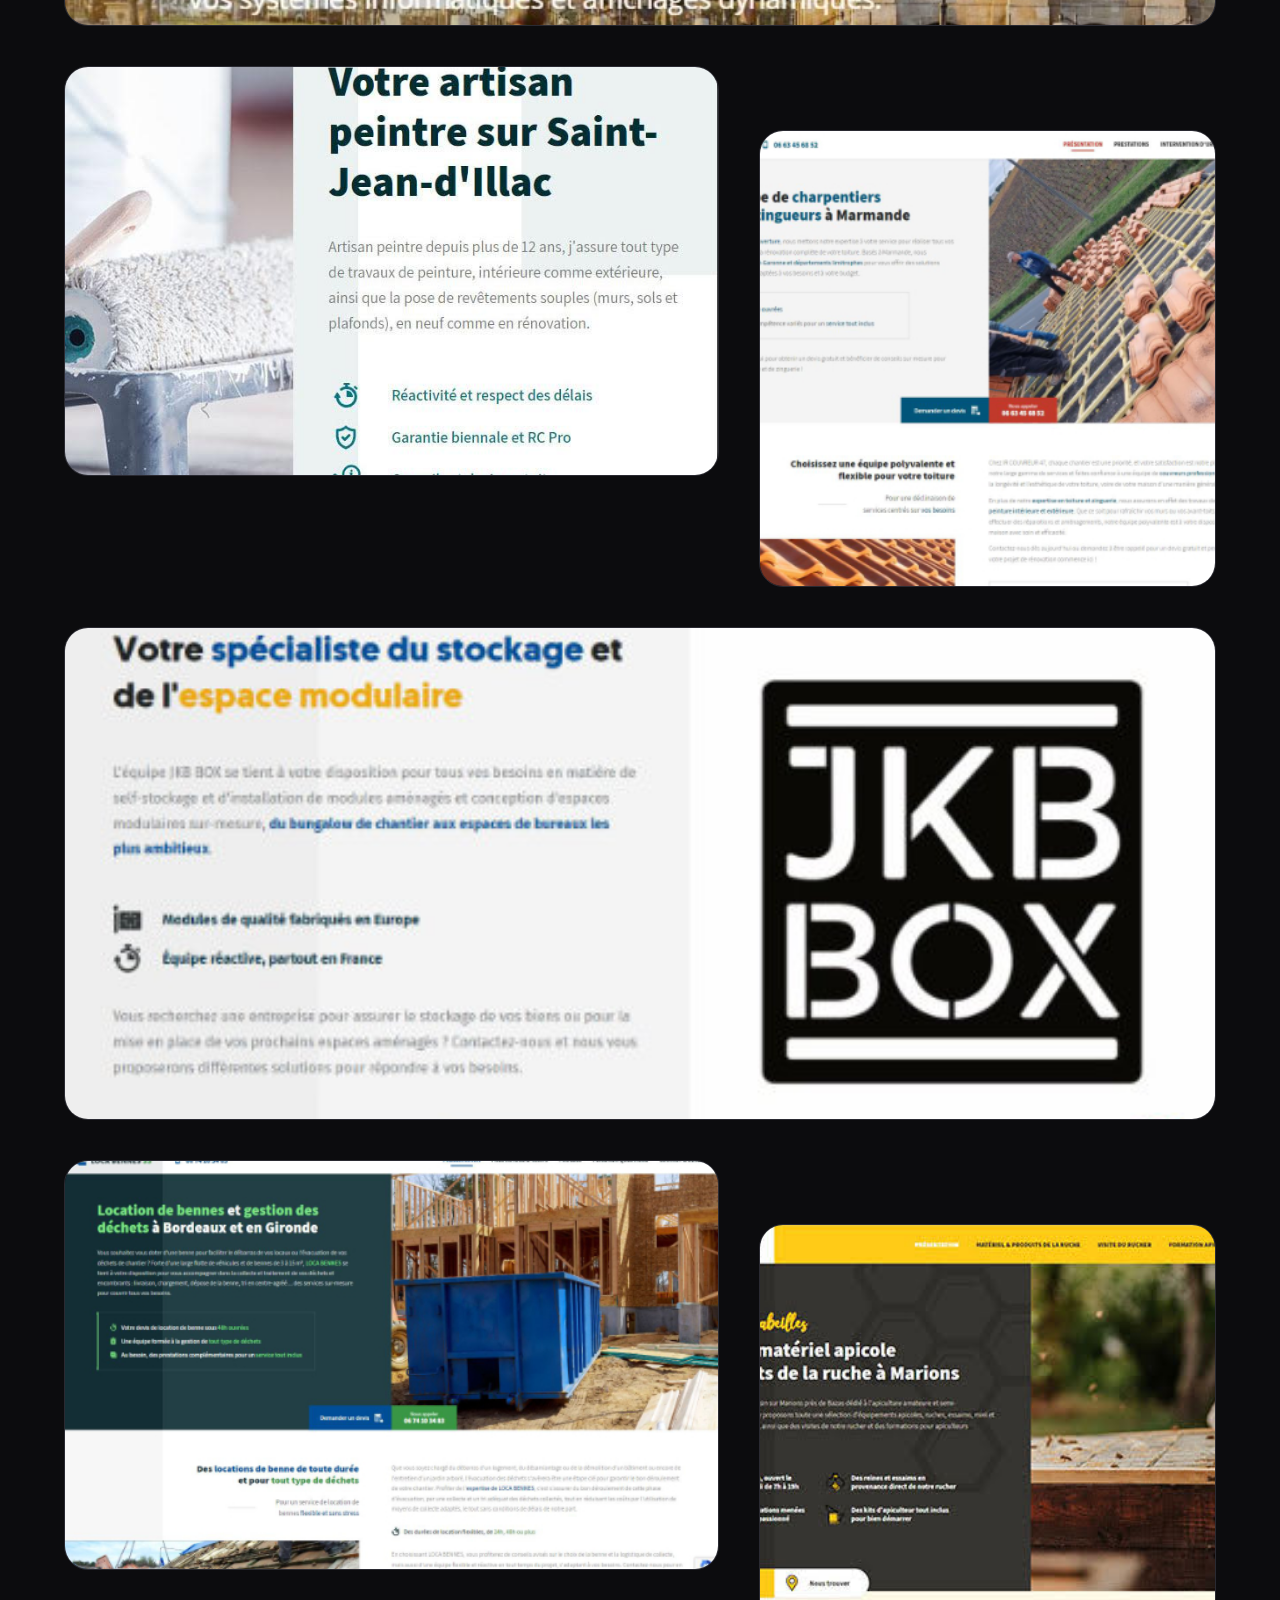
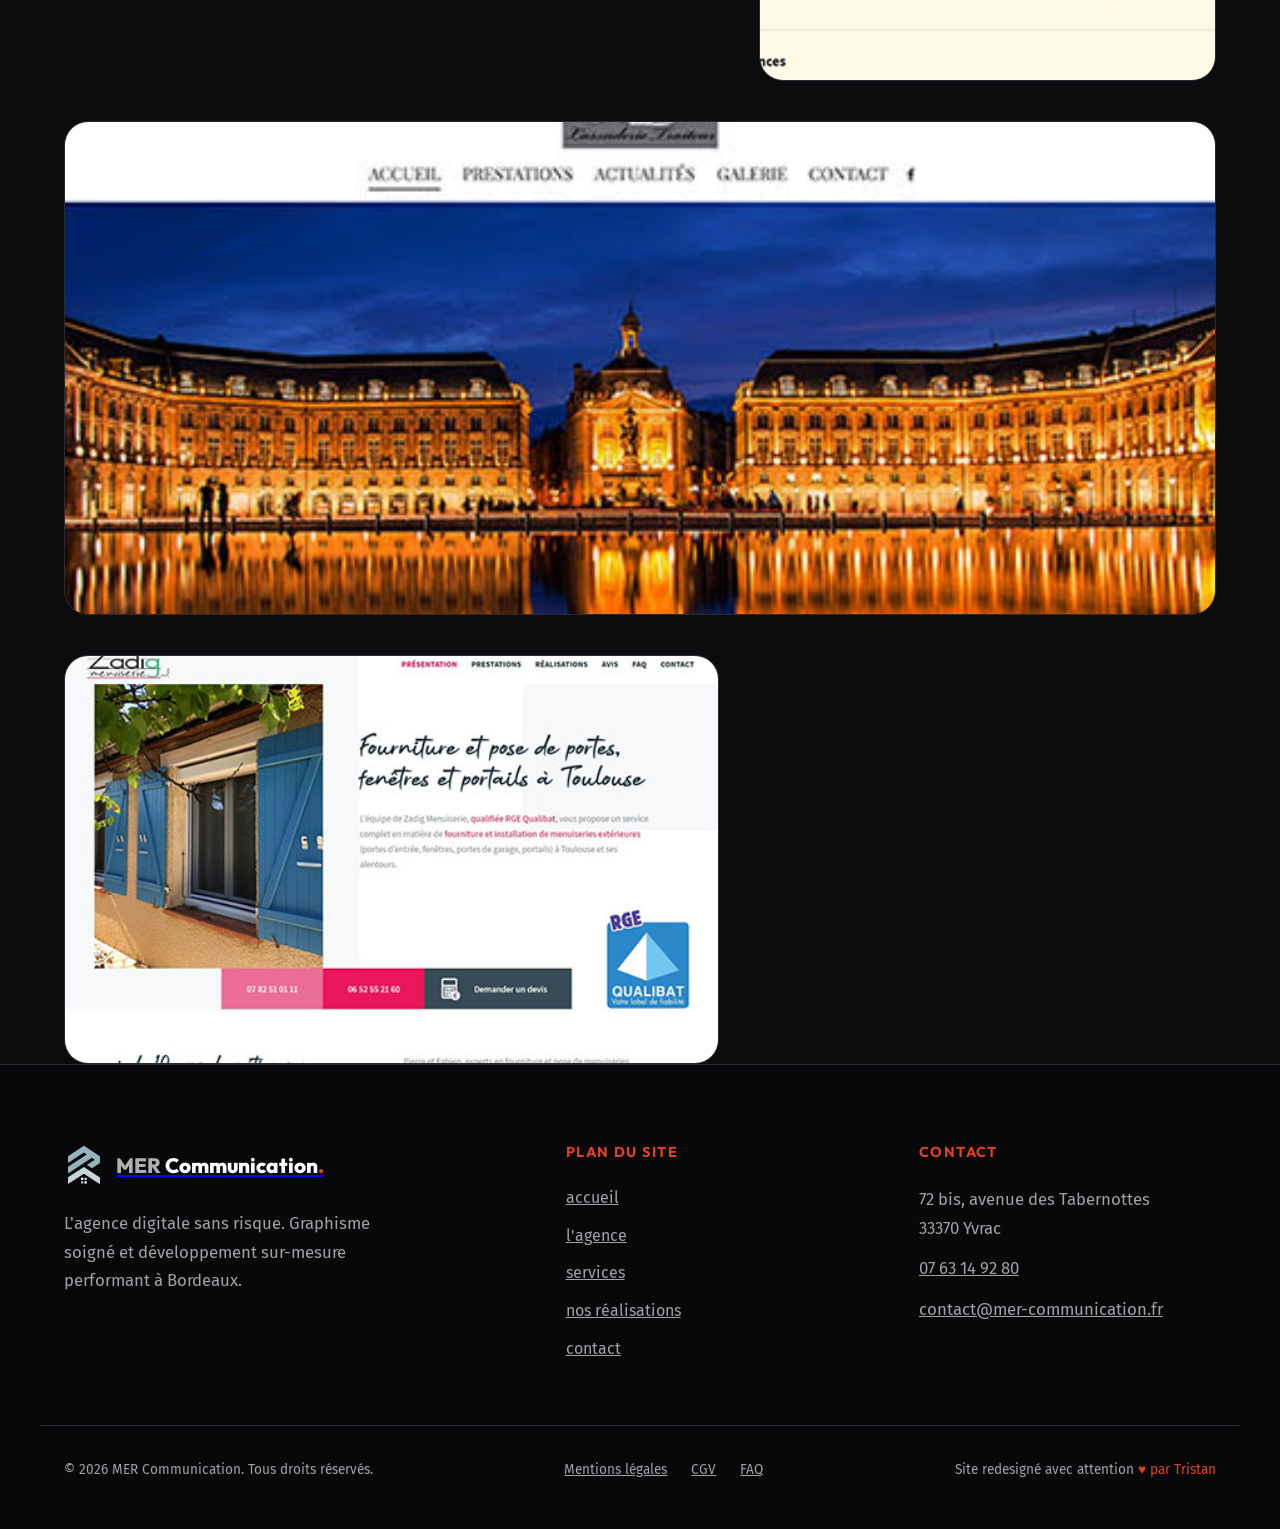
<file: projets.html>
<!DOCTYPE html>
<html lang="fr">
<head>
  <meta charset="utf-8" />
  <meta name="viewport" content="width=device-width, initial-scale=1.0" />
  <title>Nos Réalisations | MER Communication | Portfolio Sites Vitrines Bordeaux</title>
  
  <meta name="description" content="Découvrez le portfolio des projets web et print de MER Communication. Explorez nos créations de sites vitrines sur-mesure et chartes graphiques pour artisans et PME." />
  <meta name="keywords" content="portfolio communication, exemples site internet, creations web Bordeaux, chartes graphiques, MER Communication" />
  
  <!-- Open Graph -->
  <meta property="og:title" content="Nos Réalisations | MER Communication" />
  <meta property="og:description" content="Découvrez notre portfolio de créations de sites internet sur-mesure et d'identités graphiques." />
  <meta property="og:type" content="website" />
  <meta property="og:url" content="https://mer-communication.fr/projets.html" />
  <meta property="og:image" content="https://mer-communication.fr/images/projets/unes/ilgiardino-tab.jpg" />
  <link rel="canonical" href="https://mer-communication.fr/projets.html" />

  <!-- Favicon -->
  <link rel="icon" href="./images/icons/icone-mer-com-dk.svg" type="image/svg+xml" />
  
  <!-- Stylesheets -->
  <link rel="stylesheet" href="./style.css" />
</head>
<body>

  <!-- Grain Overlay -->
  <div class="grain-overlay"></div>

  <!-- Page Transition Layer -->
  <div id="transition-layer" class="transition-layer"></div>

  <!-- Custom Cursor -->
  <div id="custom-cursor-dot"></div>
  <div id="custom-cursor-circle"><span>voir</span></div>

  <!-- Navigation Progress Bar -->
  <div id="scroll-progress"></div>

  <!-- Site Header -->
  <header id="site-header" class="site-header">
    <div class="container header-container">
      <a href="./index.html" class="logo-link">
        <img src="./images/icons/icone-reseau-mer-lg.svg" alt="MER Communication" class="logo-img" />
        <span class="logo-text"><span class="muted-mer">MER</span> Communication<span>.</span></span>
      </a>
      
      <div class="nav-actions">
        <a href="./contact.html" class="nav-rdv-btn">Prendre RDV</a>
        <button id="menu-btn" class="menu-btn" aria-label="Menu Toggle">
          <span>Menu</span>
          <div class="hamburger">
            <span></span>
            <span></span>
            <span></span>
          </div>
        </button>
      </div>
    </div>
  </header>

  <!-- Fullscreen Menu Overlay -->
  <nav id="menu-overlay" class="menu-overlay">
    <div class="container">
      <div class="menu-grid">
        <ul class="menu-links">
          <li class="menu-link-item"><a href="./index.html">accueil</a></li>
          <li class="menu-link-item"><a href="./agence.html">l'agence</a></li>
          <li class="menu-link-item"><a href="./services.html">nos services</a></li>
          <li class="menu-link-item"><a href="./projets.html">nos réalisations</a></li>
          <li class="menu-link-item"><a href="./contact.html">nous contacter</a></li>
        </ul>
        
        <div class="menu-info">
          <div class="menu-info-block">
            <h4>venir à l'agence</h4>
            <p>72 bis, avenue des Tabernottes<br />33370 Yvrac (Bordeaux)</p>
          </div>
          <div class="menu-info-block">
            <h4>nous écrire</h4>
            <p><a href="mailto:contact@mer-communication.fr">contact@mer-communication.fr</a></p>
          </div>
          <div class="menu-info-block">
            <h4>nous appeler</h4>
            <p><a href="tel:0763149280">07 63 14 92 80</a></p>
          </div>
          <div class="menu-info-block">
            <h4>suivez-nous</h4>
            <div class="menu-rs">
              <a href="https://facebook.com/agence.gadvert/" target="_blank" class="menu-rs-link" aria-label="Facebook">
                <img src="./images/icons/facebook-white.svg" alt="Facebook" />
              </a>
              <a href="https://twitter.com/gadvert2" target="_blank" class="menu-rs-link" aria-label="Twitter">
                <img src="./images/icons/twitter-white.svg" alt="Twitter" />
              </a>
            </div>
          </div>
        </div>
      </div>
    </div>
  </nav>

  <main>
    <!-- Header Hero Section -->
    <section class="project-header-section container">
      <span class="hero-tagline reveal">portfolio</span>
      <h1 class="reveal animate-split">Nos Réalisations.</h1>
      <p class="hero-desc reveal stagger-delay-1" style="max-width: 800px; margin-top: 1.5rem;">
        Découvrez notre panel de créations. Du site vitrine d'une page à la plateforme corporate multi-pages, nous marions ergonomie web et design distinctif.
      </p>
    </section>

    <!-- Projects Portfolio Filter & Grid -->
    <section id="portfolio-section" class="container" style="padding-top: 0;">
      <!-- Filter Bar -->
      <div class="projects-filter-bar reveal">
        <button class="filter-btn active" data-filter="all">tous</button>
        <button class="filter-btn" data-filter="web">web</button>
        <button class="filter-btn" data-filter="design">design</button>
        <button class="filter-btn" data-filter="seo">seo / rédaction</button>
        <button class="filter-btn" data-filter="print">print</button>
      </div>

      <!-- Projects Grid -->
      <div class="projects-grid" style="margin-top: 2rem;">
        
        <!-- Project 1: Il Giardino -->
        <a href="./projet-ilgiardino.html" class="project-card reveal stagger-delay-1" data-categories="web design">
          <div class="project-image">
            <img src="./images/projets/unes/ilgiardino-tab.jpg" alt="ilgiardino-ferret.fr, site web par MER Communication" />
          </div>
          <div class="project-overlay">
            <span class="project-category">webdesign & wordpress</span>
            <h3>Il Giardino</h3>
            <p class="project-desc">Site vitrine one-page haut-de-gamme pour une trattoria au Cap Ferret.</p>
          </div>
        </a>

        <!-- Project 2: Zanqa 8 -->
        <a href="./projet-zanqa8.html" class="project-card reveal stagger-delay-2" data-categories="web design">
          <div class="project-image">
            <img src="./images/projets/unes/zanqa8-tab.jpg" alt="zanqa8.fr, site web par MER Communication" />
          </div>
          <div class="project-overlay">
            <span class="project-category">identité & wordpress</span>
            <h3>Zanqa 8</h3>
            <p class="project-desc">Création de l'identité et développement du site vitrine multi-pages.</p>
          </div>
        </a>

        <!-- Project 3: AGB Conseil -->
        <a href="./projet-agbconseil.html" class="project-card reveal stagger-delay-3" data-categories="web design seo">
          <div class="project-image">
            <img src="./images/projets/unes/agb-conseil-tab.jpg" alt="agbconseil.fr, site web par MER Communication" />
          </div>
          <div class="project-overlay">
            <span class="project-category">branding & dev sur-mesure</span>
            <h3>AGB Conseil</h3>
            <p class="project-desc">Logo, maquettage, développement sur-mesure et rédaction web optimisée SEO.</p>
          </div>
        </a>

        <!-- Project 4: Entreprise Capelot -->
        <a href="./projet-capelot.html" class="project-card reveal stagger-delay-1" data-categories="web seo">
          <div class="project-image">
            <img src="./images/projets/unes/entreprise-capelot-tab.jpg" alt="entreprise-capelot.fr, site web par MER Communication" />
          </div>
          <div class="project-overlay">
            <span class="project-category">webdesign & rédaction</span>
            <h3>Entreprise Capelot</h3>
            <p class="project-desc">Site vitrine multi-pages optimisé pour la rédaction et l'acquisition de contacts.</p>
          </div>
        </a>

        <!-- Project 5: IR Couvreur 47 -->
        <div class="project-card reveal stagger-delay-2" data-categories="web seo">
          <div class="project-image">
            <img src="./images/projets/ir-couvreur-47.jpg" alt="ir-couvreur-47.fr, site web par MER Communication" />
          </div>
          <div class="project-overlay">
            <span class="project-category">développement web & seo</span>
            <h3>IR Couvreur 47</h3>
            <p class="project-desc">Création d'un site vitrine d'artisan local optimisé pour le référencement de proximité.</p>
          </div>
        </div>

        <!-- Project 6: JKB Box -->
        <div class="project-card reveal stagger-delay-3" data-categories="web">
          <div class="project-image">
            <img src="./images/projets/jkb-box.jpg" alt="jkb-box.fr, site web par MER Communication" />
          </div>
          <div class="project-overlay">
            <span class="project-category">développement web</span>
            <h3>JKB Box</h3>
            <p class="project-desc">Site de présentation de box de stockage sécurisées à Bordeaux.</p>
          </div>
        </div>

        <!-- Project 7: Loca Bennes 33 -->
        <div class="project-card reveal stagger-delay-1" data-categories="web">
          <div class="project-image">
            <img src="./images/projets/loca-bennes-33.jpg" alt="loca-bennes-33.fr, site web par MER Communication" />
          </div>
          <div class="project-overlay">
            <span class="project-category">développement web</span>
            <h3>Loca Bennes 33</h3>
            <p class="project-desc">Site vitrine d'entreprise de location de bennes pour chantiers.</p>
          </div>
        </div>

        <!-- Project 8: O Temps des Abeilles -->
        <div class="project-card reveal stagger-delay-2" data-categories="web design">
          <div class="project-image">
            <img src="./images/projets/o-temps-des-abeilles.jpg" alt="o-temps-des-abeilles.fr, site web par MER Communication" />
          </div>
          <div class="project-overlay">
            <span class="project-category">webdesign & identité</span>
            <h3>O Temps des Abeilles</h3>
            <p class="project-desc">Branding et développement d'un site e-commerce artisanal pour un apiculteur.</p>
          </div>
        </div>

        <!-- Project 9: Lassuderie Traiteur -->
        <div class="project-card reveal stagger-delay-3" data-categories="web design print">
          <div class="project-image">
            <img src="./images/projets/lassuderie-traiteur.jpg" alt="lassuderie-traiteur.fr, site web par MER Communication" />
          </div>
          <div class="project-overlay">
            <span class="project-category">identité & web & print</span>
            <h3>Lassuderie Traiteur</h3>
            <p class="project-desc">Charte graphique complète, refonte de site internet et cartes de visite.</p>
          </div>
        </div>

        <!-- Project 10: Zadig Menuiserie -->
        <div class="project-card reveal stagger-delay-1" data-categories="web">
          <div class="project-image">
            <img src="./images/projets/zadig-menuiserie.jpg" alt="zadig-menuiserie.fr, site web par MER Communication" />
          </div>
          <div class="project-overlay">
            <span class="project-category">développement web</span>
            <h3>Zadig Menuiserie</h3>
            <p class="project-desc">Site vitrine moderne présentant des créations en bois sur-mesure.</p>
          </div>
        </div>

      </div>
    </section>
  </main>

  <!-- Footer -->
  <footer class="site-footer">
    <div class="container footer-grid">
      <div class="footer-brand">
        <a href="./index.html" class="logo-link">
          <img src="./images/icons/icone-reseau-mer-lg.svg" alt="MER Communication" class="logo-img" />
          <span class="logo-text"><span class="muted-mer">MER</span> Communication<span>.</span></span>
        </a>
        <p class="footer-tagline">
          L'agence digitale sans risque. Graphisme soigné et développement sur-mesure performant à Bordeaux.
        </p>
      </div>
      
      <div class="footer-links">
        <h4>plan du site</h4>
        <ul>
          <li><a href="./index.html">accueil</a></li>
          <li><a href="./agence.html">l'agence</a></li>
          <li><a href="./services.html">services</a></li>
          <li><a href="./projets.html">nos réalisations</a></li>
          <li><a href="./contact.html">contact</a></li>
        </ul>
      </div>

      <div class="footer-contact">
        <h4>contact</h4>
        <address>
          <p>72 bis, avenue des Tabernottes<br />33370 Yvrac</p>
          <p><a href="tel:0763149280">07 63 14 92 80</a></p>
          <p><a href="mailto:contact@mer-communication.fr">contact@mer-communication.fr</a></p>
        </address>
      </div>
    </div>

    <div class="container footer-bottom">
      <p>&copy; 2026 MER Communication. Tous droits réservés.</p>
      <div class="footer-bottom-links">
        <a href="#">Mentions légales</a>
        <a href="#">CGV</a>
        <a href="#">FAQ</a>
      </div>
      <p class="footer-love">Site redesigné avec attention <span>♥ par Tristan</span></p>
    </div>
  </footer>

  <!-- Scripts -->
  <script src="./script.js"></script>
</body>
</html>
</file>
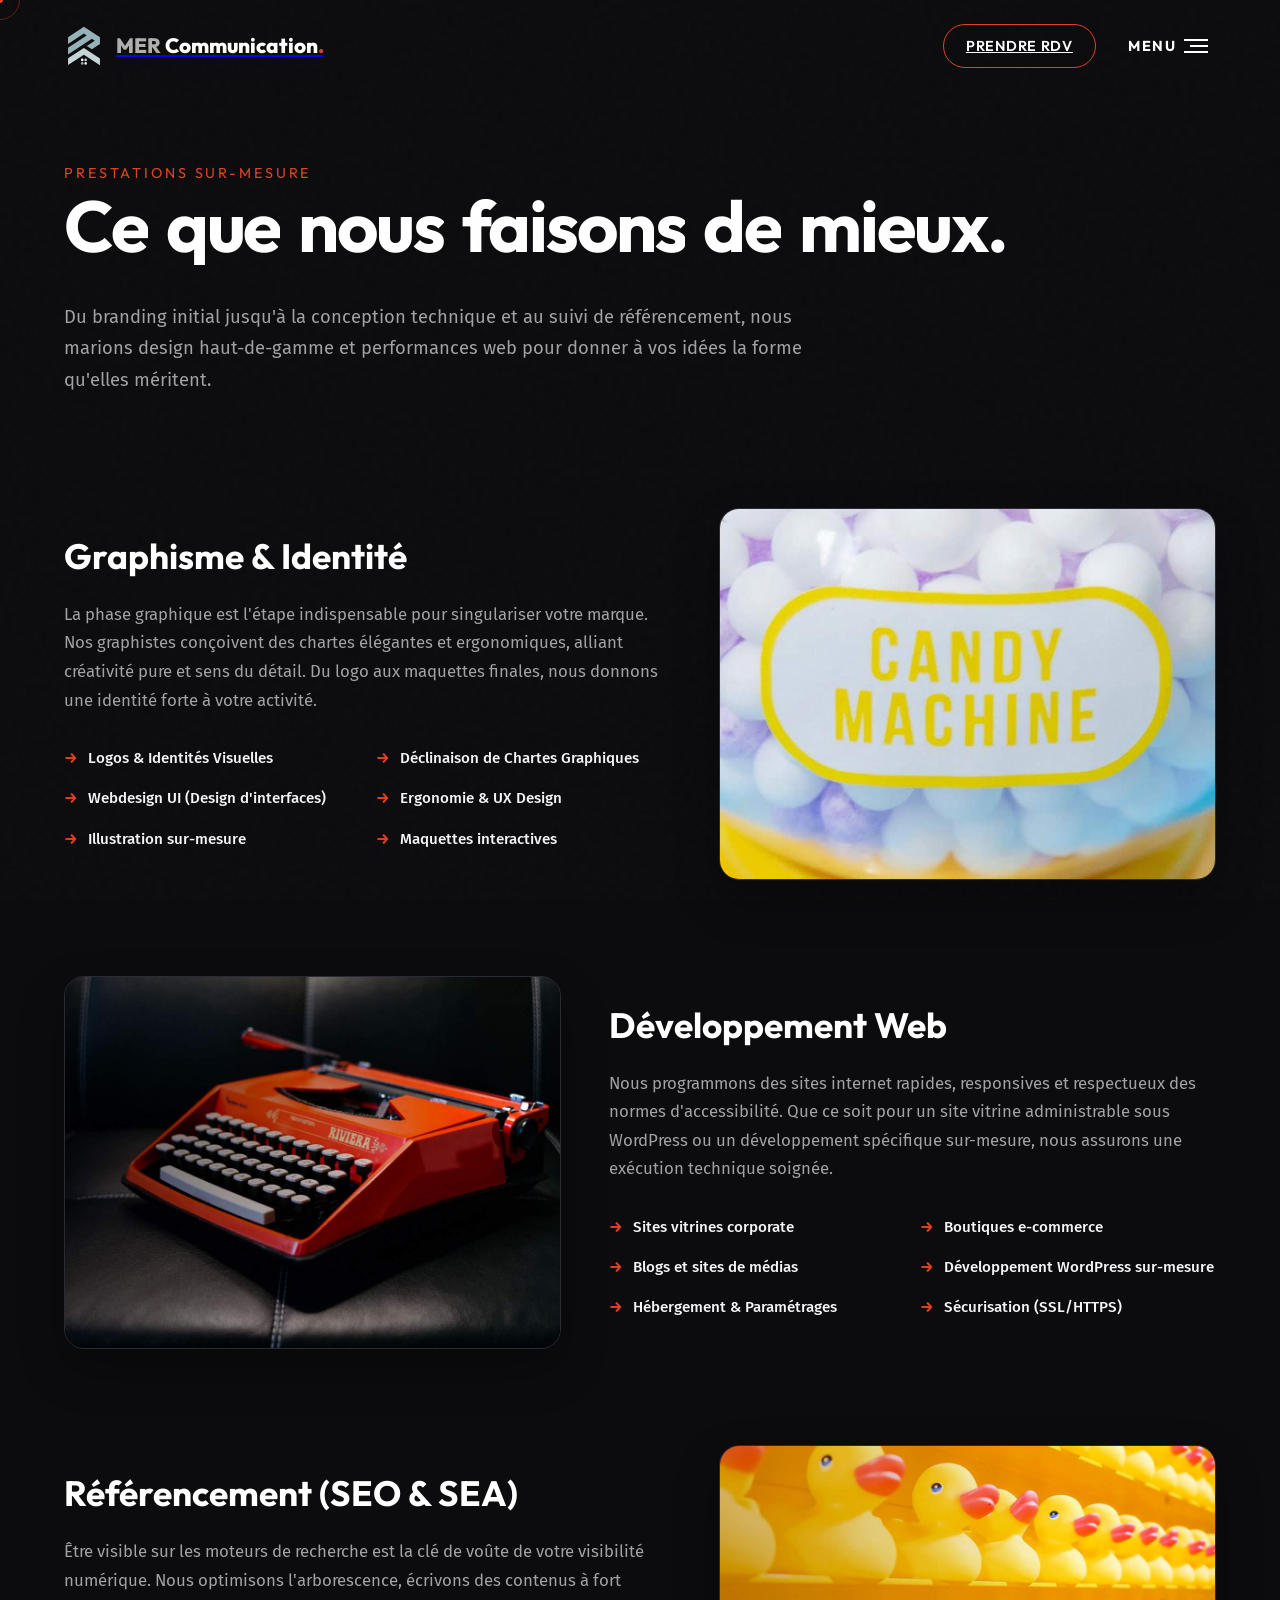
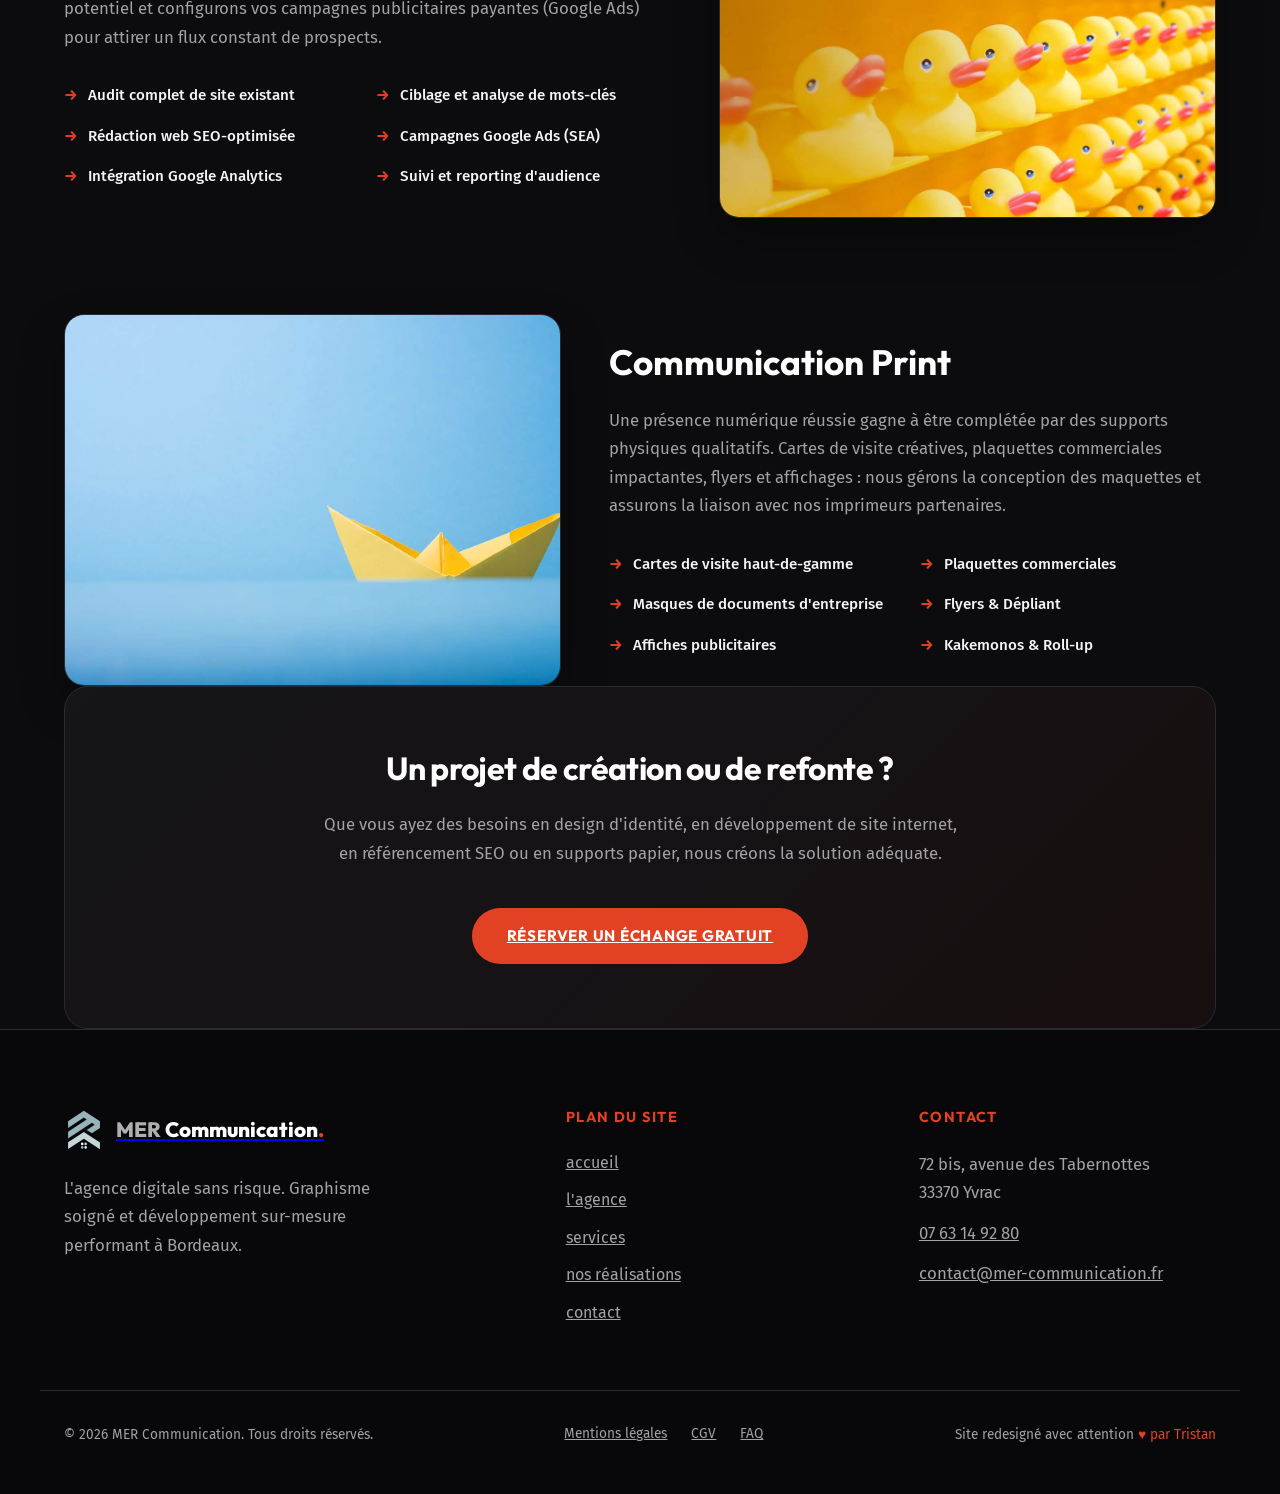
<file: services.html>
<!DOCTYPE html>
<html lang="fr">
<head>
  <meta charset="utf-8" />
  <meta name="viewport" content="width=device-width, initial-scale=1.0" />
  <title>Nos Services | MER Communication | Agence Digitale Bordeaux</title>
  
  <meta name="description" content="Découvrez nos prestations : graphisme sur-mesure (logo, charte), développement de sites vitrines WordPress et sur-mesure, référencement naturel SEO et supports print." />
  <meta name="keywords" content="services agence communication, graphisme Bordeaux, création site internet, référencement naturel, print flyers cartes de visite" />
  
  <!-- Open Graph -->
  <meta property="og:title" content="Nos Services | MER Communication" />
  <meta property="og:description" content="Découvrez nos expertises en design, developpement, référencement et supports papier." />
  <meta property="og:type" content="website" />
  <meta property="og:url" content="https://mer-communication.fr/services.html" />
  <meta property="og:image" content="https://mer-communication.fr/images/photos/candymachine.jpg" />
  <link rel="canonical" href="https://mer-communication.fr/services.html" />

  <!-- Favicon -->
  <link rel="icon" href="./images/icons/icone-mer-com-dk.svg" type="image/svg+xml" />
  
  <!-- Stylesheets -->
  <link rel="stylesheet" href="./style.css" />
</head>
<body>

  <!-- Grain Overlay -->
  <div class="grain-overlay"></div>

  <!-- Page Transition Layer -->
  <div id="transition-layer" class="transition-layer"></div>

  <!-- Custom Cursor -->
  <div id="custom-cursor-dot"></div>
  <div id="custom-cursor-circle"><span>voir</span></div>

  <!-- Navigation Progress Bar -->
  <div id="scroll-progress"></div>

  <!-- Site Header -->
  <header id="site-header" class="site-header">
    <div class="container header-container">
      <a href="./index.html" class="logo-link">
        <img src="./images/icons/icone-reseau-mer-lg.svg" alt="MER Communication" class="logo-img" />
        <span class="logo-text"><span class="muted-mer">MER</span> Communication<span>.</span></span>
      </a>
      
      <div class="nav-actions">
        <a href="./contact.html" class="nav-rdv-btn">Prendre RDV</a>
        <button id="menu-btn" class="menu-btn" aria-label="Menu Toggle">
          <span>Menu</span>
          <div class="hamburger">
            <span></span>
            <span></span>
            <span></span>
          </div>
        </button>
      </div>
    </div>
  </header>

  <!-- Fullscreen Menu Overlay -->
  <nav id="menu-overlay" class="menu-overlay">
    <div class="container">
      <div class="menu-grid">
        <ul class="menu-links">
          <li class="menu-link-item"><a href="./index.html">accueil</a></li>
          <li class="menu-link-item"><a href="./agence.html">l'agence</a></li>
          <li class="menu-link-item"><a href="./services.html">nos services</a></li>
          <li class="menu-link-item"><a href="./projets.html">nos réalisations</a></li>
          <li class="menu-link-item"><a href="./contact.html">nous contacter</a></li>
        </ul>
        
        <div class="menu-info">
          <div class="menu-info-block">
            <h4>venir à l'agence</h4>
            <p>72 bis, avenue des Tabernottes<br />33370 Yvrac (Bordeaux)</p>
          </div>
          <div class="menu-info-block">
            <h4>nous écrire</h4>
            <p><a href="mailto:contact@mer-communication.fr">contact@mer-communication.fr</a></p>
          </div>
          <div class="menu-info-block">
            <h4>nous appeler</h4>
            <p><a href="tel:0763149280">07 63 14 92 80</a></p>
          </div>
          <div class="menu-info-block">
            <h4>suivez-nous</h4>
            <div class="menu-rs">
              <a href="https://facebook.com/agence.gadvert/" target="_blank" class="menu-rs-link" aria-label="Facebook">
                <img src="./images/icons/facebook-white.svg" alt="Facebook" />
              </a>
              <a href="https://twitter.com/gadvert2" target="_blank" class="menu-rs-link" aria-label="Twitter">
                <img src="./images/icons/twitter-white.svg" alt="Twitter" />
              </a>
            </div>
          </div>
        </div>
      </div>
    </div>
  </nav>

  <main>
    <!-- Header Hero Section -->
    <section class="project-header-section container">
      <span class="hero-tagline reveal">prestations sur-mesure</span>
      <h1 class="reveal animate-split">Ce que nous faisons de mieux.</h1>
      <p class="hero-desc reveal stagger-delay-1" style="max-width: 800px; margin-top: 1.5rem;">
        Du branding initial jusqu'à la conception technique et au suivi de référencement, nous marions design haut-de-gamme et performances web pour donner à vos idées la forme qu'elles méritent.
      </p>
    </section>

    <!-- Services Details (Alternating sections) -->
    <section id="services-details" class="container" style="padding-top: 0;">
      <div class="services-container">
        
        <!-- Service 1: Graphisme -->
        <div class="service-row reveal">
          <div class="service-content">
            <h3>Graphisme & Identité</h3>
            <p>
              La phase graphique est l'étape indispensable pour singulariser votre marque. Nos graphistes conçoivent des chartes élégantes et ergonomiques, alliant créativité pure et sens du détail. Du logo aux maquettes finales, nous donnons une identité forte à votre activité.
            </p>
            <ul class="service-features">
              <li>Logos & Identités Visuelles</li>
              <li>Déclinaison de Chartes Graphiques</li>
              <li>Webdesign UI (Design d'interfaces)</li>
              <li>Ergonomie & UX Design</li>
              <li>Illustration sur-mesure</li>
              <li>Maquettes interactives</li>
            </ul>
          </div>
          <div class="service-visual">
            <img src="./images/photos/candymachine.jpg" alt="Créativité et design par MER Communication" />
          </div>
        </div>

        <!-- Service 2: Developpement Web -->
        <div class="service-row reveal">
          <div class="service-content">
            <h3>Développement Web</h3>
            <p>
              Nous programmons des sites internet rapides, responsives et respectueux des normes d'accessibilité. Que ce soit pour un site vitrine administrable sous WordPress ou un développement spécifique sur-mesure, nous assurons une exécution technique soignée.
            </p>
            <ul class="service-features">
              <li>Sites vitrines corporate</li>
              <li>Boutiques e-commerce</li>
              <li>Blogs et sites de médias</li>
              <li>Développement WordPress sur-mesure</li>
              <li>Hébergement & Paramétrages</li>
              <li>Sécurisation (SSL/HTTPS)</li>
            </ul>
          </div>
          <div class="service-visual">
            <img src="./images/photos/dev-web.jpg" alt="Développement de sites web sur-mesure" />
          </div>
        </div>

        <!-- Service 3: SEO / Référencement -->
        <div class="service-row reveal">
          <div class="service-content">
            <h3>Référencement (SEO & SEA)</h3>
            <p>
              Être visible sur les moteurs de recherche est la clé de voûte de votre visibilité numérique. Nous optimisons l'arborescence, écrivons des contenus à fort potentiel et configurons vos campagnes publicitaires payantes (Google Ads) pour attirer un flux constant de prospects.
            </p>
            <ul class="service-features">
              <li>Audit complet de site existant</li>
              <li>Ciblage et analyse de mots-clés</li>
              <li>Rédaction web SEO-optimisée</li>
              <li>Campagnes Google Ads (SEA)</li>
              <li>Intégration Google Analytics</li>
              <li>Suivi et reporting d'audience</li>
            </ul>
          </div>
          <div class="service-visual">
            <img src="./images/photos/referencement.jpg" alt="Optimisation de référencement naturel à Bordeaux" />
          </div>
        </div>

        <!-- Service 4: Print / Supports -->
        <div class="service-row reveal">
          <div class="service-content">
            <h3>Communication Print</h3>
            <p>
              Une présence numérique réussie gagne à être complétée par des supports physiques qualitatifs. Cartes de visite créatives, plaquettes commerciales impactantes, flyers et affichages : nous gérons la conception des maquettes et assurons la liaison avec nos imprimeurs partenaires.
            </p>
            <ul class="service-features">
              <li>Cartes de visite haut-de-gamme</li>
              <li>Plaquettes commerciales</li>
              <li>Masques de documents d'entreprise</li>
              <li>Flyers & Dépliant</li>
              <li>Affiches publicitaires</li>
              <li>Kakemonos & Roll-up</li>
            </ul>
          </div>
          <div class="service-visual">
            <img src="./images/photos/print.jpg" alt="Impression et création de supports physiques print" />
          </div>
        </div>

      </div>
    </section>

    <!-- CTA Section -->
    <section class="container reveal">
      <div style="background: linear-gradient(135deg, var(--color-card) 0%, rgba(var(--color-primary-rgb), 0.05) 100%); border: 1px solid var(--color-border); padding: 4rem; border-radius: 24px; text-align: center;">
        <h2 style="margin-bottom: 1.5rem; font-size: 2rem;">Un projet de création ou de refonte ?</h2>
        <p style="max-width: 650px; margin: 0 auto 2.5rem;">
          Que vous ayez des besoins en design d'identité, en développement de site internet, en référencement SEO ou en supports papier, nous créons la solution adéquate.
        </p>
        <a href="./contact.html" class="btn btn-primary">Réserver un échange gratuit</a>
      </div>
    </section>
  </main>

  <!-- Footer -->
  <footer class="site-footer">
    <div class="container footer-grid">
      <div class="footer-brand">
        <a href="./index.html" class="logo-link">
          <img src="./images/icons/icone-reseau-mer-lg.svg" alt="MER Communication" class="logo-img" />
          <span class="logo-text"><span class="muted-mer">MER</span> Communication<span>.</span></span>
        </a>
        <p class="footer-tagline">
          L'agence digitale sans risque. Graphisme soigné et développement sur-mesure performant à Bordeaux.
        </p>
      </div>
      
      <div class="footer-links">
        <h4>plan du site</h4>
        <ul>
          <li><a href="./index.html">accueil</a></li>
          <li><a href="./agence.html">l'agence</a></li>
          <li><a href="./services.html">services</a></li>
          <li><a href="./projets.html">nos réalisations</a></li>
          <li><a href="./contact.html">contact</a></li>
        </ul>
      </div>

      <div class="footer-contact">
        <h4>contact</h4>
        <address>
          <p>72 bis, avenue des Tabernottes<br />33370 Yvrac</p>
          <p><a href="tel:0763149280">07 63 14 92 80</a></p>
          <p><a href="mailto:contact@mer-communication.fr">contact@mer-communication.fr</a></p>
        </address>
      </div>
    </div>

    <div class="container footer-bottom">
      <p>&copy; 2026 MER Communication. Tous droits réservés.</p>
      <div class="footer-bottom-links">
        <a href="#">Mentions légales</a>
        <a href="#">CGV</a>
        <a href="#">FAQ</a>
      </div>
      <p class="footer-love">Site redesigné avec attention <span>♥ par Tristan</span></p>
    </div>
  </footer>

  <!-- Scripts -->
  <script src="./script.js"></script>
</body>
</html>
</file>
<file: style.css>
@import url('https://fonts.googleapis.com/css2?family=Fira+Sans:ital,wght@0,100;0,200;0,300;0,400;0,500;0,600;0,700;0,800;0,900;1,100;1,200;1,300;1,400;1,500;1,600;1,700;1,800;1,900&family=Outfit:wght@100..900&display=swap');

/* =========== Design System & Variables =========== */
:root {
  --color-bg: #0c0c0e;
  --color-card: #15151a;
  --color-card-hover: #1c1c24;
  --color-primary: #e24124;
  --color-primary-rgb: 226, 65, 36;
  --color-primary-dark: #9e2915;
  --color-primary-light: #ef856f;
  --color-text: #f5f5f7;
  --color-text-muted: #a1a1a6;
  --color-border: #2a2a32;
  --color-border-hover: rgba(226, 65, 36, 0.4);
  
  --font-headings: 'Outfit', sans-serif;
  --font-body: 'Fira Sans', sans-serif;
  
  --transition-fast: 0.2s cubic-bezier(0.25, 0.8, 0.25, 1);
  --transition-normal: 0.4s cubic-bezier(0.25, 0.8, 0.25, 1);
  --transition-slow: 0.7s cubic-bezier(0.25, 1, 0.5, 1);
  
  --container-max-width: 1200px;
}

/* =========== Reset & Base Styles =========== */
*, *::before, *::after {
  margin: 0;
  padding: 0;
  box-sizing: border-box;
  -webkit-font-smoothing: antialiased;
  -moz-osx-font-smoothing: grayscale;
}

html {
  font-size: 16px;
  scroll-behavior: smooth;
  background-color: var(--color-bg);
  color: var(--color-text);
  font-family: var(--font-body);
  overflow-x: hidden;
}

body {
  min-height: 100vh;
  width: 100%;
  overflow-x: hidden;
  position: relative;
  line-height: 1.6;
}

/* Hide default cursor on desktop devices with fine pointers */
@media (hover: hover) and (pointer: fine) {
  body, a, button, select, input, textarea {
    cursor: none !important;
  }
}

/* Custom Scrollbar */
::-webkit-scrollbar {
  width: 8px;
  background-color: var(--color-bg);
}

::-webkit-scrollbar-thumb {
  background-color: var(--color-primary-dark);
  border-radius: 4px;
}

::-webkit-scrollbar-thumb:hover {
  background-color: var(--color-primary);
}

/* Selection */
::selection {
  background-color: var(--color-primary);
  color: #fff;
}

/* =========== Layout Utilities =========== */
.container {
  width: 100%;
  max-width: var(--container-max-width);
  margin: 0 auto;
  padding: 0 1.5rem;
}

.centered {
  display: flex;
  justify-content: center;
  align-items: center;
  text-align: center;
}

section {
  padding: 6rem 0;
  position: relative;
}

.reveal {
  opacity: 0;
  transform: translateY(30px);
  transition: opacity var(--transition-slow), transform var(--transition-slow);
}

.reveal.visible {
  opacity: 1;
  transform: translateY(0);
}

.stagger-delay-1 { transition-delay: 0.1s; }
.stagger-delay-2 { transition-delay: 0.2s; }
.stagger-delay-3 { transition-delay: 0.3s; }
.stagger-delay-4 { transition-delay: 0.4s; }
.stagger-delay-5 { transition-delay: 0.5s; }

/* =========== Typography =========== */
h1, h2, h3, h4, h5, h6 {
  font-family: var(--font-headings);
  font-weight: 700;
  line-height: 1.1;
  color: #fff;
}

h1 {
  font-size: clamp(2.5rem, 6vw, 4.5rem);
  letter-spacing: -0.03em;
}

h2 {
  font-size: clamp(2rem, 4vw, 3rem);
  margin-bottom: 2.5rem;
  letter-spacing: -0.02em;
  position: relative;
}

h2 .accent-dot {
  color: var(--color-primary);
}

h3 {
  font-size: clamp(1.3rem, 2vw, 1.8rem);
  margin-bottom: 1rem;
}

p {
  color: var(--color-text-muted);
  font-size: 1.05rem;
  line-height: 1.7;
}

p strong {
  color: #fff;
}

.highlight {
  color: var(--color-primary);
}

.text-stroke {
  color: transparent;
  -webkit-text-stroke: 1px rgba(255, 255, 255, 0.15);
}

/* =========== Custom Cursor =========== */
#custom-cursor-dot {
  width: 6px;
  height: 6px;
  background-color: var(--color-primary);
  border-radius: 50%;
  position: fixed;
  top: 0;
  left: 0;
  pointer-events: none;
  z-index: 9999;
  transform: translate(-50%, -50%);
  transition: width 0.1s, height 0.1s, background-color 0.1s;
  display: none;
}

#custom-cursor-circle {
  width: 40px;
  height: 40px;
  border: 1px solid rgba(var(--color-primary-rgb), 0.4);
  border-radius: 50%;
  position: fixed;
  top: 0;
  left: 0;
  pointer-events: none;
  z-index: 9998;
  transform: translate(-50%, -50%);
  transition: transform 0.05s ease-out, width var(--transition-fast), height var(--transition-fast), border-color var(--transition-fast), background-color var(--transition-fast);
  display: none;
  justify-content: center;
  align-items: center;
  overflow: hidden;
}

@media (hover: hover) and (pointer: fine) {
  #custom-cursor-dot {
    display: block;
  }
  #custom-cursor-circle {
    display: flex;
  }
}

#custom-cursor-circle span {
  font-size: 8px;
  font-weight: 800;
  letter-spacing: 0.1em;
  color: #fff;
  opacity: 0;
  transition: opacity var(--transition-fast);
  text-transform: uppercase;
}

/* Cursor Hover states */
body.cursor-hover #custom-cursor-circle {
  width: 60px;
  height: 60px;
  border-color: var(--color-primary);
  background-color: rgba(var(--color-primary-rgb), 0.05);
}

body.cursor-view-project #custom-cursor-circle {
  width: 80px;
  height: 80px;
  border-color: var(--color-primary);
  background-color: var(--color-primary);
}

body.cursor-view-project #custom-cursor-circle span {
  opacity: 1;
}

/* =========== Navigation Bar (Header) =========== */
.site-header {
  position: fixed;
  top: 0;
  left: 0;
  width: 100%;
  z-index: 100;
  padding: 1.5rem 0;
  transition: padding var(--transition-normal);
}

.site-header.scrolled {
  padding: 1rem 0;
  background-color: rgba(12, 12, 14, 0.85);
  backdrop-filter: blur(10px);
  border-bottom: 1px solid var(--color-border);
}

.header-container {
  display: flex;
  justify-content: space-between;
  align-items: center;
}

.logo-link {
  display: flex;
  align-items: center;
  gap: 0.75rem;
  z-index: 102;
}

.logo-img {
  height: 40px;
  width: auto;
  transition: transform var(--transition-normal);
}

.logo-text {
  font-family: var(--font-headings);
  font-weight: 800;
  font-size: 1.3rem;
  color: #fff;
}

.logo-text span {
  color: var(--color-primary);
}

.logo-text .muted-mer {
  color: #b0aeaf;
}

.nav-actions {
  display: flex;
  align-items: center;
  gap: 1.5rem;
  z-index: 102;
}

.nav-rdv-btn {
  background-color: transparent;
  color: #fff;
  border: 1px solid var(--color-primary);
  padding: 0.6rem 1.4rem;
  font-family: var(--font-headings);
  font-weight: 600;
  font-size: 0.9rem;
  border-radius: 50px;
  text-transform: uppercase;
  letter-spacing: 0.05em;
  transition: background-color var(--transition-fast), border-color var(--transition-fast), transform var(--transition-fast);
  display: inline-block;
}

.nav-rdv-btn:hover {
  background-color: var(--color-primary);
  border-color: var(--color-primary);
  transform: translateY(-2px);
}

/* Hamburger menu button */
.menu-btn {
  background: transparent;
  border: none;
  display: flex;
  align-items: center;
  gap: 0.5rem;
  color: #fff;
  font-family: var(--font-headings);
  font-weight: 700;
  font-size: 0.9rem;
  text-transform: uppercase;
  letter-spacing: 0.1em;
  padding: 0.5rem;
  z-index: 102;
}

.hamburger {
  width: 24px;
  height: 14px;
  position: relative;
  display: flex;
  flex-direction: column;
  justify-content: space-between;
}

.hamburger span {
  display: block;
  width: 100%;
  height: 2px;
  background-color: #fff;
  transition: transform var(--transition-normal), opacity var(--transition-normal), background-color var(--transition-normal);
}

.hamburger span:nth-child(2) {
  width: 75%;
  align-self: flex-end;
}

.menu-active .hamburger span:nth-child(1) {
  transform: translateY(6px) rotate(45deg);
}

.menu-active .hamburger span:nth-child(2) {
  opacity: 0;
}

.menu-active .hamburger span:nth-child(3) {
  transform: translateY(-6px) rotate(-45deg);
}

.menu-active .hamburger span {
  background-color: #fff;
}

/* Progress Bar indicator */
#scroll-progress {
  position: fixed;
  top: 0;
  left: 0;
  width: 0%;
  height: 3px;
  background-color: var(--color-primary);
  z-index: 10000;
  transition: width 0.1s ease-out;
}

/* =========== Fullscreen Menu Overlay =========== */
.menu-overlay {
  position: fixed;
  top: 0;
  left: 0;
  width: 100%;
  height: 100vh;
  background: linear-gradient(135deg, #0e0e11, #1a0805);
  z-index: 101;
  display: flex;
  align-items: center;
  opacity: 0;
  pointer-events: none;
  transition: opacity var(--transition-normal);
  padding: 4rem 0;
}

.menu-overlay.active {
  opacity: 1;
  pointer-events: all;
}

.menu-grid {
  display: grid;
  grid-template-columns: 1fr;
  width: 100%;
  height: auto;
  align-items: center;
  gap: 2rem;
}

@media(min-width: 768px) {
  .menu-grid {
    grid-template-columns: 2fr 1fr;
  }
}

.menu-links {
  list-style: none;
  display: flex;
  flex-direction: column;
  gap: 1rem;
}

.menu-link-item {
  overflow: hidden;
}

.menu-link-item a {
  font-family: var(--font-headings);
  font-weight: 800;
  font-size: clamp(2rem, 5vw, 4.5rem);
  line-height: 1.1;
  color: #fff;
  display: inline-block;
  transform: translateY(100%);
  transition: transform var(--transition-normal), color var(--transition-fast);
  position: relative;
  text-transform: capitalize;
}

.menu-overlay.active .menu-link-item a {
  transform: translateY(0);
}

.menu-link-item a:hover {
  color: var(--color-primary);
}

.menu-link-item a::after {
  content: '';
  position: absolute;
  bottom: 0;
  left: 0;
  width: 0;
  height: 3px;
  background-color: var(--color-primary);
  transition: width var(--transition-normal);
}

.menu-link-item a:hover::after {
  width: 100%;
}

.menu-info {
  display: flex;
  flex-direction: column;
  gap: 2rem;
  padding-left: 0;
  border-left: none;
  opacity: 0;
  transform: translateY(30px);
  transition: opacity var(--transition-normal) 0.3s, transform var(--transition-normal) 0.3s;
}

.menu-overlay.active .menu-info {
  opacity: 1;
  transform: translateY(0);
}

@media(min-width: 768px) {
  .menu-info {
    padding-left: 3rem;
    border-left: 1px solid var(--color-border);
  }
}

.menu-info-block h4 {
  font-size: 0.8rem;
  text-transform: uppercase;
  letter-spacing: 0.15em;
  color: var(--color-primary);
  margin-bottom: 0.5rem;
}

.menu-info-block p {
  color: #fff;
  font-size: 1.1rem;
}

.menu-info-block a {
  color: #fff;
  font-size: 1.1rem;
  transition: color var(--transition-fast);
}

.menu-info-block a:hover {
  color: var(--color-primary);
}

.menu-rs {
  display: flex;
  gap: 1rem;
}

.menu-rs-link {
  width: 40px;
  height: 40px;
  border: 1px solid var(--color-border);
  border-radius: 50%;
  display: flex;
  justify-content: center;
  align-items: center;
  transition: border-color var(--transition-fast), transform var(--transition-fast);
}

.menu-rs-link img {
  width: 18px;
  height: 18px;
}

.menu-rs-link:hover {
  border-color: var(--color-primary);
  transform: translateY(-3px);
}

/* =========== Hero Section =========== */
.hero-section {
  min-height: 100vh;
  display: flex;
  align-items: center;
  padding-top: 8rem;
  overflow: hidden;
  background: radial-gradient(circle at 80% 20%, rgba(var(--color-primary-rgb), 0.08) 0%, transparent 60%);
}

.hero-grid {
  display: grid;
  grid-template-columns: 1fr;
  gap: 3rem;
  align-items: center;
}

@media(min-width: 1024px) {
  .hero-grid {
    grid-template-columns: 1.2fr 0.8fr;
  }
}

.hero-content {
  display: flex;
  flex-direction: column;
  align-items: flex-start;
}

.hero-tagline {
  font-family: var(--font-headings);
  font-size: 0.9rem;
  text-transform: uppercase;
  letter-spacing: 0.2em;
  color: var(--color-primary);
  margin-bottom: 1.5rem;
}

.hero-title {
  margin-bottom: 1.5rem;
}

.hero-title span {
  display: inline-block;
}

.hero-desc {
  font-size: 1.15rem;
  max-width: 600px;
  margin-bottom: 3rem;
}

.hero-ctas {
  display: flex;
  flex-wrap: wrap;
  gap: 1.5rem;
}

.btn {
  padding: 1rem 2.2rem;
  font-family: var(--font-headings);
  font-weight: 700;
  font-size: 0.95rem;
  text-transform: uppercase;
  letter-spacing: 0.05em;
  border-radius: 50px;
  transition: transform var(--transition-fast), box-shadow var(--transition-fast);
  display: inline-flex;
  align-items: center;
  gap: 0.75rem;
  position: relative;
  overflow: hidden;
  z-index: 1;
}

.btn-primary {
  background-color: var(--color-primary);
  color: #fff;
}

.btn-primary::before {
  content: '';
  position: absolute;
  top: 0;
  left: 0;
  width: 100%;
  height: 100%;
  background-color: var(--color-primary-dark);
  z-index: -1;
  transform: scaleX(0);
  transform-origin: right;
  transition: transform 0.5s cubic-bezier(0.25, 1, 0.5, 1);
}

.btn-primary:hover::before {
  transform: scaleX(1);
  transform-origin: left;
}

.btn-secondary {
  background-color: transparent;
  color: #fff;
  border: 1px solid var(--color-border);
}

.btn-secondary:hover {
  border-color: var(--color-primary);
  background-color: rgba(var(--color-primary-rgb), 0.05);
}

.btn:hover {
  transform: translateY(-3px);
}

.hero-visual {
  position: relative;
  display: flex;
  justify-content: center;
  align-items: center;
}

.hero-image-wrapper {
  position: relative;
  width: 100%;
  max-width: 450px;
  aspect-ratio: 1;
  border-radius: 24px;
  overflow: hidden;
  border: 1px solid var(--color-border);
  box-shadow: 0 30px 60px rgba(0,0,0,0.4);
  transform: rotate(2deg);
  transition: transform var(--transition-normal);
}

.hero-image-wrapper:hover {
  transform: rotate(0deg) scale(1.02);
}

.hero-image-wrapper img {
  width: 100%;
  height: 100%;
  object-fit: cover;
}

.hero-badge {
  position: absolute;
  bottom: -20px;
  left: -20px;
  background-color: var(--color-card);
  border: 1px solid var(--color-primary);
  padding: 1.5rem;
  border-radius: 16px;
  display: flex;
  align-items: center;
  gap: 1rem;
  box-shadow: 0 20px 40px rgba(0,0,0,0.3);
  transform: rotate(-4deg);
}

.hero-badge-number {
  font-family: var(--font-headings);
  font-size: 2.2rem;
  font-weight: 800;
  color: var(--color-primary);
  line-height: 1;
}

.hero-badge-text {
  font-size: 0.8rem;
  text-transform: uppercase;
  letter-spacing: 0.1em;
  line-height: 1.2;
  color: #fff;
}

.scroll-indicator {
  position: absolute;
  bottom: 2rem;
  left: 50%;
  transform: translateX(-50%);
  display: flex;
  flex-direction: column;
  align-items: center;
  gap: 0.5rem;
  opacity: 0.7;
}

.scroll-indicator-text {
  font-size: 0.75rem;
  text-transform: uppercase;
  letter-spacing: 0.15em;
  color: var(--color-text-muted);
}

.scroll-indicator-line {
  width: 1px;
  height: 50px;
  background: linear-gradient(to bottom, var(--color-primary), transparent);
  position: relative;
  overflow: hidden;
}

.scroll-indicator-line::after {
  content: '';
  position: absolute;
  top: 0;
  left: 0;
  width: 100%;
  height: 15px;
  background-color: #fff;
  animation: scroll-dot 2s infinite ease-in-out;
}

@keyframes scroll-dot {
  0% { transform: translateY(-100%); }
  80% { transform: translateY(50px); }
  100% { transform: translateY(50px); }
}

/* =========== Section: Ce qui nous différencie (Values) =========== */
.diff-grid {
  display: grid;
  grid-template-columns: 1fr;
  gap: 2.5rem;
  margin-top: 2rem;
}

@media(min-width: 768px) {
  .diff-grid {
    grid-template-columns: repeat(3, 1fr);
  }
}

.diff-card {
  background-color: var(--color-card);
  border: 1px solid var(--color-border);
  padding: 3rem 2rem;
  border-radius: 20px;
  position: relative;
  overflow: hidden;
  transition: transform var(--transition-normal), border-color var(--transition-normal), box-shadow var(--transition-normal);
}

.diff-card:hover {
  transform: translateY(-10px);
  border-color: var(--color-border-hover);
  box-shadow: 0 20px 40px rgba(0,0,0,0.2);
}

.diff-number {
  position: absolute;
  top: 1rem;
  right: 2rem;
  font-family: var(--font-headings);
  font-size: 6rem;
  font-weight: 800;
  line-height: 1;
  color: transparent;
  -webkit-text-stroke: 1px rgba(255,255,255,0.03);
  transition: -webkit-text-stroke var(--transition-fast);
}

.diff-card:hover .diff-number {
  -webkit-text-stroke: 1px rgba(var(--color-primary-rgb), 0.08);
}

.diff-icon {
  width: 50px;
  height: 50px;
  margin-bottom: 2rem;
  display: flex;
  justify-content: center;
  align-items: center;
}

.diff-icon img {
  width: 100%;
  height: 100%;
  object-fit: contain;
}

.diff-card h3 {
  margin-bottom: 1rem;
  color: #fff;
}

.diff-card p {
  font-size: 0.95rem;
}

/* =========== Section: Realisations (Projects) =========== */
.projects-filter-bar {
  display: flex;
  flex-wrap: wrap;
  gap: 1rem;
  margin-bottom: 3.5rem;
}

.filter-btn {
  background: transparent;
  border: 1px solid var(--color-border);
  color: var(--color-text-muted);
  padding: 0.6rem 1.6rem;
  border-radius: 50px;
  font-family: var(--font-headings);
  font-weight: 600;
  font-size: 0.85rem;
  text-transform: uppercase;
  letter-spacing: 0.05em;
  transition: all var(--transition-fast);
}

.filter-btn:hover, .filter-btn.active {
  border-color: var(--color-primary);
  color: #fff;
  background-color: rgba(var(--color-primary-rgb), 0.05);
}

.filter-btn.active {
  background-color: var(--color-primary);
  border-color: var(--color-primary);
}

/* Masonry/Irregular Grid */
.projects-grid {
  display: grid;
  grid-template-columns: 1fr;
  gap: 2.5rem;
}

@media(min-width: 768px) {
  .projects-grid {
    grid-template-columns: repeat(2, 1fr);
  }
}

.project-card {
  border-radius: 24px;
  overflow: hidden;
  position: relative;
  background-color: var(--color-card);
  border: 1px solid var(--color-border);
  aspect-ratio: 4/3;
  transition: border-color var(--transition-normal);
}

.project-card:hover {
  border-color: var(--color-border-hover);
}

/* Irregular grid item sizing */
@media(min-width: 1024px) {
  .projects-grid {
    grid-template-columns: repeat(12, 1fr);
  }
  .project-card:nth-child(3n+1) {
    grid-column: span 7;
    aspect-ratio: 16/10;
  }
  .project-card:nth-child(3n+2) {
    grid-column: span 5;
    aspect-ratio: 1;
    margin-top: 4rem;
  }
  .project-card:nth-child(3n+3) {
    grid-column: span 12;
    aspect-ratio: 21/9;
  }
}

.project-image {
  width: 100%;
  height: 100%;
  transition: transform var(--transition-slow);
}

.project-image img {
  width: 100%;
  height: 100%;
  object-fit: cover;
}

.project-card:hover .project-image {
  transform: scale(1.04);
}

.project-overlay {
  position: absolute;
  top: 0;
  left: 0;
  width: 100%;
  height: 100%;
  background: linear-gradient(to top, rgba(0,0,0,0.85) 0%, rgba(0,0,0,0.3) 50%, transparent 100%);
  display: flex;
  flex-direction: column;
  justify-content: flex-end;
  padding: 3rem;
  opacity: 0;
  transition: opacity var(--transition-normal);
}

.project-card:hover .project-overlay {
  opacity: 1;
}

.project-category {
  font-family: var(--font-headings);
  font-size: 0.8rem;
  text-transform: uppercase;
  letter-spacing: 0.15em;
  color: var(--color-primary);
  margin-bottom: 0.5rem;
  transform: translateY(15px);
  transition: transform var(--transition-normal);
}

.project-card:hover .project-category {
  transform: translateY(0);
}

.project-card h3 {
  font-size: 1.8rem;
  margin-bottom: 0.5rem;
  transform: translateY(20px);
  transition: transform var(--transition-normal) 0.05s;
}

.project-card:hover h3 {
  transform: translateY(0);
}

.project-desc {
  color: var(--color-text-muted);
  font-size: 0.95rem;
  transform: translateY(25px);
  transition: transform var(--transition-normal) 0.1s;
}

.project-card:hover .project-desc {
  transform: translateY(0);
}

@media (max-width: 1024px) {
  .project-overlay {
    opacity: 1;
    background: linear-gradient(to top, rgba(0,0,0,0.95) 0%, rgba(0,0,0,0.5) 75%, rgba(0,0,0,0.1) 100%);
    padding: 1.5rem;
  }
  .project-category, .project-card h3, .project-desc {
    transform: translateY(0) !important;
  }
  .project-card h3 {
    font-size: 1.4rem;
  }
}

/* Alternating Project Layout for Individual Page Cases */
.project-showcase {
  display: grid;
  grid-template-columns: 1fr;
  gap: 4rem;
  align-items: center;
  padding: 4rem 0;
}

@media(min-width: 768px) {
  .project-showcase {
    grid-template-columns: repeat(2, 1fr);
  }
  .project-showcase.reverse {
    direction: rtl;
  }
  .project-showcase.reverse .project-showcase-content {
    direction: ltr;
  }
}

.project-showcase-img {
  border-radius: 20px;
  overflow: hidden;
  border: 1px solid var(--color-border);
  box-shadow: 0 20px 40px rgba(0,0,0,0.3);
}

.project-showcase-img img {
  width: 100%;
  height: auto;
  display: block;
}

/* =========== Section: Services =========== */
.services-container {
  display: flex;
  flex-direction: column;
  gap: 6rem;
}

.service-row {
  display: grid;
  grid-template-columns: 1fr;
  gap: 3rem;
  align-items: center;
}

@media(min-width: 768px) {
  .service-row {
    grid-template-columns: 1.1fr 0.9fr;
  }
  .service-row:nth-child(even) {
    grid-template-columns: 0.9fr 1.1fr;
  }
  .service-row:nth-child(even) .service-content {
    grid-column: 2;
  }
  .service-row:nth-child(even) .service-visual {
    grid-column: 1;
    grid-row: 1;
  }
}

.service-content h3 {
  font-size: 2.2rem;
  margin-bottom: 1.5rem;
}

.service-content p {
  font-size: 1.05rem;
  margin-bottom: 2rem;
}

.service-features {
  list-style: none;
  display: grid;
  grid-template-columns: 1fr 1fr;
  gap: 1rem;
}

.service-features li {
  position: relative;
  padding-left: 1.5rem;
  font-size: 0.95rem;
  color: var(--color-text);
  font-weight: 500;
}

.service-features li::before {
  content: '→';
  color: var(--color-primary);
  position: absolute;
  left: 0;
  font-weight: 700;
}

.service-visual {
  border-radius: 20px;
  overflow: hidden;
  aspect-ratio: 4/3;
  border: 1px solid var(--color-border);
  box-shadow: 0 20px 45px rgba(0,0,0,0.3);
}

.service-visual img {
  width: 100%;
  height: 100%;
  object-fit: cover;
  transition: transform var(--transition-slow);
}

.service-row:hover .service-visual img {
  transform: scale(1.03);
}

/* =========== Section: About & Team =========== */
.about-stats {
  display: grid;
  grid-template-columns: repeat(2, 1fr);
  gap: 2rem;
  margin-top: 3rem;
}

@media(min-width: 768px) {
  .about-stats {
    grid-template-columns: repeat(4, 1fr);
  }
}

.stat-item {
  text-align: center;
  background-color: var(--color-card);
  border: 1px solid var(--color-border);
  padding: 2.5rem 1.5rem;
  border-radius: 16px;
  transition: border-color var(--transition-fast);
}

.stat-item:hover {
  border-color: var(--color-primary);
}

.stat-number {
  font-family: var(--font-headings);
  font-size: 3rem;
  font-weight: 800;
  color: var(--color-primary);
  line-height: 1;
  margin-bottom: 0.5rem;
}

.stat-text {
  font-size: 0.8rem;
  text-transform: uppercase;
  letter-spacing: 0.1em;
  color: var(--color-text-muted);
}

/* Team Grid */
.team-grid {
  display: grid;
  grid-template-columns: 1fr;
  gap: 2.5rem;
  margin-top: 4rem;
}

@media(min-width: 480px) {
  .team-grid {
    grid-template-columns: repeat(2, 1fr);
  }
}

@media(min-width: 1024px) {
  .team-grid {
    grid-template-columns: repeat(4, 1fr);
  }
}

.team-card {
  background-color: var(--color-card);
  border: 1px solid var(--color-border);
  border-radius: 20px;
  overflow: hidden;
  transition: transform var(--transition-normal), border-color var(--transition-normal);
}

.team-card:hover {
  transform: translateY(-8px);
  border-color: var(--color-border-hover);
}

.team-photo {
  width: 100%;
  aspect-ratio: 1;
  overflow: hidden;
  border-bottom: 1px solid var(--color-border);
}

.team-photo img {
  width: 100%;
  height: 100%;
  object-fit: cover;
  filter: grayscale(1);
  transition: filter var(--transition-normal), transform var(--transition-normal);
}

.team-card:hover .team-photo img {
  filter: grayscale(0);
  transform: scale(1.03);
}

.team-details {
  padding: 1.5rem;
}

.team-details h4 {
  font-size: 1.15rem;
  margin-bottom: 0.25rem;
}

.team-details p {
  font-size: 0.85rem;
  text-transform: uppercase;
  letter-spacing: 0.05em;
  color: var(--color-primary);
}

/* =========== Section: Logos clients =========== */
.logo-carousel-container {
  overflow: hidden;
  width: 100%;
  padding: 2rem 0;
  position: relative;
}

.logo-carousel-container::before, .logo-carousel-container::after {
  content: '';
  position: absolute;
  top: 0;
  width: 100px;
  height: 100%;
  z-index: 2;
  pointer-events: none;
}

.logo-carousel-container::before {
  left: 0;
  background: linear-gradient(to right, var(--color-bg), transparent);
}

.logo-carousel-container::after {
  right: 0;
  background: linear-gradient(to left, var(--color-bg), transparent);
}

.logo-carousel-track {
  display: flex;
  gap: 4rem;
  width: max-content;
  animation: logo-scroll 35s linear infinite;
}

.logo-carousel-track:hover {
  animation-play-state: paused;
}

.client-logo-item {
  height: 50px;
  display: flex;
  align-items: center;
  justify-content: center;
}

.client-logo-item img {
  height: 100%;
  width: auto;
  max-width: 160px;
  filter: grayscale(1) opacity(0.4);
  transition: filter var(--transition-fast), opacity var(--transition-fast);
}

.client-logo-item:hover img {
  filter: grayscale(0) opacity(1);
}

@keyframes logo-scroll {
  0% { transform: translateX(0); }
  100% { transform: translateX(-50%); }
}

/* =========== Section: Rendez-vous Form & Contact =========== */
.contact-grid {
  display: grid;
  grid-template-columns: 1fr;
  gap: 4rem;
  align-items: flex-start;
}

@media(min-width: 1024px) {
  .contact-grid {
    grid-template-columns: 1fr 1.3fr;
  }
}

.contact-details-col {
  display: flex;
  flex-direction: column;
  gap: 3rem;
}

.contact-info-list {
  display: flex;
  flex-direction: column;
  gap: 2rem;
}

.contact-info-card {
  display: flex;
  gap: 1.5rem;
  align-items: flex-start;
}

.contact-info-icon {
  width: 50px;
  height: 50px;
  background-color: var(--color-card);
  border: 1px solid var(--color-border);
  border-radius: 12px;
  display: flex;
  justify-content: center;
  align-items: center;
  flex-shrink: 0;
}

.contact-info-icon span {
  font-size: 1.5rem;
}

.contact-info-text h4 {
  font-size: 0.8rem;
  text-transform: uppercase;
  letter-spacing: 0.1em;
  color: var(--color-primary);
  margin-bottom: 0.25rem;
}

.contact-info-text p, .contact-info-text a {
  color: #fff;
  font-size: 1.1rem;
  font-weight: 500;
}

.contact-info-text a:hover {
  color: var(--color-primary);
}

/* Appointment Form */
.rdv-form-wrapper {
  background-color: var(--color-card);
  border: 1px solid var(--color-border);
  padding: 3rem;
  border-radius: 24px;
  box-shadow: 0 30px 60px rgba(0,0,0,0.3);
}

.form-group {
  margin-bottom: 2rem;
  position: relative;
}

.form-row {
  display: grid;
  grid-template-columns: 1fr;
  gap: 1.5rem;
}

@media(min-width: 768px) {
  .form-row {
    grid-template-columns: 1fr 1fr;
  }
}

.form-label {
  display: block;
  font-family: var(--font-headings);
  font-size: 0.85rem;
  font-weight: 600;
  text-transform: uppercase;
  letter-spacing: 0.05em;
  color: var(--color-text-muted);
  margin-bottom: 0.75rem;
}

.form-input {
  width: 100%;
  background-color: rgba(255,255,255,0.03);
  border: 1px solid var(--color-border);
  border-radius: 12px;
  padding: 1rem 1.25rem;
  color: #fff;
  font-family: var(--font-body);
  font-size: 1rem;
  transition: border-color var(--transition-fast), background-color var(--transition-fast);
}

.form-input:focus {
  border-color: var(--color-primary);
  background-color: rgba(var(--color-primary-rgb), 0.02);
  outline: none;
}

/* Custom Calendar Icon in Dark Mode */
.form-input[type="date"]::-webkit-calendar-picker-indicator {
  filter: invert(1);
  cursor: pointer;
}

/* Select Styling Wrapper */
.form-select-wrapper {
  position: relative;
}

.form-select-wrapper::after {
  content: '▼';
  font-size: 0.8rem;
  color: var(--color-text-muted);
  position: absolute;
  right: 1.25rem;
  top: 50%;
  transform: translateY(-50%);
  pointer-events: none;
}

.form-select {
  appearance: none;
  -webkit-appearance: none;
  -moz-appearance: none;
}

textarea.form-input {
  resize: vertical;
  min-height: 120px;
}

/* Checkbox and radio grid */
.slots-grid {
  display: grid;
  grid-template-columns: repeat(3, 1fr);
  gap: 1rem;
}

.slot-option {
  position: relative;
}

.slot-option input {
  position: absolute;
  opacity: 0;
  cursor: pointer;
}

.slot-label {
  display: block;
  text-align: center;
  background-color: rgba(255,255,255,0.02);
  border: 1px solid var(--color-border);
  padding: 1rem;
  border-radius: 12px;
  font-size: 0.9rem;
  font-weight: 500;
  transition: all var(--transition-fast);
}

.slot-option input:checked + .slot-label {
  background-color: rgba(var(--color-primary-rgb), 0.1);
  border-color: var(--color-primary);
  color: #fff;
}

.submit-btn-wrapper {
  margin-top: 1.5rem;
}

.form-submit-btn {
  width: 100%;
  justify-content: center;
}

/* Form success message */
.form-success-message {
  display: none;
  text-align: center;
  padding: 3rem 1.5rem;
}

.form-success-message.active {
  display: block;
}

.form-success-icon {
  width: 70px;
  height: 70px;
  background-color: rgba(var(--color-primary-rgb), 0.1);
  border: 2px solid var(--color-primary);
  border-radius: 50%;
  display: flex;
  justify-content: center;
  align-items: center;
  margin: 0 auto 2rem;
  font-size: 2rem;
  color: var(--color-primary);
  animation: scale-up 0.5s cubic-bezier(0.175, 0.885, 0.32, 1.275);
}

@keyframes scale-up {
  0% { transform: scale(0); }
  100% { transform: scale(1); }
}

.form-success-message h3 {
  font-size: 2rem;
  margin-bottom: 1rem;
}

/* =========== Footer =========== */
.site-footer {
  background-color: #08080a;
  border-top: 1px solid var(--color-border);
  padding: 5rem 0 3rem;
}

.footer-grid {
  display: grid;
  grid-template-columns: 1fr;
  gap: 3.5rem;
  margin-bottom: 4rem;
}

@media(min-width: 768px) {
  .footer-grid {
    grid-template-columns: 1.5fr 1fr 1fr;
  }
}

.footer-brand {
  display: flex;
  flex-direction: column;
  gap: 1.5rem;
  align-items: flex-start;
}

.footer-tagline {
  max-width: 320px;
}

.footer-links h4, .footer-contact h4 {
  font-size: 0.9rem;
  text-transform: uppercase;
  letter-spacing: 0.1em;
  color: var(--color-primary);
  margin-bottom: 1.5rem;
}

.footer-links ul {
  list-style: none;
  display: flex;
  flex-direction: column;
  gap: 0.75rem;
}

.footer-links a {
  color: var(--color-text-muted);
  transition: color var(--transition-fast);
}

.footer-links a:hover {
  color: var(--color-primary);
}

.footer-contact address {
  font-style: normal;
  color: var(--color-text-muted);
  display: flex;
  flex-direction: column;
  gap: 0.75rem;
}

.footer-contact a {
  color: var(--color-text-muted);
  transition: color var(--transition-fast);
}

.footer-contact a:hover {
  color: var(--color-primary);
}

.footer-bottom {
  display: flex;
  flex-direction: column;
  gap: 1.5rem;
  align-items: center;
  padding-top: 2rem;
  border-top: 1px solid var(--color-border);
}

@media(min-width: 768px) {
  .footer-bottom {
    flex-direction: row;
    justify-content: space-between;
  }
}

.footer-bottom p {
  font-size: 0.85rem;
}

.footer-bottom-links {
  display: flex;
  gap: 1.5rem;
}

.footer-bottom-links a {
  font-size: 0.85rem;
  color: var(--color-text-muted);
  transition: color var(--transition-fast);
}

.footer-bottom-links a:hover {
  color: var(--color-primary);
}

.footer-love {
  display: flex;
  align-items: center;
  gap: 0.25rem;
}

.footer-love span {
  color: var(--color-primary);
  animation: heartbeat 1.5s infinite;
}

@keyframes heartbeat {
  0% { transform: scale(1); }
  50% { transform: scale(1.15); }
  100% { transform: scale(1); }
}

/* =========== Project Details Pages Styles =========== */
.project-header-section {
  padding-top: 10rem;
  padding-bottom: 4rem;
}

.project-meta-grid {
  display: grid;
  grid-template-columns: repeat(2, 1fr);
  gap: 2rem;
  margin-top: 3rem;
  padding-top: 2rem;
  border-top: 1px solid var(--color-border);
}

@media(min-width: 768px) {
  .project-meta-grid {
    grid-template-columns: repeat(4, 1fr);
  }
}

.project-meta-item h4 {
  font-size: 0.8rem;
  text-transform: uppercase;
  letter-spacing: 0.1em;
  color: var(--color-primary);
  margin-bottom: 0.5rem;
}

.project-meta-item p {
  color: #fff;
  font-weight: 500;
}

.project-hero-media {
  border-radius: 24px;
  overflow: hidden;
  border: 1px solid var(--color-border);
  box-shadow: 0 30px 60px rgba(0,0,0,0.4);
  margin-bottom: 6rem;
}

.project-hero-media img {
  width: 100%;
  height: auto;
  display: block;
}

.project-content-grid {
  display: grid;
  grid-template-columns: 1fr;
  gap: 4rem;
}

@media(min-width: 1024px) {
  .project-content-grid {
    grid-template-columns: 1.5fr 1fr;
  }
}

.project-content-main h2 {
  font-size: 2.2rem;
}

.project-gallery-grid {
  display: grid;
  grid-template-columns: 1fr;
  gap: 2rem;
  margin: 6rem 0;
}

@media(min-width: 768px) {
  .project-gallery-grid {
    grid-template-columns: repeat(2, 1fr);
  }
  .project-gallery-grid.three-cols {
    grid-template-columns: repeat(3, 1fr);
  }
}

.project-gallery-item {
  border-radius: 16px;
  overflow: hidden;
  border: 1px solid var(--color-border);
}

.project-gallery-item img {
  width: 100%;
  height: 100%;
  object-fit: cover;
  display: block;
}

.project-nav-section {
  padding: 4rem 0;
  border-top: 1px solid var(--color-border);
  border-bottom: 1px solid var(--color-border);
  margin-bottom: 6rem;
}

.project-nav-container {
  display: flex;
  justify-content: space-between;
  align-items: center;
}

.project-nav-link {
  display: flex;
  flex-direction: column;
  gap: 0.25rem;
}

.project-nav-link.next {
  align-items: flex-end;
}

.project-nav-label {
  font-size: 0.75rem;
  text-transform: uppercase;
  letter-spacing: 0.1em;
  color: var(--color-text-muted);
}

.project-nav-name {
  font-family: var(--font-headings);
  font-size: 1.25rem;
  font-weight: 700;
  color: #fff;
  transition: color var(--transition-fast);
}

.project-nav-link:hover .project-nav-name {
  color: var(--color-primary);
}

/* Page Transition Layer */
.transition-layer {
  position: fixed;
  top: 0;
  left: 0;
  width: 100%;
  height: 100%;
  background-color: var(--color-primary);
  z-index: 9999;
  transform: translateY(100%);
  pointer-events: none;
}

.transition-layer.animate-in {
  animation: slide-in-out 1.2s cubic-bezier(0.85, 0, 0.15, 1) forwards;
}

@keyframes slide-in-out {
  0% { transform: translateY(100%); }
  45% { transform: translateY(0); }
  55% { transform: translateY(0); }
  100% { transform: translateY(-100%); }
}

/* Image Text Overlay (Specific decorative texture check) */
.grain-overlay {
  position: fixed;
  top: 0;
  left: 0;
  width: 100%;
  height: 100%;
  background-image: url("data:image/svg+xml,%3Csvg viewBox='0 0 200 200' xmlns='http://www.w3.org/2000/svg'%3E%3Cfilter id='noiseFilter'%3E%3CfeTurbulence type='fractalNoise' baseFrequency='0.65' numOctaves='3' stitchTiles='stitch'/%3E%3C/filter%3E%3Crect width='100%25' height='100%25' filter='url(%23noiseFilter)'/%3E%3C/svg%3E");
  opacity: 0.02;
  pointer-events: none;
  z-index: 10000;
}

/* Responsive adjustments for header elements to prevent overflow */
@media (max-width: 767px) {
  .menu-btn span {
    display: none;
  }
}

@media (max-width: 575px) {
  .nav-rdv-btn {
    display: none;
  }
}
</file>
